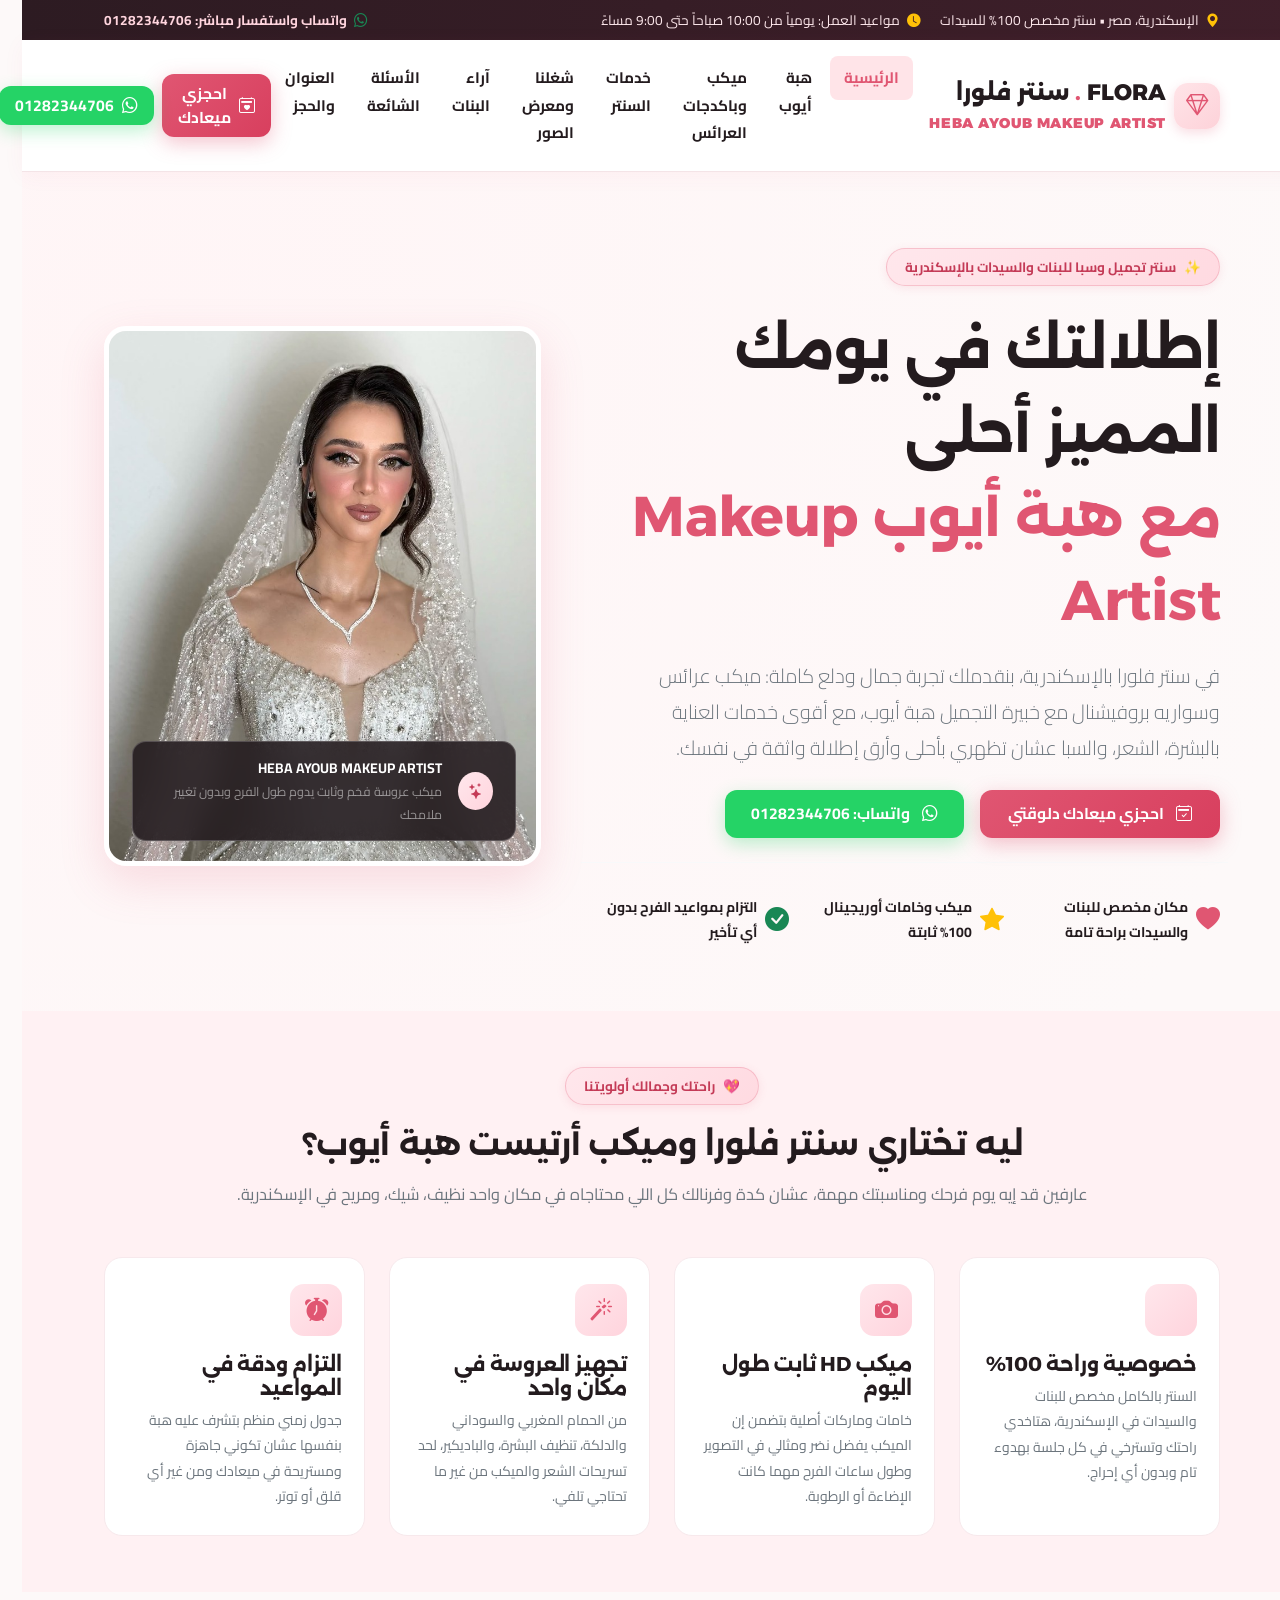
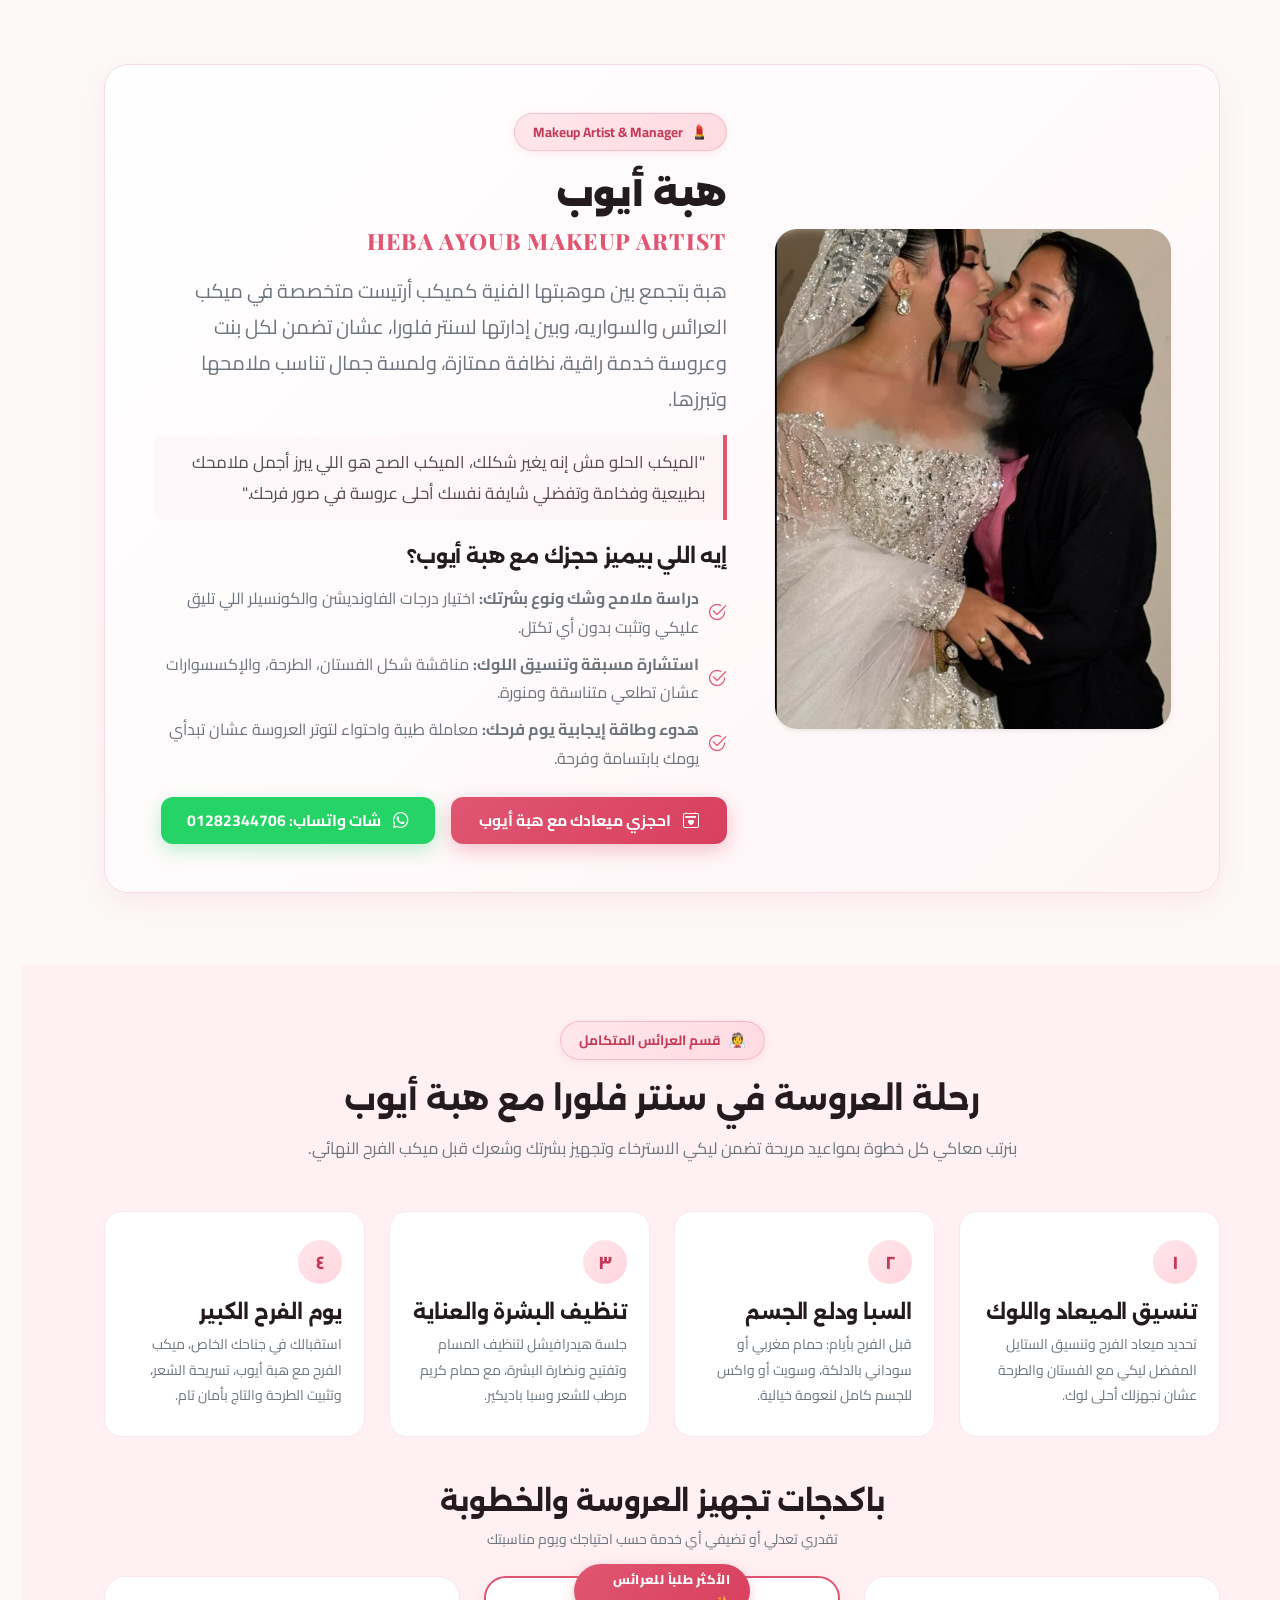
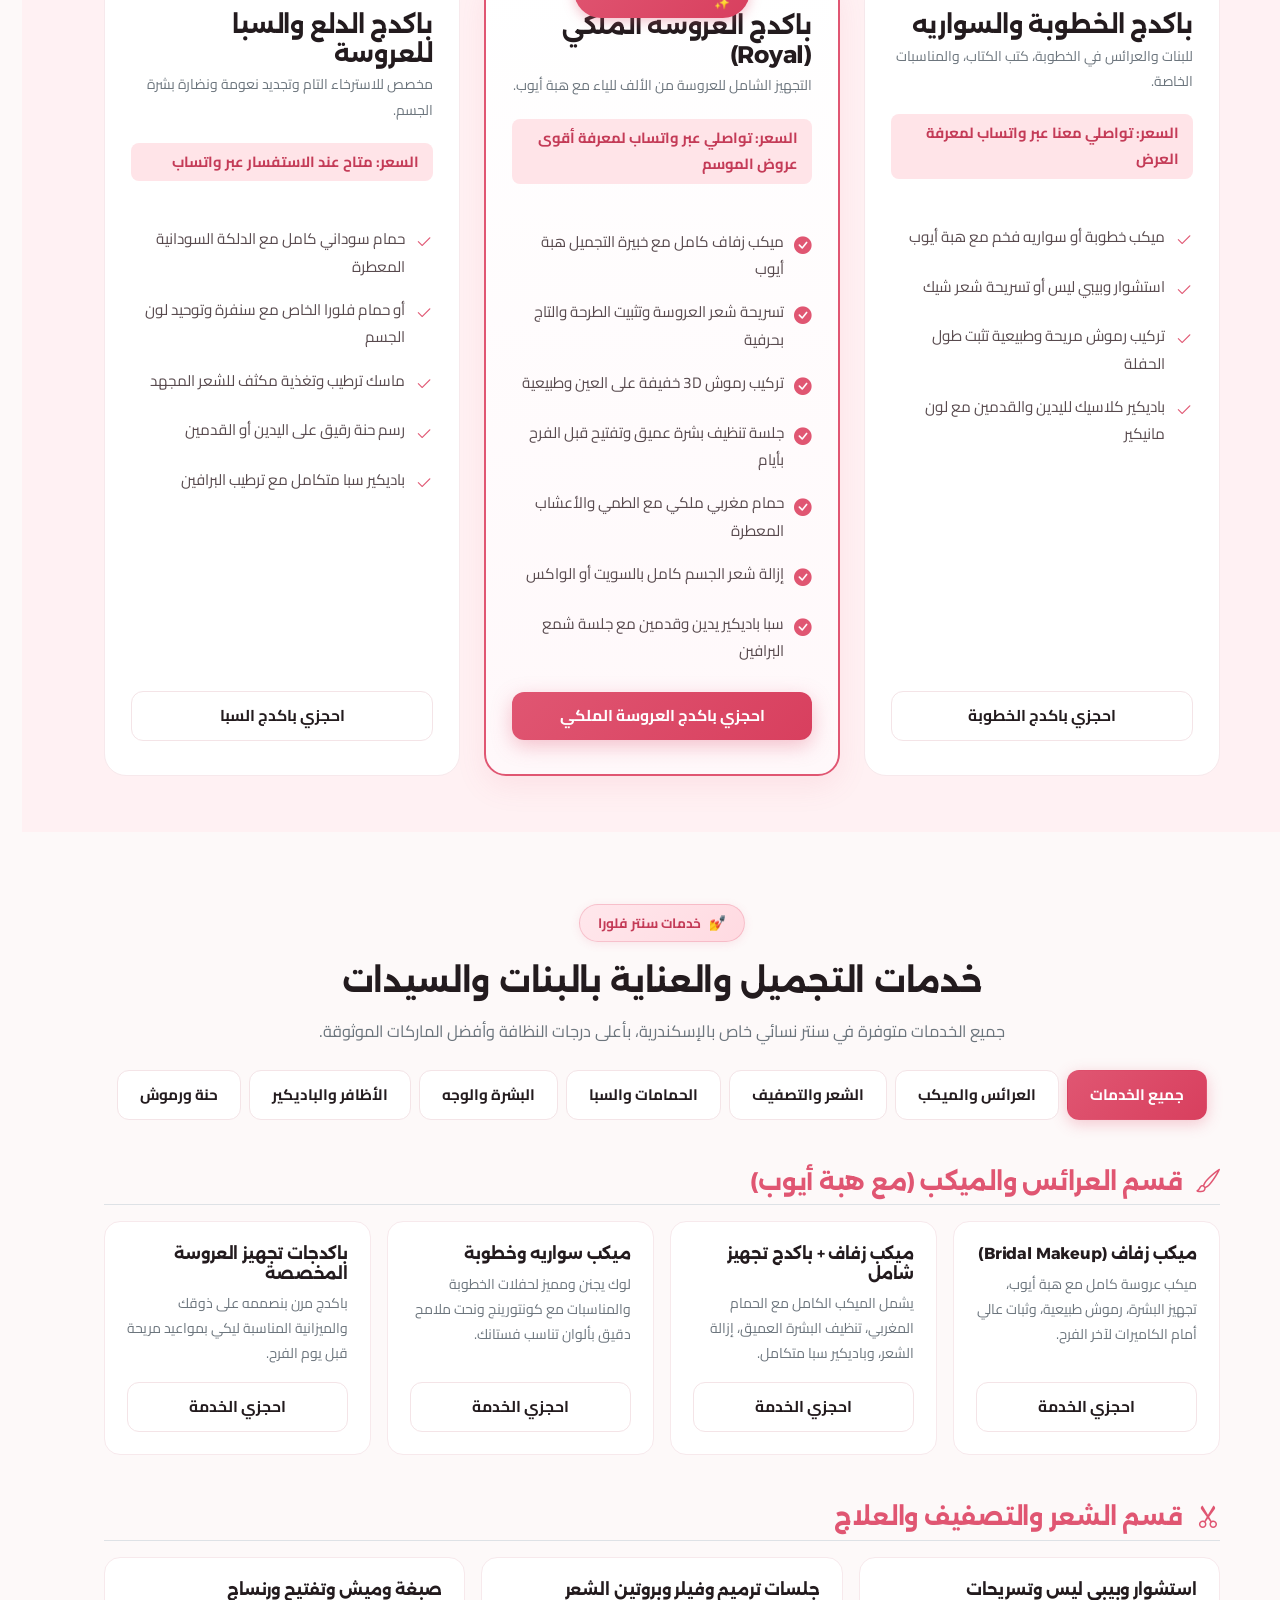
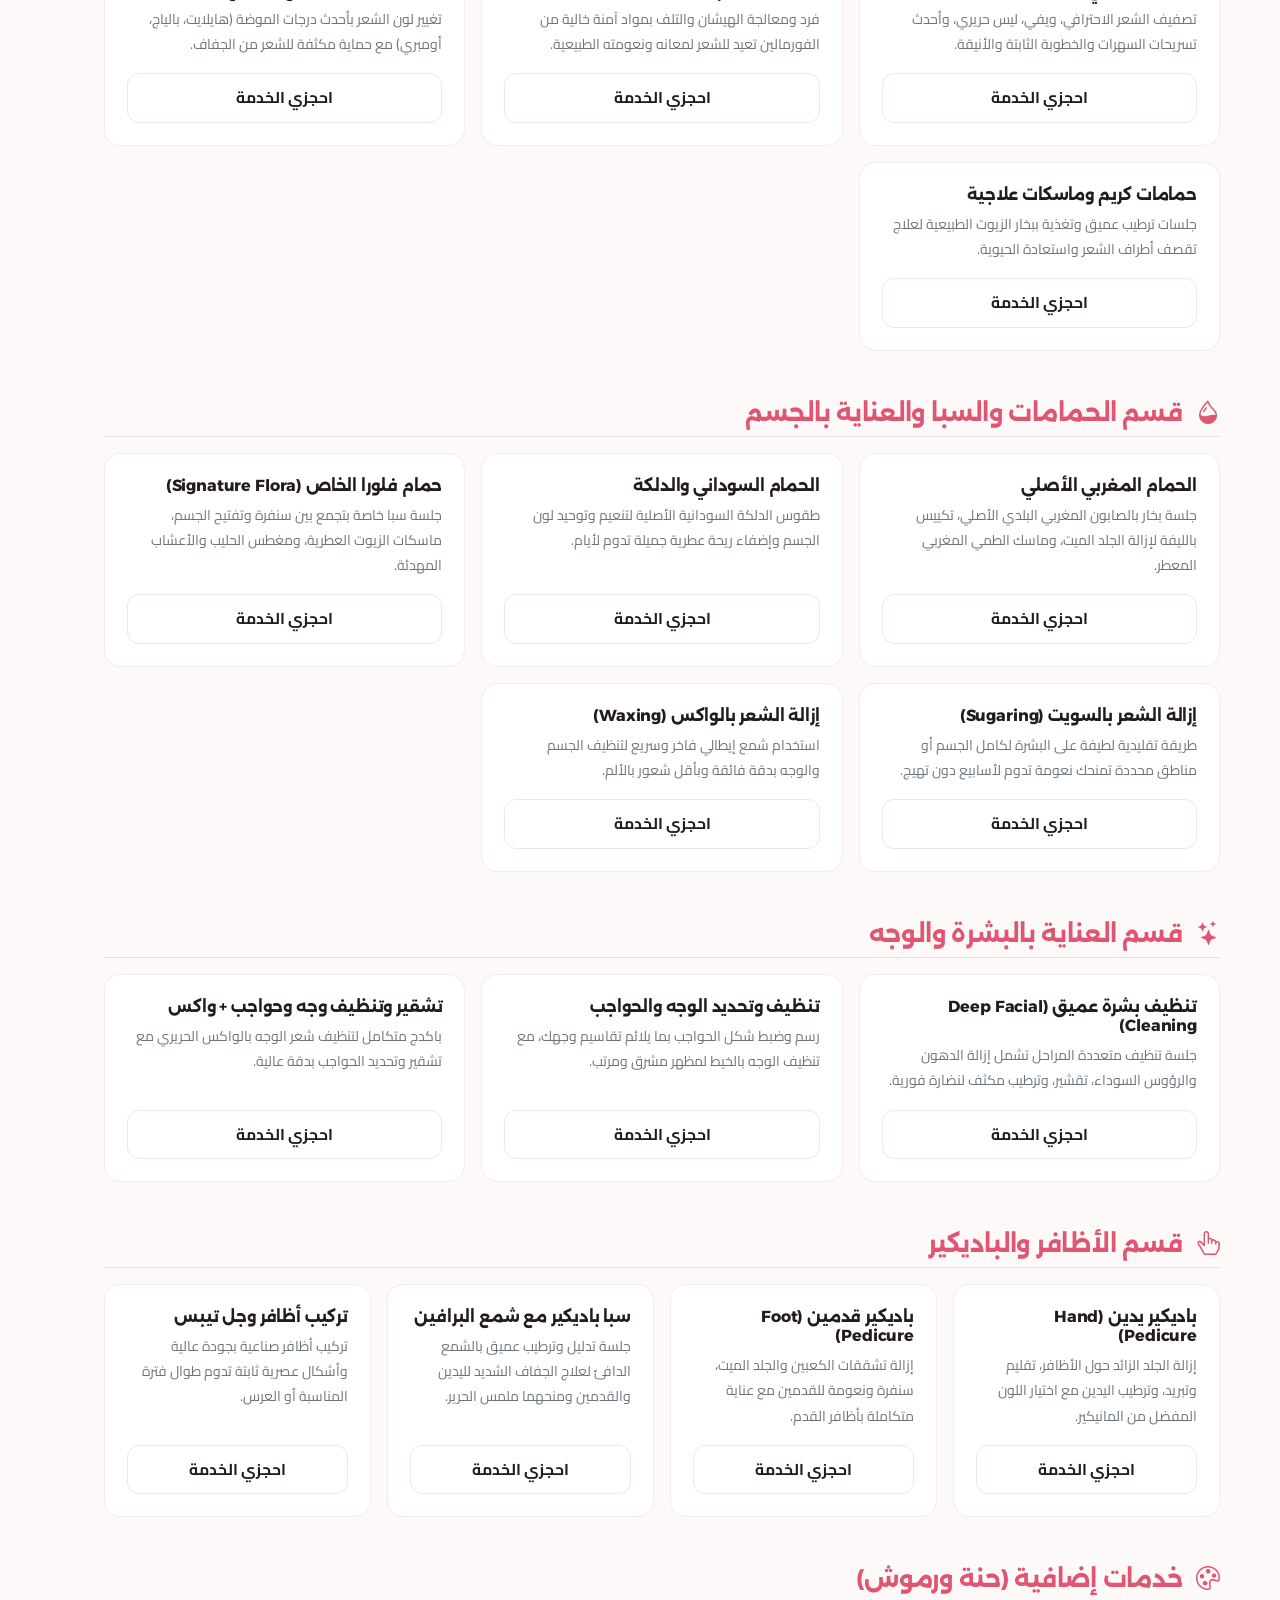
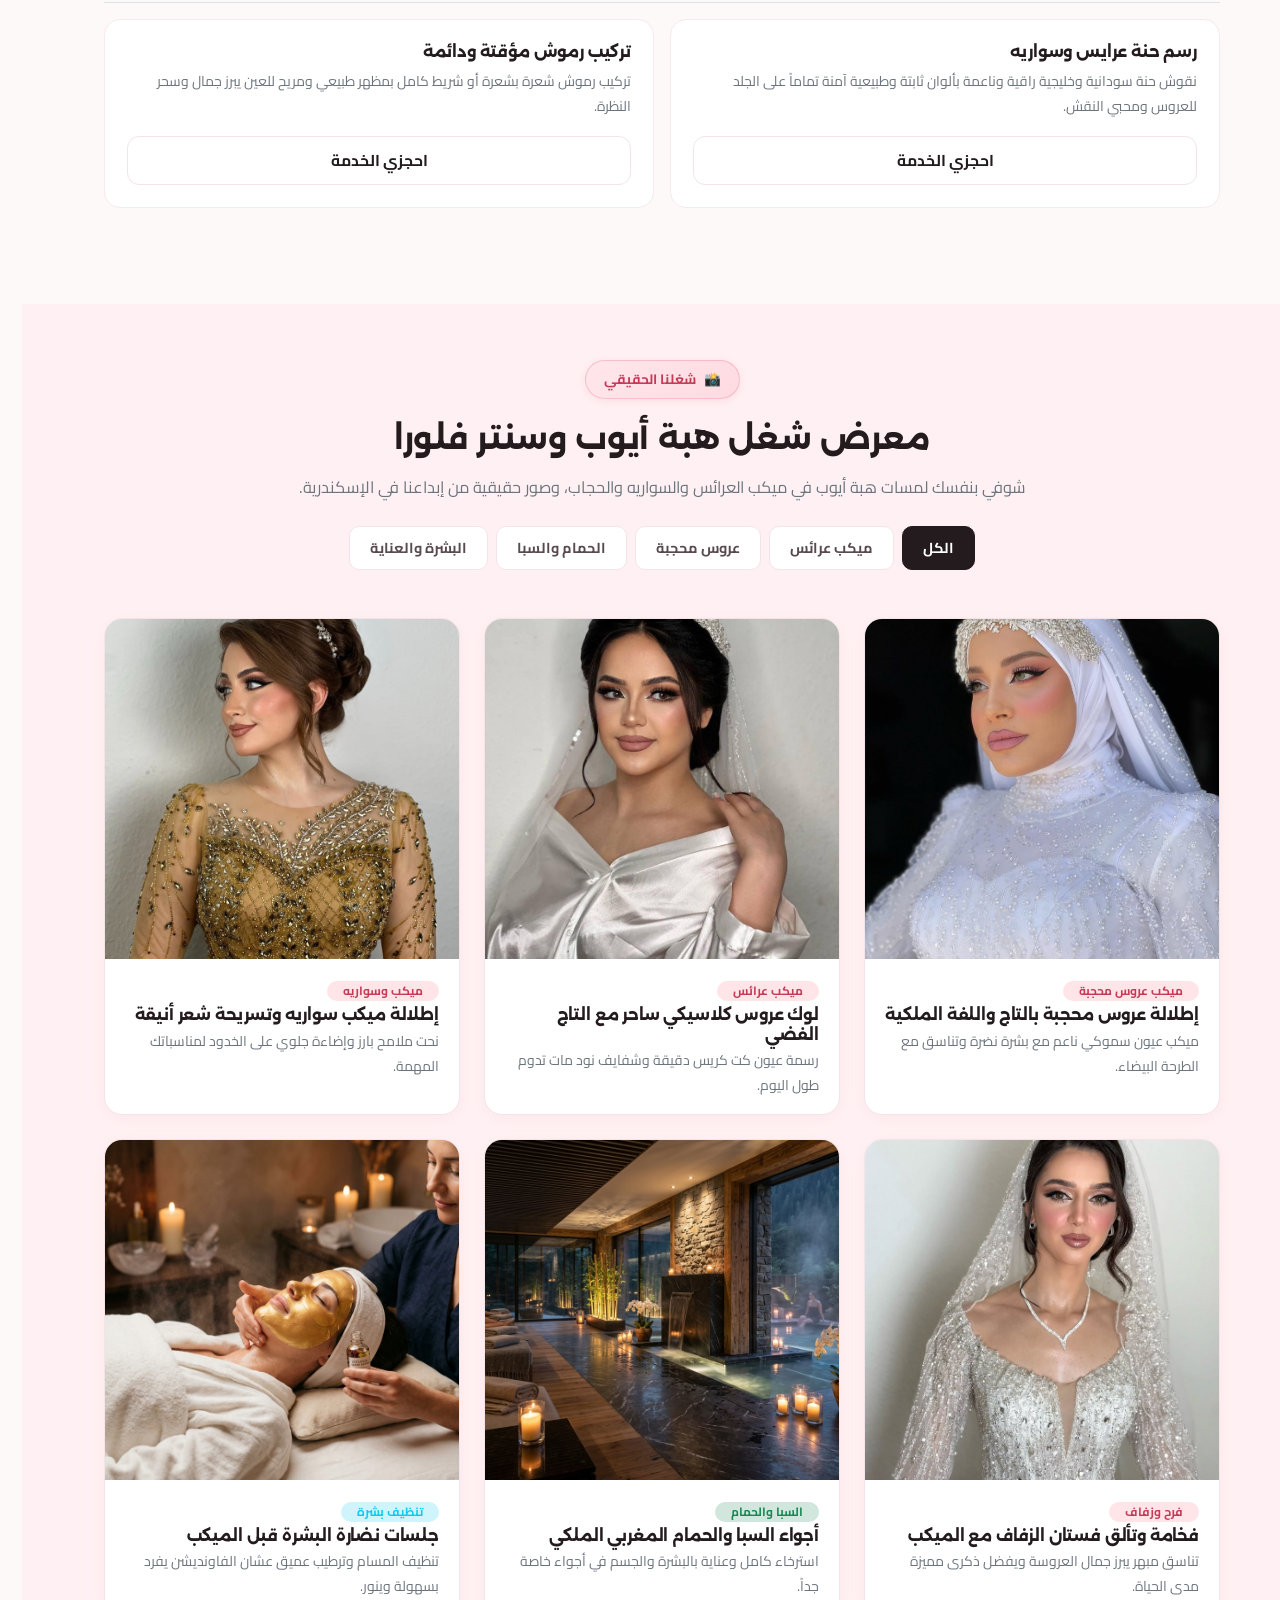
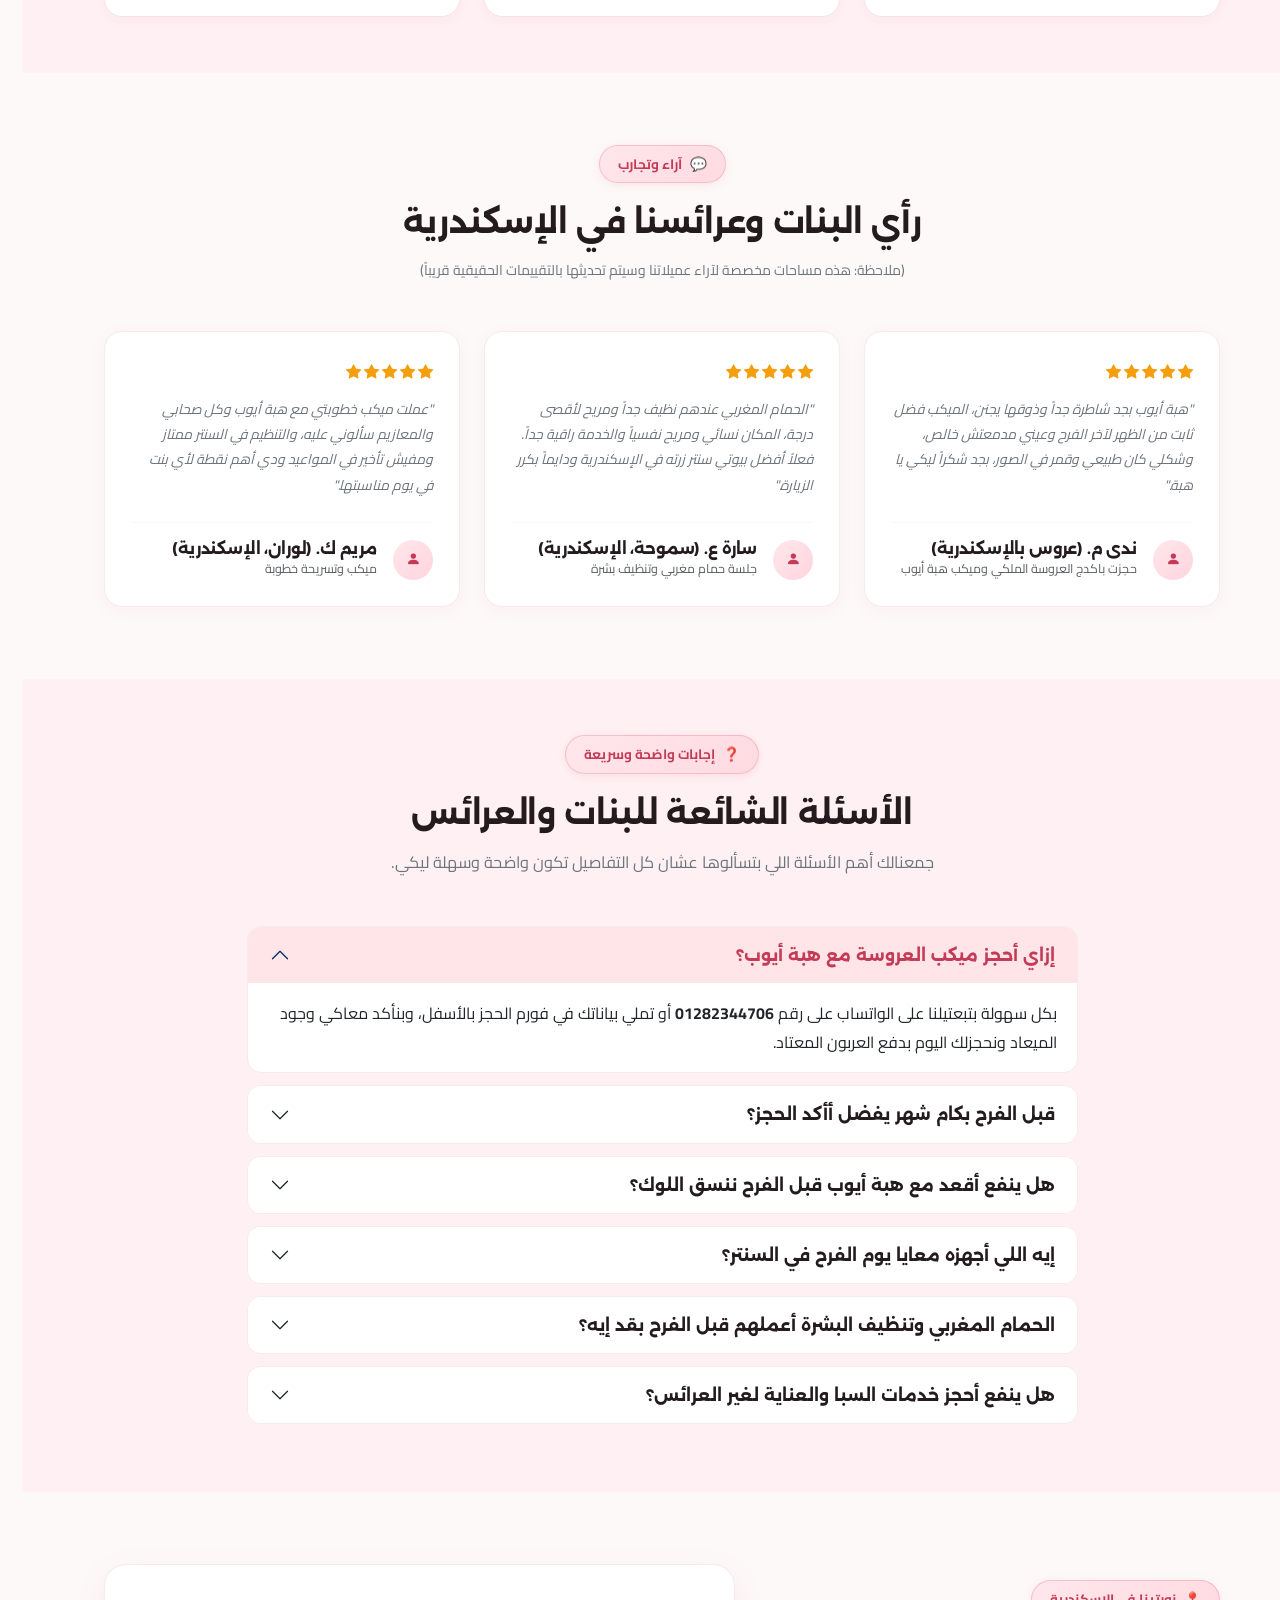
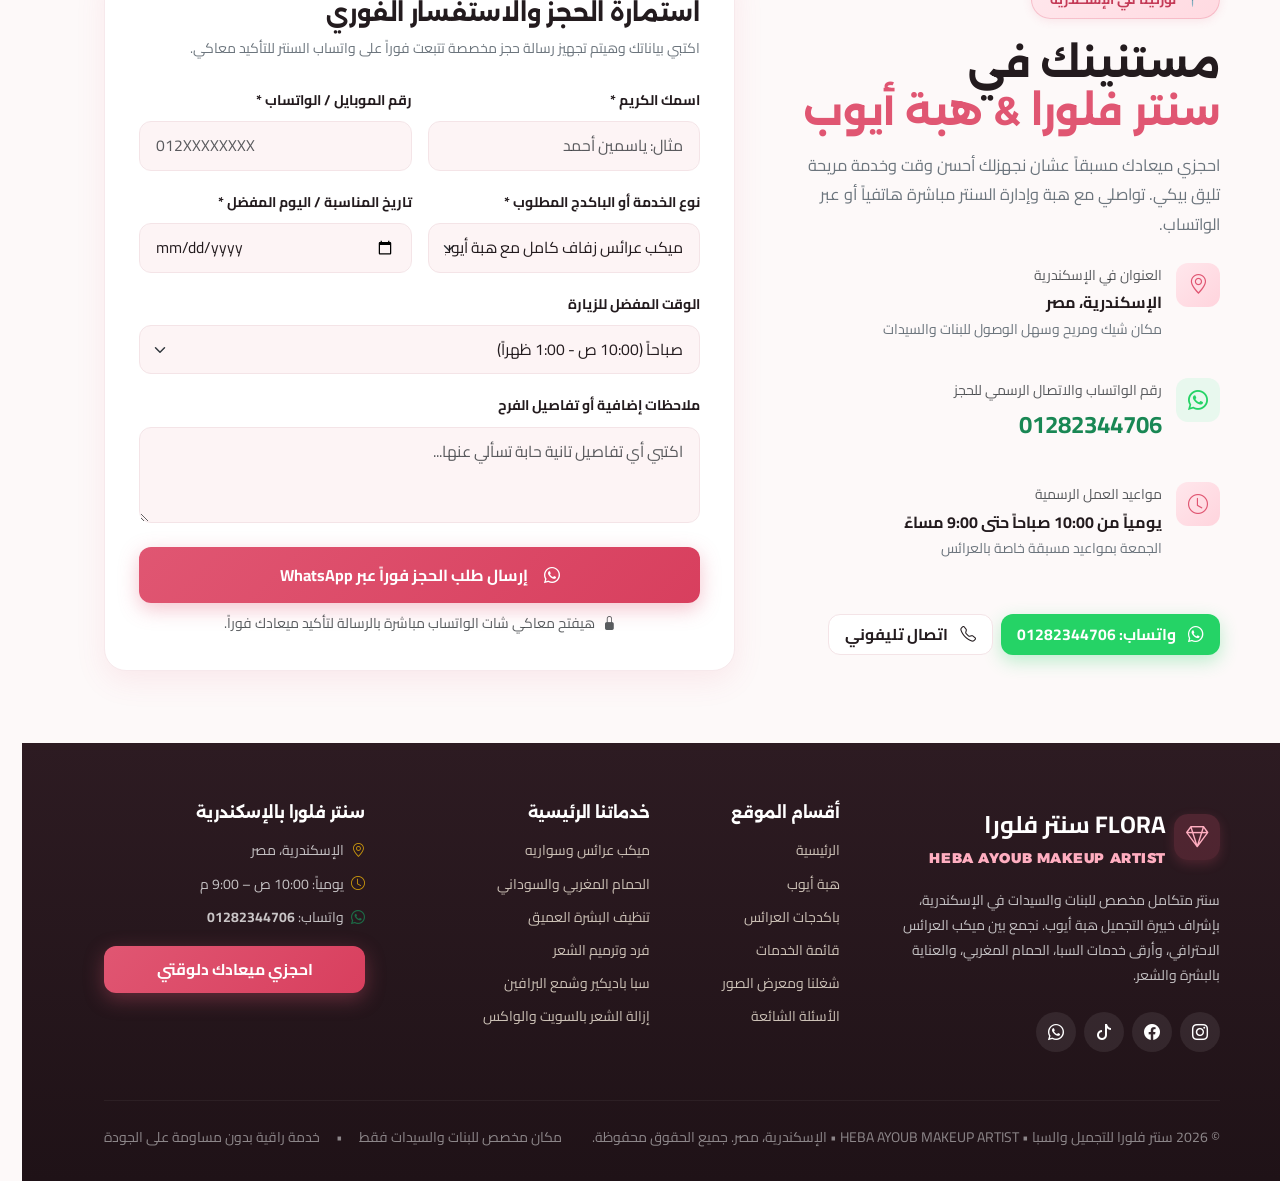
<file: index.html>
<!doctype html>
<html lang="ar" dir="rtl">

<head>
  <meta charset="utf-8">
  <meta name="viewport" content="width=device-width, initial-scale=1">
  <title>سنتر فلورا للتجميل والسبا بالإسكندرية | HEBA AYOUB MAKEUP ARTIST</title>
  <meta name="description" content="سنتر فلورا بالإسكندرية: أحلى لوكات ميكب العرائس والسواريه مع خبيرة التجميل هبة أيوب، باكدجات تجهيز العروسة الشاملة، حمام مغربي وسوداني، عناية بالبشرة والشعر وباديكير في أجواء نسائية مريحة وراقية.">
  <meta name="keywords" content="ميكب عرائس الاسكندرية, هبة ايوب ميكب ارتيست, Heba Ayoub Makeup Artist, بيوتي سنتر اسكندرية, سنتر تجميل سيدات الاسكندرية, حمام مغربي اسكندرية, حمام سوداني اسكندرية, باكدجات عرايس اسكندرية">
  <meta name="author" content="Flora Beauty Center & Heba Ayoub Makeup Artist">

  <!-- Open Graph Metadata للظهور المميز على فيسبوك وإنستغرام وواتساب -->
  <meta property="og:title" content="سنتر فلورا للتجميل والسبا بالإسكندرية | HEBA AYOUB MAKEUP ARTIST">
  <meta property="og:description" content="وجهتك المتكاملة للجمال في الإسكندرية: ميكب عرائس مميز مع هبة أيوب، باكدجات تجهيز العروسة، حمام مغربي وسوداني، وأرقى خدمات العناية بالبنات والسيدات.">
  <meta property="og:type" content="website">
  <meta property="og:locale" content="ar_AR">

  <!-- Google Fonts: Alexandria & Cairo & Playfair Display -->
  <link rel="preconnect" href="https://fonts.googleapis.com">
  <link rel="preconnect" href="https://fonts.gstatic.com" crossorigin>
  <link href="https://fonts.googleapis.com/css2?family=Alexandria:wght@300;400;500;600;700;800;900&family=Cairo:wght@400;600;700;800;900&family=Playfair+Display:ital,wght@0,600;0,800;1,600&display=swap" rel="stylesheet">

  <!-- Bootstrap Icons -->
  <link rel="stylesheet" href="https://cdn.jsdelivr.net/npm/bootstrap-icons@1.11.3/font/bootstrap-icons.min.css">

  <!-- Bootstrap 5 RTL CSS (محلي) -->
  <link rel="stylesheet" href="css/bootstrap.rtl.min.css">

  <!-- Custom Feminine & Girls Aesthetic CSS -->
  <link rel="stylesheet" href="css/style.css">

  <!-- Local Business Schema -->
  <script type="application/ld+json">
  {
    "@context": "https://schema.org",
    "@type": "BeautySalon",
    "name": "سنتر فلورا للتجميل والسبا - Heba Ayoub Makeup Artist",
    "description": "سنتر تجميل وسبا للسيدات بالإسكندرية، ميكب عرائس وسواريه مع هبة أيوب، باكدجات تجهيز العروسة، حمام مغربي وسوداني.",
    "telephone": "+201282344706",
    "address": {
      "@type": "PostalAddress",
      "addressLocality": "Alexandria",
      "addressCountry": "EG"
    }
  }
  </script>
</head>

<body>

  <!-- شريط التنبيه العلوي -->
  <div class="top-notice-bar d-none d-md-block">
    <div class="container d-flex justify-content-between align-items-center">
      <div>
        <span class="me-3"><i class="bi bi-geo-alt-fill text-warning me-1"></i> الإسكندرية، مصر • سنتر مخصص 100% للسيدات</span>
        <span><i class="bi bi-clock-fill text-warning me-1"></i> مواعيد العمل: يومياً من 10:00 صباحاً حتى 9:00 مساءً</span>
      </div>
      <div>
        <a href="https://wa.me/201282344706" target="_blank" class="fw-bold">
          <i class="bi bi-whatsapp text-success me-1"></i> واتساب واستفسار مباشر: 01282344706
        </a>
      </div>
    </div>
  </div>

  <!-- القائمة الرئيسية بتصميم اللوجو الجديد والخط العريض لهبة أيوب -->
  <nav class="navbar navbar-expand-lg sticky-top navbar-flora py-3" id="mainFloraNav">
    <div class="container">
      <a class="navbar-brand d-flex align-items-center gap-2" href="#hero">
        <!-- اللوجو الجديد: أيقونة الألماس والمظهر البناتي الأنيق -->
        <div class="brand-badge-icon">
          <i class="bi bi-gem"></i>
        </div>
        <div>
          <span class="navbar-brand-title">FLORA <span style="color: var(--primary-pink);">.</span> سنتر فلورا</span>
          <span class="brand-heba-bold">HEBA AYOUB MAKEUP ARTIST</span>
        </div>
      </a>

      <button class="navbar-toggler border-0 shadow-none" type="button" data-bs-toggle="collapse" data-bs-target="#floraNavContent" aria-controls="floraNavContent" aria-expanded="false" aria-label="فتح القائمة">
        <i class="bi bi-list fs-1" style="color: var(--primary-pink);"></i>
      </button>

      <div class="collapse navbar-collapse" id="floraNavContent">
        <ul class="navbar-nav mx-auto mb-2 mb-lg-0 gap-lg-1">
          <li class="nav-item">
            <a class="nav-link nav-link-flora active" href="#hero">الرئيسية</a>
          </li>
          <li class="nav-item">
            <a class="nav-link nav-link-flora" href="#heba">هبة أيوب</a>
          </li>
          <li class="nav-item">
            <a class="nav-link nav-link-flora" href="#bridal">ميكب وباكدجات العرائس</a>
          </li>
          <li class="nav-item">
            <a class="nav-link nav-link-flora" href="#services">خدمات السنتر</a>
          </li>
          <li class="nav-item">
            <a class="nav-link nav-link-flora" href="#gallery">شغلنا ومعرض الصور</a>
          </li>
          <li class="nav-item">
            <a class="nav-link nav-link-flora" href="#testimonials">آراء البنات</a>
          </li>
          <li class="nav-item">
            <a class="nav-link nav-link-flora" href="#faq">الأسئلة الشائعة</a>
          </li>
          <li class="nav-item">
            <a class="nav-link nav-link-flora" href="#contact">العنوان والحجز</a>
          </li>
        </ul>

        <div class="d-flex align-items-center gap-2 mt-3 mt-lg-0">
          <a href="#booking" class="btn btn-flora-primary py-2 px-3">
            <i class="bi bi-calendar2-heart"></i>
            <span>احجزي ميعادك</span>
          </a>
          <a href="https://wa.me/201282344706" target="_blank" class="btn btn-flora-whatsapp py-2 px-3" aria-label="WhatsApp">
            <i class="bi bi-whatsapp"></i>
            <span class="d-none d-xl-inline">01282344706</span>
          </a>
        </div>
      </div>
    </div>
  </nav>

  <!-- القسم الرئيسي (Hero Section) بألوان بناتي وصورة حقيقية من شغل هبة -->
  <section class="hero-flora" id="hero">
    <div class="container">
      <div class="row align-items-center g-5 py-3">
        <div class="col-lg-7">
          <div class="badge-pill-girly">
            <span>✨</span>
            <span>سنتر تجميل وسبا للبنات والسيدات بالإسكندرية</span>
          </div>

          <h1 class="display-4 fw-bold mb-3 lh-base">
            إطلالتك في يومك المميز أحلى <br>
            <span style="color: var(--primary-pink);">مع هبة أيوب Makeup Artist</span>
          </h1>

          <p class="lead text-secondary mb-4 pe-lg-4 fs-5">
            في سنتر فلورا بالإسكندرية، بنقدملك تجربة جمال ودلع كاملة: ميكب عرائس وسواريه بروفيشنال مع خبيرة التجميل هبة أيوب، مع أقوى خدمات العناية بالبشرة، الشعر، والسبا عشان تظهري بأحلى وأرق إطلالة واثقة في نفسك.
          </p>

          <div class="d-flex flex-wrap gap-3 mb-4">
            <a href="#booking" class="btn btn-flora-primary btn-lg">
              <i class="bi bi-calendar2-check me-1"></i>
              <span>احجزي ميعادك دلوقتي</span>
            </a>
            <a href="https://wa.me/201282344706?text=%D9%85%D8%B1%D8%AD%D8%A8%D8%A7%D9%8B%20%D8%B3%D9%86%D8%AA%D8%B1%20%D9%81%D9%84%D9%88%D8%B1%D8%A7%20%D9%88%D9%87%D8%A8%D8%A9%20%D8%A3%D9%8A%D9%88%D8%A8%D8%8C%20%D8%AD%D8%A7%D8%A8%D8%A9%20%D8%A3%D8%B3%D8%AA%D9%81%D8%B3%D8%B1%20%D8%B9%D9%86%20%D8%AD%D8%AC%D9%88%D8%B2%D8%A7%D8%AA%20%D9%85%D9%8A%D9%83%D8%A8%20%D8%A7%D9%84%D8%B9%D8%B1%D8%A7%D8%A6%D8%B3%20%D9%88%D8%A7%D9%84%D8%A8%D8%A7%D9%83%D8%AF%D8%AC%D8%A7%D8%AA" target="_blank" class="btn btn-flora-whatsapp btn-lg">
              <i class="bi bi-whatsapp me-1"></i>
              <span>واتساب: 01282344706</span>
            </a>
          </div>

          <!-- مميزات فورية سريعة -->
          <div class="row g-3 pt-3 border-top border-light mt-4">
            <div class="col-sm-4">
              <div class="d-flex align-items-center gap-2">
                <i class="bi bi-heart-fill fs-4" style="color: var(--primary-pink);"></i>
                <div class="small fw-bold text-main">مكان مخصص للبنات والسيدات براحة تامة</div>
              </div>
            </div>
            <div class="col-sm-4">
              <div class="d-flex align-items-center gap-2">
                <i class="bi bi-star-fill text-warning fs-4"></i>
                <div class="small fw-bold text-main">ميكب وخامات أوريجينال 100% ثابتة</div>
              </div>
            </div>
            <div class="col-sm-4">
              <div class="d-flex align-items-center gap-2">
                <i class="bi bi-check-circle-fill text-success fs-4"></i>
                <div class="small fw-bold text-main">التزام بمواعيد الفرح بدون أي تأخير</div>
              </div>
            </div>
          </div>
        </div>

        <div class="col-lg-5">
          <div class="hero-visual-card">
            <!-- الصورة الحقيقية للعروس بفستان الزفاف الفاخر من تصوير شغل هبة أيوب -->
            <img src="assets/images/heba-bride-gown.jpg" alt="عروس متألقة بميكب هبة أيوب بالإسكندرية" class="img-fluid">
            
            <div class="hero-overlay-tag">
              <div class="d-flex align-items-center gap-3">
                <div class="step-number-badge mb-0" style="width: 38px; height: 38px; font-size: 1rem;">
                  <i class="bi bi-stars"></i>
                </div>
                <div>
                  <div class="fw-bold text-white small">HEBA AYOUB MAKEUP ARTIST</div>
                  <div class="text-white-50" style="font-size: 0.78rem;">ميكب عروسة فخم وثابت يدوم طول الفرح وبدون تغيير ملامحك</div>
                </div>
              </div>
            </div>
          </div>
        </div>
      </div>
    </div>
  </section>

  <!-- ليه تختاري سنتر فلورا وميكب أرتيست هبة أيوب؟ -->
  <section class="py-5 bg-warm-section">
    <div class="container py-2">
      <div class="text-center max-w-700 mx-auto mb-5">
        <div class="badge-pill-girly">
          <span>💖</span>
          <span>راحتك وجمالك أولويتنا</span>
        </div>
        <h2 class="fw-bold mb-3">ليه تختاري سنتر فلورا وميكب أرتيست هبة أيوب؟</h2>
        <p class="text-secondary">
          عارفين قد إيه يوم فرحك ومناسبتك مهمة، عشان كدة وفرنالك كل اللي محتاجاه في مكان واحد نظيف، شيك، ومريح في الإسكندرية.
        </p>
      </div>

      <div class="row g-4">
        <div class="col-md-6 col-lg-3">
          <div class="trust-feature-box">
            <div class="trust-icon-wrap">
              <i class="bi bi-shield-heart-fill"></i>
            </div>
            <h4 class="fw-bold fs-5 mb-2">خصوصية وراحة 100%</h4>
            <p class="text-secondary small mb-0">
              السنتر بالكامل مخصص للبنات والسيدات في الإسكندرية، هتاخدي راحتك وتسترخي في كل جلسة بهدوء تام وبدون أي إحراج.
            </p>
          </div>
        </div>

        <div class="col-md-6 col-lg-3">
          <div class="trust-feature-box">
            <div class="trust-icon-wrap">
              <i class="bi bi-camera-fill"></i>
            </div>
            <h4 class="fw-bold fs-5 mb-2">ميكب HD ثابت طول اليوم</h4>
            <p class="text-secondary small mb-0">
              خامات وماركات أصلية بتضمن إن الميكب يفضل نضر ومثالي في التصوير وطول ساعات الفرح مهما كانت الإضاءة أو الرطوبة.
            </p>
          </div>
        </div>

        <div class="col-md-6 col-lg-3">
          <div class="trust-feature-box">
            <div class="trust-icon-wrap">
              <i class="bi bi-magic"></i>
            </div>
            <h4 class="fw-bold fs-5 mb-2">تجهيز العروسة في مكان واحد</h4>
            <p class="text-secondary small mb-0">
              من الحمام المغربي والسوداني والدلكة، تنظيف البشرة، والباديكير، لحد تسريحات الشعر والميكب من غير ما تحتاجي تلفي.
            </p>
          </div>
        </div>

        <div class="col-md-6 col-lg-3">
          <div class="trust-feature-box">
            <div class="trust-icon-wrap">
              <i class="bi bi-alarm-fill"></i>
            </div>
            <h4 class="fw-bold fs-5 mb-2">التزام ودقة في المواعيد</h4>
            <p class="text-secondary small mb-0">
              جدول زمني منظم بتشرف عليه هبة بنفسها عشان تكوني جاهزة ومستريحة في ميعادك ومن غير أي قلق أو توتر.
            </p>
          </div>
        </div>
      </div>
    </div>
  </section>

  <!-- قسم خبيرة التجميل هبة أيوب بالخط العريض (Heba Ayoub Makeup Artist) -->
  <section class="py-5 my-4" id="heba">
    <div class="container">
      <div class="heba-spotlight-box p-4 p-lg-5">
        <div class="row align-items-center g-5">
          <div class="col-lg-5">
            <div class="hero-visual-card shadow-sm border-0">
              <!-- الصورة الحقيقية للعروس مع هبة أيوب (لحظة حب ومشاعر حقيقية) -->
              <img src="assets/images/heba-with-bride.jpg" alt="Heba Ayoub Makeup Artist مع إحدى عرائسها بالإسكندرية" class="img-fluid" style="height: 500px; object-fit: cover;">
            </div>
          </div>
          
          <div class="col-lg-7">
            <div class="badge-pill-girly">
              <span>💄</span>
              <span>Makeup Artist & Manager</span>
            </div>
            
            <h2 class="heba-title-large mb-1">
              هبة أيوب
            </h2>
            <span class="heba-latin-subtitle">HEBA AYOUB MAKEUP ARTIST</span>
            
            <p class="text-secondary fs-5 mb-3">
              هبة بتجمع بين موهبتها الفنية كميكب أرتيست متخصصة في ميكب العرائس والسواريه، وبين إدارتها لسنتر فلورا، عشان تضمن لكل بنت وعروسة خدمة راقية، نظافة ممتازة، ولمسة جمال تناسب ملامحها وتبرزها.
            </p>

            <div class="quote-highlight">
              "الميكب الحلو مش إنه يغير شكلك، الميكب الصح هو اللي يبرز أجمل ملامحك بطبيعية وفخامة وتفضلي شايفة نفسك أحلى عروسة في صور فرحك."
            </div>

            <h5 class="fw-bold mt-4 mb-3 text-main">إيه اللي بيميز حجزك مع هبة أيوب؟</h5>
            
            <ul class="list-unstyled d-flex flex-column gap-2 mb-4 text-secondary">
              <li class="d-flex align-items-center gap-2">
                <i class="bi bi-check2-circle fs-5" style="color: var(--primary-pink);"></i>
                <span><strong>دراسة ملامح وشك ونوع بشرتك:</strong> اختيار درجات الفاونديشن والكونسيلر اللي تليق عليكي وتثبت بدون أي تكتل.</span>
              </li>
              <li class="d-flex align-items-center gap-2">
                <i class="bi bi-check2-circle fs-5" style="color: var(--primary-pink);"></i>
                <span><strong>استشارة مسبقة وتنسيق اللوك:</strong> مناقشة شكل الفستان، الطرحة، والإكسسوارات عشان تطلعي متناسقة ومنورة.</span>
              </li>
              <li class="d-flex align-items-center gap-2">
                <i class="bi bi-check2-circle fs-5" style="color: var(--primary-pink);"></i>
                <span><strong>هدوء وطاقة إيجابية يوم فرحك:</strong> معاملة طيبة واحتواء لتوتر العروسة عشان تبدأي يومك بابتسامة وفرحة.</span>
              </li>
            </ul>

            <div class="d-flex flex-wrap gap-3">
              <a href="#booking" class="btn btn-flora-primary select-service-trigger" data-service-name="ميكب عرائس مع هبة أيوب">
                <i class="bi bi-calendar2-heart me-1"></i>
                <span>احجزي ميعادك مع هبة أيوب</span>
              </a>
              <a href="https://wa.me/201282344706?text=%D9%85%D8%B1%D8%AD%D8%A8%D8%A7%D9%8B%20%D9%87%D8%A8%D8%A9%20%D8%A3%D9%8A%D9%88%D8%A8%D8%8C%20%D8%AD%D8%A7%D8%A8%D8%A9%20%D8%A3%D8%B3%D8%AA%D9%81%D8%B3%D8%B1%20%D8%B9%D9%86%20%D8%AD%D8%AC%D8%B2%20%D9%85%D9%8A%D9%83%D8%A8%20%D8%A7%D9%84%D8%B9%D8%B1%D8%A7%D8%A6%D8%B3" target="_blank" class="btn btn-flora-whatsapp">
                <i class="bi bi-whatsapp me-1"></i>
                <span>شات واتساب: 01282344706</span>
              </a>
            </div>
          </div>
        </div>
      </div>
    </div>
  </section>

  <!-- باكدجات وتجهيز العروسة (Bridal Packages) -->
  <section class="py-5 bg-warm-section" id="bridal">
    <div class="container py-2">
      <div class="text-center max-w-700 mx-auto mb-5">
        <div class="badge-pill-girly">
          <span>👰</span>
          <span>قسم العرائس المتكامل</span>
        </div>
        <h2 class="fw-bold mb-3">رحلة العروسة في سنتر فلورا مع هبة أيوب</h2>
        <p class="text-secondary">
          بنرتب معاكي كل خطوة بمواعيد مريحة تضمن ليكي الاسترخاء وتجهيز بشرتك وشعرك قبل ميكب الفرح النهائي.
        </p>
      </div>

      <!-- خطوات تجهيز العروسة -->
      <div class="row g-4 mb-5">
        <div class="col-md-6 col-lg-3">
          <div class="bridal-step-card">
            <div class="step-number-badge">١</div>
            <h4 class="fw-bold fs-5 mb-2">تنسيق الميعاد واللوك</h4>
            <p class="text-secondary small mb-0">
              تحديد ميعاد الفرح وتنسيق الستايل المفضل ليكي مع الفستان والطرحة عشان نجهزلك أحلى لوك.
            </p>
          </div>
        </div>

        <div class="col-md-6 col-lg-3">
          <div class="bridal-step-card">
            <div class="step-number-badge">٢</div>
            <h4 class="fw-bold fs-5 mb-2">السبا ودلع الجسم</h4>
            <p class="text-secondary small mb-0">
              قبل الفرح بأيام: حمام مغربي أو سوداني بالدلكة، وسويت أو واكس للجسم كامل لنعومة خيالية.
            </p>
          </div>
        </div>

        <div class="col-md-6 col-lg-3">
          <div class="bridal-step-card">
            <div class="step-number-badge">٣</div>
            <h4 class="fw-bold fs-5 mb-2">تنظيف البشرة والعناية</h4>
            <p class="text-secondary small mb-0">
              جلسة هيدرافيشل لتنظيف المسام وتفتيح ونضارة البشرة، مع حمام كريم مرطب للشعر وسبا باديكير.
            </p>
          </div>
        </div>

        <div class="col-md-6 col-lg-3">
          <div class="bridal-step-card">
            <div class="step-number-badge">٤</div>
            <h4 class="fw-bold fs-5 mb-2">يوم الفرح الكبير</h4>
            <p class="text-secondary small mb-0">
              استقبالك في جناحك الخاص، ميكب الفرح مع هبة أيوب، تسريحة الشعر، وتثبيت الطرحة والتاج بأمان تام.
            </p>
          </div>
        </div>
      </div>

      <!-- باكدجات العرائس (Bridal Packages Cards) -->
      <div class="text-center mb-4">
        <h3 class="fw-bold">باكدجات تجهيز العروسة والخطوبة</h3>
        <p class="text-secondary small">تقدري تعدلي أو تضيفي أي خدمة حسب احتياجك ويوم مناسبتك</p>
      </div>

      <div class="row g-4 align-items-stretch">
        <!-- باكدج 1 -->
        <div class="col-lg-4">
          <div class="package-card-flora">
            <h4 class="fw-bold fs-4 mb-1">باكدج الخطوبة والسواريه</h4>
            <div class="small text-secondary mb-2">للبنات والعرائس في الخطوبة، كتب الكتاب، والمناسبات الخاصة.</div>
            
            <div class="package-price-placeholder">
              السعر: تواصلي معنا عبر واتساب لمعرفة العرض
            </div>

            <ul class="package-list">
              <li><i class="bi bi-check2"></i> ميكب خطوبة أو سواريه فخم مع هبة أيوب</li>
              <li><i class="bi bi-check2"></i> استشوار وبيبي ليس أو تسريحة شعر شيك</li>
              <li><i class="bi bi-check2"></i> تركيب رموش مريحة وطبيعية تثبت طول الحفلة</li>
              <li><i class="bi bi-check2"></i> باديكير كلاسيك لليدين والقدمين مع لون مانيكير</li>
            </ul>

            <a href="#booking" class="btn btn-flora-outline w-100 mt-auto select-service-trigger" data-service-name="باكدج الخطوبة والسواريه">
              احجزي باكدج الخطوبة
            </a>
          </div>
        </div>

        <!-- باكدج 2: الباكدج الملكي -->
        <div class="col-lg-4">
          <div class="package-card-flora featured">
            <div class="package-ribbon">الأكثر طلباً للعرائس ✨</div>
            <h4 class="fw-bold fs-4 mb-1">باكدج العروسة الملكي (Royal)</h4>
            <div class="small text-secondary mb-2">التجهيز الشامل للعروسة من الألف للياء مع هبة أيوب.</div>
            
            <div class="package-price-placeholder" style="background-color: var(--primary-pink-light); color: var(--primary-pink-dark);">
              السعر: تواصلي عبر واتساب لمعرفة أقوى عروض الموسم
            </div>

            <ul class="package-list">
              <li><i class="bi bi-check-circle-fill"></i> ميكب زفاف كامل مع خبيرة التجميل هبة أيوب</li>
              <li><i class="bi bi-check-circle-fill"></i> تسريحة شعر العروسة وتثبيت الطرحة والتاج بحرفية</li>
              <li><i class="bi bi-check-circle-fill"></i> تركيب رموش 3D خفيفة على العين وطبيعية</li>
              <li><i class="bi bi-check-circle-fill"></i> جلسة تنظيف بشرة عميق وتفتيح قبل الفرح بأيام</li>
              <li><i class="bi bi-check-circle-fill"></i> حمام مغربي ملكي مع الطمي والأعشاب المعطرة</li>
              <li><i class="bi bi-check-circle-fill"></i> إزالة شعر الجسم كامل بالسويت أو الواكس</li>
              <li><i class="bi bi-check-circle-fill"></i> سبا باديكير يدين وقدمين مع جلسة شمع البرافين</li>
            </ul>

            <a href="#booking" class="btn btn-flora-primary w-100 mt-auto select-service-trigger" data-service-name="باكدج العروسة الملكي">
              احجزي باكدج العروسة الملكي
            </a>
          </div>
        </div>

        <!-- باكدج 3 -->
        <div class="col-lg-4">
          <div class="package-card-flora">
            <h4 class="fw-bold fs-4 mb-1">باكدج الدلع والسبا للعروسة</h4>
            <div class="small text-secondary mb-2">مخصص للاسترخاء التام وتجديد نعومة ونضارة بشرة الجسم.</div>
            
            <div class="package-price-placeholder">
              السعر: متاح عند الاستفسار عبر واتساب
            </div>

            <ul class="package-list">
              <li><i class="bi bi-check2"></i> حمام سوداني كامل مع الدلكة السودانية المعطرة</li>
              <li><i class="bi bi-check2"></i> أو حمام فلورا الخاص مع سنفرة وتوحيد لون الجسم</li>
              <li><i class="bi bi-check2"></i> ماسك ترطيب وتغذية مكثف للشعر المجهد</li>
              <li><i class="bi bi-check2"></i> رسم حنة رقيق على اليدين أو القدمين</li>
              <li><i class="bi bi-check2"></i> باديكير سبا متكامل مع ترطيب البرافين</li>
            </ul>

            <a href="#booking" class="btn btn-flora-outline w-100 mt-auto select-service-trigger" data-service-name="باكدج الدلع والسبا">
              احجزي باكدج السبا
            </a>
          </div>
        </div>
      </div>
    </div>
  </section>

  <!-- دليل خدمات السنتر المتكامل -->
  <section class="py-5 my-4" id="services">
    <div class="container">
      <div class="text-center max-w-700 mx-auto mb-5">
        <div class="badge-pill-girly">
          <span>💅</span>
          <span>خدمات سنتر فلورا</span>
        </div>
        <h2 class="fw-bold mb-3">خدمات التجميل والعناية بالبنات والسيدات</h2>
        <p class="text-secondary">
          جميع الخدمات متوفرة في سنتر نسائي خاص بالإسكندرية، بأعلى درجات النظافة وأفضل الماركات الموثوقة.
        </p>

        <!-- أزرار تصفية الخدمات -->
        <div class="d-flex flex-wrap justify-content-center gap-2 mt-4">
          <button class="services-tab-btn active" data-category="all">جميع الخدمات</button>
          <button class="services-tab-btn" data-category="bridal">العرائس والميكب</button>
          <button class="services-tab-btn" data-category="hair">الشعر والتصفيف</button>
          <button class="services-tab-btn" data-category="body">الحمامات والسبا</button>
          <button class="services-tab-btn" data-category="skin">البشرة والوجه</button>
          <button class="services-tab-btn" data-category="nails">الأظافر والباديكير</button>
          <button class="services-tab-btn" data-category="other">حنة ورموش</button>
        </div>
      </div>

      <!-- مجموعة 1: العرائس والميكب -->
      <div class="service-category-group mb-5" data-category="bridal">
        <h3 class="fw-bold fs-4 mb-3 border-bottom pb-2" style="color: var(--primary-pink);">
          <i class="bi bi-brush me-2"></i> قسم العرائس والميكب (مع هبة أيوب)
        </h3>
        <div class="row g-3">
          <div class="col-md-6 col-lg-3">
            <div class="service-item-row">
              <h5 class="fw-bold fs-6 mb-2">ميكب زفاف (Bridal Makeup)</h5>
              <p class="text-secondary small mb-3 flex-grow-1">ميكب عروسة كامل مع هبة أيوب، تجهيز البشرة، رموش طبيعية، وثبات عالي أمام الكاميرات لآخر الفرح.</p>
              <a href="#booking" class="btn btn-sm btn-flora-outline select-service-trigger mt-auto" data-service-name="ميكب زفاف مع هبة أيوب">احجزي الخدمة</a>
            </div>
          </div>
          <div class="col-md-6 col-lg-3">
            <div class="service-item-row">
              <h5 class="fw-bold fs-6 mb-2">ميكب زفاف + باكدج تجهيز شامل</h5>
              <p class="text-secondary small mb-3 flex-grow-1">يشمل الميكب الكامل مع الحمام المغربي، تنظيف البشرة العميق، إزالة الشعر، وباديكير سبا متكامل.</p>
              <a href="#booking" class="btn btn-sm btn-flora-outline select-service-trigger mt-auto" data-service-name="ميكب زفاف + باكدج تجهيز شامل">احجزي الخدمة</a>
            </div>
          </div>
          <div class="col-md-6 col-lg-3">
            <div class="service-item-row">
              <h5 class="fw-bold fs-6 mb-2">ميكب سواريه وخطوبة</h5>
              <p class="text-secondary small mb-3 flex-grow-1">لوك يجنن ومميز لحفلات الخطوبة والمناسبات مع كونتورينج ونحت ملامح دقيق بألوان تناسب فستانك.</p>
              <a href="#booking" class="btn btn-sm btn-flora-outline select-service-trigger mt-auto" data-service-name="ميكب سواريه وخطوبة">احجزي الخدمة</a>
            </div>
          </div>
          <div class="col-md-6 col-lg-3">
            <div class="service-item-row">
              <h5 class="fw-bold fs-6 mb-2">باكدجات تجهيز العروسة المخصصة</h5>
              <p class="text-secondary small mb-3 flex-grow-1">باكدج مرن بنصممه على ذوقك والميزانية المناسبة ليكي بمواعيد مريحة قبل يوم الفرح.</p>
              <a href="#booking" class="btn btn-sm btn-flora-outline select-service-trigger mt-auto" data-service-name="باكدج عروسة مخصص">احجزي الخدمة</a>
            </div>
          </div>
        </div>
      </div>

      <!-- مجموعة 2: الشعر والتصفيف -->
      <div class="service-category-group mb-5" data-category="hair">
        <h3 class="fw-bold fs-4 mb-3 border-bottom pb-2" style="color: var(--primary-pink);">
          <i class="bi bi-scissors me-2"></i> قسم الشعر والتصفيف والعلاج
        </h3>
        <div class="row g-3">
          <div class="col-md-6 col-lg-4">
            <div class="service-item-row">
              <h5 class="fw-bold fs-6 mb-2">استشوار وبيبي ليس وتسريحات</h5>
              <p class="text-secondary small mb-3 flex-grow-1">تصفيف الشعر الاحترافي، ويفي، ليس حريري، وأحدث تسريحات السهرات والخطوبة الثابتة والأنيقة.</p>
              <a href="#booking" class="btn btn-sm btn-flora-outline select-service-trigger mt-auto" data-service-name="استشوار وتسريحات شعر">احجزي الخدمة</a>
            </div>
          </div>
          <div class="col-md-6 col-lg-4">
            <div class="service-item-row">
              <h5 class="fw-bold fs-6 mb-2">جلسات ترميم وفيلر وبروتين الشعر</h5>
              <p class="text-secondary small mb-3 flex-grow-1">فرد ومعالجة الهيشان والتلف بمواد آمنة خالية من الفورمالين تعيد للشعر لمعانه ونعومته الطبيعية.</p>
              <a href="#booking" class="btn btn-sm btn-flora-outline select-service-trigger mt-auto" data-service-name="ترميم وفرد الشعر">احجزي الخدمة</a>
            </div>
          </div>
          <div class="col-md-6 col-lg-4">
            <div class="service-item-row">
              <h5 class="fw-bold fs-6 mb-2">صبغة وميش وتفتيح ورنساج</h5>
              <p class="text-secondary small mb-3 flex-grow-1">تغيير لون الشعر بأحدث درجات الموضة (هايلايت، بالياج، أومبري) مع حماية مكثفة للشعر من الجفاف.</p>
              <a href="#booking" class="btn btn-sm btn-flora-outline select-service-trigger mt-auto" data-service-name="صبغة وتفتيح شعر">احجزي الخدمة</a>
            </div>
          </div>
          <div class="col-md-6 col-lg-4">
            <div class="service-item-row">
              <h5 class="fw-bold fs-6 mb-2">حمامات كريم وماسكات علاجية</h5>
              <p class="text-secondary small mb-3 flex-grow-1">جلسات ترطيب عميق وتغذية ببخار الزيوت الطبيعية لعلاج تقصف أطراف الشعر واستعادة الحيوية.</p>
              <a href="#booking" class="btn btn-sm btn-flora-outline select-service-trigger mt-auto" data-service-name="حمام كريم وماسكات شعر">احجزي الخدمة</a>
            </div>
          </div>
        </div>
      </div>

      <!-- مجموعة 3: الحمامات والسبا والجسم -->
      <div class="service-category-group mb-5" data-category="body">
        <h3 class="fw-bold fs-4 mb-3 border-bottom pb-2" style="color: var(--primary-pink);">
          <i class="bi bi-droplet-half me-2"></i> قسم الحمامات والسبا والعناية بالجسم
        </h3>
        <div class="row g-3">
          <div class="col-md-6 col-lg-4">
            <div class="service-item-row">
              <h5 class="fw-bold fs-6 mb-2">الحمام المغربي الأصلي</h5>
              <p class="text-secondary small mb-3 flex-grow-1">جلسة بخار بالصابون المغربي البلدي الأصلي، تكييس بالليفة لإزالة الجلد الميت، وماسك الطمي المغربي المعطر.</p>
              <a href="#booking" class="btn btn-sm btn-flora-outline select-service-trigger mt-auto" data-service-name="حمام مغربي">احجزي الخدمة</a>
            </div>
          </div>
          <div class="col-md-6 col-lg-4">
            <div class="service-item-row">
              <h5 class="fw-bold fs-6 mb-2">الحمام السوداني والدلكة</h5>
              <p class="text-secondary small mb-3 flex-grow-1">طقوس الدلكة السودانية الأصلية لتنعيم وتوحيد لون الجسم وإضفاء ريحة عطرية جميلة تدوم لأيام.</p>
              <a href="#booking" class="btn btn-sm btn-flora-outline select-service-trigger mt-auto" data-service-name="حمام سوداني ودلكة">احجزي الخدمة</a>
            </div>
          </div>
          <div class="col-md-6 col-lg-4">
            <div class="service-item-row">
              <h5 class="fw-bold fs-6 mb-2">حمام فلورا الخاص (Signature Flora)</h5>
              <p class="text-secondary small mb-3 flex-grow-1">جلسة سبا خاصة بتجمع بين سنفرة وتفتيح الجسم، ماسكات الزيوت العطرية، ومغطس الحليب والأعشاب المهدئة.</p>
              <a href="#booking" class="btn btn-sm btn-flora-outline select-service-trigger mt-auto" data-service-name="حمام فلورا الخاص">احجزي الخدمة</a>
            </div>
          </div>
          <div class="col-md-6 col-lg-4">
            <div class="service-item-row">
              <h5 class="fw-bold fs-6 mb-2">إزالة الشعر بالسويت (Sugaring)</h5>
              <p class="text-secondary small mb-3 flex-grow-1">طريقة تقليدية لطيفة على البشرة لكامل الجسم أو مناطق محددة تمنحك نعومة تدوم لأسابيع دون تهيج.</p>
              <a href="#booking" class="btn btn-sm btn-flora-outline select-service-trigger mt-auto" data-service-name="إزالة شعر بالسويت">احجزي الخدمة</a>
            </div>
          </div>
          <div class="col-md-6 col-lg-4">
            <div class="service-item-row">
              <h5 class="fw-bold fs-6 mb-2">إزالة الشعر بالواكس (Waxing)</h5>
              <p class="text-secondary small mb-3 flex-grow-1">استخدام شمع إيطالي فاخر وسريع لتنظيف الجسم والوجه بدقة فائقة وبأقل شعور بالألم.</p>
              <a href="#booking" class="btn btn-sm btn-flora-outline select-service-trigger mt-auto" data-service-name="إزالة شعر بالواكس">احجزي الخدمة</a>
            </div>
          </div>
        </div>
      </div>

      <!-- مجموعة 4: البشرة والوجه -->
      <div class="service-category-group mb-5" data-category="skin">
        <h3 class="fw-bold fs-4 mb-3 border-bottom pb-2" style="color: var(--primary-pink);">
          <i class="bi bi-stars me-2"></i> قسم العناية بالبشرة والوجه
        </h3>
        <div class="row g-3">
          <div class="col-md-6 col-lg-4">
            <div class="service-item-row">
              <h5 class="fw-bold fs-6 mb-2">تنظيف بشرة عميق (Deep Facial Cleaning)</h5>
              <p class="text-secondary small mb-3 flex-grow-1">جلسة تنظيف متعددة المراحل تشمل إزالة الدهون والرؤوس السوداء، تقشير، وترطيب مكثف لنضارة فورية.</p>
              <a href="#booking" class="btn btn-sm btn-flora-outline select-service-trigger mt-auto" data-service-name="تنظيف بشرة عميق">احجزي الخدمة</a>
            </div>
          </div>
          <div class="col-md-6 col-lg-4">
            <div class="service-item-row">
              <h5 class="fw-bold fs-6 mb-2">تنظيف وتحديد الوجه والحواجب</h5>
              <p class="text-secondary small mb-3 flex-grow-1">رسم وضبط شكل الحواجب بما يلائم تقاسيم وجهك، مع تنظيف الوجه بالخيط لمظهر مشرق ومرتب.</p>
              <a href="#booking" class="btn btn-sm btn-flora-outline select-service-trigger mt-auto" data-service-name="تنظيف وجه وحواجب">احجزي الخدمة</a>
            </div>
          </div>
          <div class="col-md-6 col-lg-4">
            <div class="service-item-row">
              <h5 class="fw-bold fs-6 mb-2">تشقير وتنظيف وجه وحواجب + واكس</h5>
              <p class="text-secondary small mb-3 flex-grow-1">باكدج متكامل لتنظيف شعر الوجه بالواكس الحريري مع تشقير وتحديد الحواجب بدقة عالية.</p>
              <a href="#booking" class="btn btn-sm btn-flora-outline select-service-trigger mt-auto" data-service-name="تشقير وواكس وجه وحواجب">احجزي الخدمة</a>
            </div>
          </div>
        </div>
      </div>

      <!-- مجموعة 5: الأظافر والباديكير -->
      <div class="service-category-group mb-5" data-category="nails">
        <h3 class="fw-bold fs-4 mb-3 border-bottom pb-2" style="color: var(--primary-pink);">
          <i class="bi bi-hand-index-thumb me-2"></i> قسم الأظافر والباديكير
        </h3>
        <div class="row g-3">
          <div class="col-md-6 col-lg-3">
            <div class="service-item-row">
              <h5 class="fw-bold fs-6 mb-2">باديكير يدين (Hand Pedicure)</h5>
              <p class="text-secondary small mb-3 flex-grow-1">إزالة الجلد الزائد حول الأظافر، تقليم وتبريد، وترطيب اليدين مع اختيار اللون المفضل من المانيكير.</p>
              <a href="#booking" class="btn btn-sm btn-flora-outline select-service-trigger mt-auto" data-service-name="باديكير يدين">احجزي الخدمة</a>
            </div>
          </div>
          <div class="col-md-6 col-lg-3">
            <div class="service-item-row">
              <h5 class="fw-bold fs-6 mb-2">باديكير قدمين (Foot Pedicure)</h5>
              <p class="text-secondary small mb-3 flex-grow-1">إزالة تشققات الكعبين والجلد الميت، سنفرة ونعومة للقدمين مع عناية متكاملة بأظافر القدم.</p>
              <a href="#booking" class="btn btn-sm btn-flora-outline select-service-trigger mt-auto" data-service-name="باديكير قدمين">احجزي الخدمة</a>
            </div>
          </div>
          <div class="col-md-6 col-lg-3">
            <div class="service-item-row">
              <h5 class="fw-bold fs-6 mb-2">سبا باديكير مع شمع البرافين</h5>
              <p class="text-secondary small mb-3 flex-grow-1">جلسة تدليل وترطيب عميق بالشمع الدافئ لعلاج الجفاف الشديد لليدين والقدمين ومنحهما ملمس الحرير.</p>
              <a href="#booking" class="btn btn-sm btn-flora-outline select-service-trigger mt-auto" data-service-name="سبا باديكير وبرافين">احجزي الخدمة</a>
            </div>
          </div>
          <div class="col-md-6 col-lg-3">
            <div class="service-item-row">
              <h5 class="fw-bold fs-6 mb-2">تركيب أظافر وجل تيبس</h5>
              <p class="text-secondary small mb-3 flex-grow-1">تركيب أظافر صناعية بجودة عالية وأشكال عصرية ثابتة تدوم طوال فترة المناسبة أو العرس.</p>
              <a href="#booking" class="btn btn-sm btn-flora-outline select-service-trigger mt-auto" data-service-name="تركيب أظافر">احجزي الخدمة</a>
            </div>
          </div>
        </div>
      </div>

      <!-- مجموعة 6: خدمات أخرى -->
      <div class="service-category-group mb-4" data-category="other">
        <h3 class="fw-bold fs-4 mb-3 border-bottom pb-2" style="color: var(--primary-pink);">
          <i class="bi bi-palette me-2"></i> خدمات إضافية (حنة ورموش)
        </h3>
        <div class="row g-3">
          <div class="col-md-6">
            <div class="service-item-row">
              <h5 class="fw-bold fs-6 mb-2">رسم حنة عرايس وسواريه</h5>
              <p class="text-secondary small mb-3 flex-grow-1">نقوش حنة سودانية وخليجية راقية وناعمة بألوان ثابتة وطبيعية آمنة تماماً على الجلد للعروس ومحبي النقش.</p>
              <a href="#booking" class="btn btn-sm btn-flora-outline select-service-trigger mt-auto" data-service-name="رسم حنة">احجزي الخدمة</a>
            </div>
          </div>
          <div class="col-md-6">
            <div class="service-item-row">
              <h5 class="fw-bold fs-6 mb-2">تركيب رموش مؤقتة ودائمة</h5>
              <p class="text-secondary small mb-3 flex-grow-1">تركيب رموش شعرة بشعرة أو شريط كامل بمظهر طبيعي ومريح للعين يبرز جمال وسحر النظرة.</p>
              <a href="#booking" class="btn btn-sm btn-flora-outline select-service-trigger mt-auto" data-service-name="تركيب رموش">احجزي الخدمة</a>
            </div>
          </div>
        </div>
      </div>
    </div>
  </section>

  <!-- معرض الأعمال الواقعي بالصور الحقيقية التي وفرتيها (Real Gallery) -->
  <section class="py-5 bg-warm-section" id="gallery">
    <div class="container py-2">
      <div class="text-center max-w-700 mx-auto mb-5">
        <div class="badge-pill-girly">
          <span>📸</span>
          <span>شغلنا الحقيقي</span>
        </div>
        <h2 class="fw-bold mb-3">معرض شغل هبة أيوب وسنتر فلورا</h2>
        <p class="text-secondary">
          شوفي بنفسك لمسات هبة أيوب في ميكب العرائس والسواريه والحجاب، وصور حقيقية من إبداعنا في الإسكندرية.
        </p>

        <!-- أزرار تصفية المعرض -->
        <div class="d-flex flex-wrap justify-content-center gap-2 mt-4">
          <button class="gallery-tab-btn active" data-filter="all">الكل</button>
          <button class="gallery-tab-btn" data-filter="bridal">ميكب عرائس</button>
          <button class="gallery-tab-btn" data-filter="veiled">عروس محجبة</button>
          <button class="gallery-tab-btn" data-filter="spa">الحمام والسبا</button>
          <button class="gallery-tab-btn" data-filter="skin">البشرة والعناية</button>
        </div>
      </div>

      <div class="row g-4" id="floraGalleryRow">
        <!-- صورة 1: عروس محجبة بطرحة وتاج (صورة حقيقية) -->
        <div class="col-md-6 col-lg-4 gallery-item-col" data-gallery-cat="veiled">
          <div class="gallery-item-wrapper">
            <div class="gallery-img-box">
              <img src="assets/images/heba-bride-veiled.jpg" alt="ميكب عروس محجبة مع هبة أيوب">
            </div>
            <div class="gallery-caption">
              <span class="badge rounded-pill px-3 py-1 small mb-1" style="background-color: var(--primary-pink-light); color: var(--primary-pink-dark);">ميكب عروس محجبة</span>
              <h5 class="fw-bold fs-6 mb-1 text-main">إطلالة عروس محجبة بالتاج واللفة الملكية</h5>
              <p class="text-secondary small mb-0">ميكب عيون سموكي ناعم مع بشرة نضرة وتناسق مع الطرحة البيضاء.</p>
            </div>
          </div>
        </div>

        <!-- صورة 2: عروس بالتاج الفضي والروب الساتان (صورة حقيقية) -->
        <div class="col-md-6 col-lg-4 gallery-item-col" data-gallery-cat="bridal">
          <div class="gallery-item-wrapper">
            <div class="gallery-img-box">
              <img src="assets/images/heba-bride-crown.jpg" alt="عروس بالتاج واللوك المخملي مع هبة أيوب">
            </div>
            <div class="gallery-caption">
              <span class="badge rounded-pill px-3 py-1 small mb-1" style="background-color: var(--primary-pink-light); color: var(--primary-pink-dark);">ميكب عرائس</span>
              <h5 class="fw-bold fs-6 mb-1 text-main">لوك عروس كلاسيكي ساحر مع التاج الفضي</h5>
              <p class="text-secondary small mb-0">رسمة عيون كت كريس دقيقة وشفايف نود مات تدوم طول اليوم.</p>
            </div>
          </div>
        </div>

        <!-- صورة 3: بروفايل ميكب وتسريحة شعر راقية (صورة حقيقية) -->
        <div class="col-md-6 col-lg-4 gallery-item-col" data-gallery-cat="bridal">
          <div class="gallery-item-wrapper">
            <div class="gallery-img-box">
              <img src="assets/images/heba-bride-1.jpg" alt="ميكب سواريه وعروس مع تسريحة شيك">
            </div>
            <div class="gallery-caption">
              <span class="badge rounded-pill px-3 py-1 small mb-1" style="background-color: var(--primary-pink-light); color: var(--primary-pink-dark);">ميكب وسواريه</span>
              <h5 class="fw-bold fs-6 mb-1 text-main">إطلالة ميكب سواريه وتسريحة شعر أنيقة</h5>
              <p class="text-secondary small mb-0">نحت ملامح بارز وإضاءة جلوي على الخدود لمناسباتك المهمة.</p>
            </div>
          </div>
        </div>

        <!-- صورة 4: عروس فستان الزفاف الفاخر (صورة حقيقية) -->
        <div class="col-md-6 col-lg-4 gallery-item-col" data-gallery-cat="bridal">
          <div class="gallery-item-wrapper">
            <div class="gallery-img-box">
              <img src="assets/images/heba-bride-gown.jpg" alt="عروس الزفاف الملكية هبة أيوب">
            </div>
            <div class="gallery-caption">
              <span class="badge rounded-pill px-3 py-1 small mb-1" style="background-color: var(--primary-pink-light); color: var(--primary-pink-dark);">فرح وزفاف</span>
              <h5 class="fw-bold fs-6 mb-1 text-main">فخامة وتألق فستان الزفاف مع الميكب</h5>
              <p class="text-secondary small mb-0">تناسق مبهر يبرز جمال العروسة ويفضل ذكرى مميزة مدى الحياة.</p>
            </div>
          </div>
        </div>

        <!-- صورة 5: أجواء السبا والحمام المغربي -->
        <div class="col-md-6 col-lg-4 gallery-item-col" data-gallery-cat="spa">
          <div class="gallery-item-wrapper">
            <div class="gallery-img-box">
              <img src="assets/images/flora-spa-hero.jpg" alt="أجواء الحمام المغربي والسبا بسنتر فلورا">
            </div>
            <div class="gallery-caption">
              <span class="badge bg-success-subtle text-success rounded-pill px-3 py-1 small mb-1">السبا والحمام</span>
              <h5 class="fw-bold fs-6 mb-1 text-main">أجواء السبا والحمام المغربي الملكي</h5>
              <p class="text-secondary small mb-0">استرخاء كامل وعناية بالبشرة والجسم في أجواء خاصة جداً.</p>
            </div>
          </div>
        </div>

        <!-- صورة 6: تنظيف البشرة العميق والنضارة -->
        <div class="col-md-6 col-lg-4 gallery-item-col" data-gallery-cat="skin">
          <div class="gallery-item-wrapper">
            <div class="gallery-img-box">
              <img src="assets/images/flora-spa-facial.jpg" alt="جلسات نضارة وتنظيف البشرة">
            </div>
            <div class="gallery-caption">
              <span class="badge bg-info-subtle text-info rounded-pill px-3 py-1 small mb-1">تنظيف بشرة</span>
              <h5 class="fw-bold fs-6 mb-1 text-main">جلسات نضارة البشرة قبل الميكب</h5>
              <p class="text-secondary small mb-0">تنظيف المسام وترطيب عميق عشان الفاونديشن يفرد بسهولة وينور.</p>
            </div>
          </div>
        </div>
      </div>
    </div>
  </section>

  <!-- آراء وتجارب العميلات -->
  <section class="py-5 my-4" id="testimonials">
    <div class="container">
      <div class="text-center max-w-700 mx-auto mb-5">
        <div class="badge-pill-girly">
          <span>💬</span>
          <span>آراء وتجارب</span>
        </div>
        <h2 class="fw-bold mb-3">رأي البنات وعرائسنا في الإسكندرية</h2>
        <p class="text-secondary small">
          (ملاحظة: هذه مساحات مخصصة لآراء عميلاتنا وسيتم تحديثها بالتقييمات الحقيقية قريباً)
        </p>
      </div>

      <div class="row g-4">
        <!-- تقييم 1 -->
        <div class="col-md-6 col-lg-4">
          <div class="testimonial-card-flora">
            <div class="stars-rating">
              <i class="bi bi-star-fill"></i>
              <i class="bi bi-star-fill"></i>
              <i class="bi bi-star-fill"></i>
              <i class="bi bi-star-fill"></i>
              <i class="bi bi-star-fill"></i>
            </div>
            <p class="text-secondary small fst-italic mb-4 flex-grow-1">
              "هبة أيوب بجد شاطرة جداً وذوقها يجنن، الميكب فضل ثابت من الظهر لآخر الفرح وعيني مدمعتش خالص، وشكلي كان طبيعي وقمر في الصور، بجد شكراً ليكي يا هبة."
            </p>
            <div class="d-flex align-items-center gap-3 pt-3 border-top border-light">
              <div class="step-number-badge mb-0" style="width: 40px; height: 40px; font-size: 0.9rem;">
                <i class="bi bi-person-fill"></i>
              </div>
              <div>
                <h6 class="fw-bold mb-0 text-main">ندى م. (عروس بالإسكندرية)</h6>
                <div class="text-muted" style="font-size: 0.78rem;">حجزت باكدج العروسة الملكي وميكب هبة أيوب</div>
              </div>
            </div>
          </div>
        </div>

        <!-- تقييم 2 -->
        <div class="col-md-6 col-lg-4">
          <div class="testimonial-card-flora">
            <div class="stars-rating">
              <i class="bi bi-star-fill"></i>
              <i class="bi bi-star-fill"></i>
              <i class="bi bi-star-fill"></i>
              <i class="bi bi-star-fill"></i>
              <i class="bi bi-star-fill"></i>
            </div>
            <p class="text-secondary small fst-italic mb-4 flex-grow-1">
              "الحمام المغربي عندهم نظيف جداً ومريح لأقصى درجة، المكان نسائي ومريح نفسياً والخدمة راقية جداً. فعلاً أفضل بيوتي سنتر زرته في الإسكندرية ودايماً بكرر الزيارة."
            </p>
            <div class="d-flex align-items-center gap-3 pt-3 border-top border-light">
              <div class="step-number-badge mb-0" style="width: 40px; height: 40px; font-size: 0.9rem;">
                <i class="bi bi-person-fill"></i>
              </div>
              <div>
                <h6 class="fw-bold mb-0 text-main">سارة ع. (سموحة، الإسكندرية)</h6>
                <div class="text-muted" style="font-size: 0.78rem;">جلسة حمام مغربي وتنظيف بشرة</div>
              </div>
            </div>
          </div>
        </div>

        <!-- تقييم 3 -->
        <div class="col-md-6 col-lg-4">
          <div class="testimonial-card-flora">
            <div class="stars-rating">
              <i class="bi bi-star-fill"></i>
              <i class="bi bi-star-fill"></i>
              <i class="bi bi-star-fill"></i>
              <i class="bi bi-star-fill"></i>
              <i class="bi bi-star-fill"></i>
            </div>
            <p class="text-secondary small fst-italic mb-4 flex-grow-1">
              "عملت ميكب خطوبتي مع هبة أيوب وكل صحابي والمعازيم سألوني عليه، والتنظيم في السنتر ممتاز ومفيش تأخير في المواعيد ودي أهم نقطة لأي بنت في يوم مناسبتها."
            </p>
            <div class="d-flex align-items-center gap-3 pt-3 border-top border-light">
              <div class="step-number-badge mb-0" style="width: 40px; height: 40px; font-size: 0.9rem;">
                <i class="bi bi-person-fill"></i>
              </div>
              <div>
                <h6 class="fw-bold mb-0 text-main">مريم ك. (لوران، الإسكندرية)</h6>
                <div class="text-muted" style="font-size: 0.78rem;">ميكب وتسريحة خطوبة</div>
              </div>
            </div>
          </div>
        </div>
      </div>
    </div>
  </section>

  <!-- الأسئلة الشائعة -->
  <section class="py-5 bg-warm-section" id="faq">
    <div class="container py-2">
      <div class="text-center max-w-700 mx-auto mb-5">
        <div class="badge-pill-girly">
          <span>❓</span>
          <span>إجابات واضحة وسريعة</span>
        </div>
        <h2 class="fw-bold mb-3">الأسئلة الشائعة للبنات والعرائس</h2>
        <p class="text-secondary">
          جمعنالك أهم الأسئلة اللي بتسألوها عشان كل التفاصيل تكون واضحة وسهلة ليكي.
        </p>
      </div>

      <div class="row justify-content-center">
        <div class="col-lg-9">
          <div class="accordion accordion-flora" id="floraFaqAccordion">
            <!-- سؤال 1 -->
            <div class="accordion-item">
              <h2 class="accordion-header">
                <button class="accordion-button" type="button" data-bs-toggle="collapse" data-bs-target="#faq1" aria-expanded="true">
                  إزاي أحجز ميكب العروسة مع هبة أيوب؟
                </button>
              </h2>
              <div id="faq1" class="accordion-collapse collapse show" data-bs-parent="#floraFaqAccordion">
                <div class="accordion-body">
                  بكل سهولة بتبعتيلنا على الواتساب على رقم <strong>01282344706</strong> أو تملي بياناتك في فورم الحجز بالأسفل، وبنأكد معاكي وجود الميعاد ونحجزلك اليوم بدفع العربون المعتاد.
                </div>
              </div>
            </div>

            <!-- سؤال 2 -->
            <div class="accordion-item">
              <h2 class="accordion-header">
                <button class="accordion-button collapsed" type="button" data-bs-toggle="collapse" data-bs-target="#faq2">
                  قبل الفرح بكام شهر يفضل أأكد الحجز؟
                </button>
              </h2>
              <div id="faq2" class="accordion-collapse collapse" data-bs-parent="#floraFaqAccordion">
                <div class="accordion-body">
                  عشان تضمني اليوم وميكونش محجوز لعروسة تانية، يفضل تأكدي حجزك قبل الفرح بشهرين لـ 4 شهور أول ما تحددي ميعاد القاعة.
                </div>
              </div>
            </div>

            <!-- سؤال 3 -->
            <div class="accordion-item">
              <h2 class="accordion-header">
                <button class="accordion-button collapsed" type="button" data-bs-toggle="collapse" data-bs-target="#faq3">
                  هل ينفع أقعد مع هبة أيوب قبل الفرح ننسق اللوك؟
                </button>
              </h2>
              <div id="faq3" class="accordion-collapse collapse" data-bs-parent="#floraFaqAccordion">
                <div class="accordion-body">
                  أكيد طبعاً! بنحب نشوف فستانك وشكل الطرحة واللوك اللي في خيالك عشان نحدد أدق التفاصيل ورسمة العيون اللي تليق عليكي وتبرز جمالك.
                </div>
              </div>
            </div>

            <!-- سؤال 4 -->
            <div class="accordion-item">
              <h2 class="accordion-header">
                <button class="accordion-button collapsed" type="button" data-bs-toggle="collapse" data-bs-target="#faq4">
                  إيه اللي أجهزه معايا يوم الفرح في السنتر؟
                </button>
              </h2>
              <div id="faq4" class="accordion-collapse collapse" data-bs-parent="#floraFaqAccordion">
                <div class="accordion-body">
                  بتجيبي فستانك، الطرحة، التاج، والإكسسوارات واللينسز لو حابة تلبسيها. ويستحسن تيجي بروب أو بلوزة بزراير عشان تقلعيها بسهولة بعد الميكب والتسريحة من غير ما يتأثروا.
                </div>
              </div>
            </div>

            <!-- سؤال 5 -->
            <div class="accordion-item">
              <h2 class="accordion-header">
                <button class="accordion-button collapsed" type="button" data-bs-toggle="collapse" data-bs-target="#faq5">
                  الحمام المغربي وتنظيف البشرة أعملهم قبل الفرح بقد إيه؟
                </button>
              </h2>
              <div id="faq5" class="accordion-collapse collapse" data-bs-parent="#floraFaqAccordion">
                <div class="accordion-body">
                  الحمام المغربي والسويت بنفضل يتعملوا قبل الفرح بـ 3 إلى 4 أيام، وتنظيف البشرة العميق قبل الفرح بـ 5 إلى 7 أيام عشان بشرتك تهدى وتكون ناعمة ومشرقة يوم الميكب.
                </div>
              </div>
            </div>

            <!-- سؤال 6 -->
            <div class="accordion-item">
              <h2 class="accordion-header">
                <button class="accordion-button collapsed" type="button" data-bs-toggle="collapse" data-bs-target="#faq6">
                  هل ينفع أحجز خدمات السبا والعناية لغير العرائس؟
                </button>
              </h2>
              <div id="faq6" class="accordion-collapse collapse" data-bs-parent="#floraFaqAccordion">
                <div class="accordion-body">
                  طبعاً! سنتر فلورا مفتوح يومياً لكل البنات والسيدات لجلسات العناية الشهرية (حمام مغربي + تنظيف بشرة + شعر وباديكير) في أي وقت وبحجز مسبق.
                </div>
              </div>
            </div>
          </div>
        </div>
      </div>
    </div>
  </section>

  <!-- الحجز والتواصل برقم الواتساب الجديد 01282344706 -->
  <section class="py-5 my-4" id="contact">
    <div class="container" id="booking">
      <div class="row g-5 align-items-center">
        <!-- كارت تفاصيل التواصل والعنوان -->
        <div class="col-lg-5">
          <div class="badge-pill-girly">
            <span>📍</span>
            <span>نورتينا في الإسكندرية</span>
          </div>
          
          <h2 class="display-6 fw-bold mb-3">
            مستنينك في <br>
            <span style="color: var(--primary-pink);">سنتر فلورا & هبة أيوب</span>
          </h2>
          
          <p class="text-secondary mb-4">
            احجزي ميعادك مسبقاً عشان نجهزلك أحسن وقت وخدمة مريحة تليق بيكي. تواصلي مع هبة وإدارة السنتر مباشرة هاتفياً أو عبر الواتساب.
          </p>

          <div class="d-flex flex-column gap-3 mb-4">
            <div class="info-item-flex">
              <div class="info-icon-box">
                <i class="bi bi-geo-alt"></i>
              </div>
              <div>
                <div class="small text-muted">العنوان في الإسكندرية</div>
                <div class="fw-bold text-main">الإسكندرية، مصر</div>
                <div class="small text-secondary">مكان شيك ومريح وسهل الوصول للبنات والسيدات</div>
              </div>
            </div>

            <div class="info-item-flex">
              <div class="info-icon-box" style="background: #E8F8EE; color: #25D366;">
                <i class="bi bi-whatsapp"></i>
              </div>
              <div>
                <div class="small text-muted">رقم الواتساب والاتصال الرسمي للحجز</div>
                <a href="https://wa.me/201282344706" target="_blank" class="fw-bold fs-4 text-success dir-ltr d-inline-block">
                  01282344706
                </a>
              </div>
            </div>

            <div class="info-item-flex">
              <div class="info-icon-box">
                <i class="bi bi-clock"></i>
              </div>
              <div>
                <div class="small text-muted">مواعيد العمل الرسمية</div>
                <div class="fw-bold text-main">يومياً من 10:00 صباحاً حتى 9:00 مساءً</div>
                <div class="small text-secondary">الجمعة بمواعيد مسبقة خاصة بالعرائس</div>
              </div>
            </div>
          </div>

          <div class="d-flex gap-2 pt-2">
            <a href="https://wa.me/201282344706" target="_blank" class="btn btn-flora-whatsapp py-2 px-3">
              <i class="bi bi-whatsapp me-1"></i>
              <span>واتساب: 01282344706</span>
            </a>
            <a href="tel:01282344706" class="btn btn-flora-outline py-2 px-3">
              <i class="bi bi-telephone me-1"></i>
              <span>اتصال تليفوني</span>
            </a>
          </div>
        </div>

        <!-- استمارة الحجز المباشر المحولة لواتساب 01282344706 -->
        <div class="col-lg-7">
          <div class="booking-form-card">
            <h3 class="fw-bold fs-4 mb-2">استمارة الحجز والاستفسار الفوري</h3>
            <p class="text-secondary small mb-4">
              اكتبي بياناتك وهيتم تجهيز رسالة حجز مخصصة تتبعت فوراً على واتساب السنتر للتأكيد معاكي.
            </p>

            <form id="floraBookingForm">
              <div class="row g-3">
                <div class="col-md-6">
                  <label for="clientName" class="form-label text-main small fw-bold">اسمك الكريم *</label>
                  <input type="text" class="form-control form-control-flora" id="clientName" placeholder="مثال: ياسمين أحمد" required>
                </div>
                
                <div class="col-md-6">
                  <label for="clientPhone" class="form-label text-main small fw-bold">رقم الموبايل / الواتساب *</label>
                  <input type="tel" class="form-control form-control-flora" id="clientPhone" placeholder="012XXXXXXXX" required>
                </div>

                <div class="col-md-6">
                  <label for="bookingServiceSelect" class="form-label text-main small fw-bold">نوع الخدمة أو الباكدج المطلوب *</label>
                  <select class="form-select form-select-flora" id="bookingServiceSelect" required>
                    <option value="ميكب عرائس زفاف كامل مع هبة أيوب" selected>ميكب عرائس زفاف كامل مع هبة أيوب</option>
                    <option value="باكدج العروسة الملكي الشامل">باكدج العروسة الملكي الشامل (ميكب + سبا)</option>
                    <option value="ميكب سواريه أو خطوبة مع هبة أيوب">ميكب سواريه أو خطوبة مع هبة أيوب</option>
                    <option value="حمام مغربي أو سوداني">حمام مغربي أو سوداني</option>
                    <option value="تنظيف بشرة عميق">تنظيف بشرة عميق</option>
                    <option value="خدمات الشعر (فرد/صبغة/استشوار)">خدمات الشعر (فرد / صبغة / تسريحة)</option>
                    <option value="باديكير وسبا وبرافين">باديكير وسبا وبرافين</option>
                    <option value="إزالة شعر (سويت / واكس)">إزالة شعر (سويت / واكس)</option>
                    <option value="استشارة وباكدج مخصص للعروس">استشارة وباكدج مخصص للعروس</option>
                    <option value="خدمة أخرى">خدمة أخرى</option>
                  </select>
                </div>

                <div class="col-md-6">
                  <label for="preferredDate" class="form-label text-main small fw-bold">تاريخ المناسبة / اليوم المفضل *</label>
                  <input type="date" class="form-control form-control-flora" id="preferredDate" required>
                </div>

                <div class="col-12">
                  <label for="preferredTime" class="form-label text-main small fw-bold">الوقت المفضل للزيارة</label>
                  <select class="form-select form-select-flora" id="preferredTime">
                    <option value="صباحاً (10 ص - 1 ظهراً)">صباحاً (10:00 ص - 1:00 ظهراً)</option>
                    <option value="ظهراً (1 ظهراً - 5 عصراً)">ظهراً (1:00 ظهراً - 5:00 عصراً)</option>
                    <option value="مساءً (5 عصراً - 9 مساءً)">مساءً (5:00 عصراً - 9:00 مساءً)</option>
                  </select>
                </div>

                <div class="col-12">
                  <label for="additionalNotes" class="form-label text-main small fw-bold">ملاحظات إضافية أو تفاصيل الفرح</label>
                  <textarea class="form-control form-control-flora" id="additionalNotes" rows="3" placeholder="اكتبي أي تفاصيل تانية حابة تسألي عنها..."></textarea>
                </div>

                <div class="col-12 mt-4">
                  <button type="submit" class="btn btn-flora-primary w-100 py-3 fs-6">
                    <i class="bi bi-whatsapp me-2"></i>
                    <span>إرسال طلب الحجز فوراً عبر WhatsApp</span>
                  </button>
                  <div class="text-center text-muted small mt-2">
                    <i class="bi bi-lock-fill me-1"></i> هيفتح معاكي شات الواتساب مباشرة بالرسالة لتأكيد ميعادك فوراً.
                  </div>
                </div>
              </div>
            </form>
          </div>
        </div>
      </div>
    </div>
  </section>

  <!-- شريط التثبيت على الموبايل -->
  <div class="mobile-sticky-cta" aria-label="شريط الحجز السريع للهواتف">
    <a href="tel:01282344706" class="btn btn-flora-outline">
      <i class="bi bi-telephone-fill"></i>
      <span>اتصال</span>
    </a>
    <a href="https://wa.me/201282344706?text=%D9%85%D8%B1%D8%AD%D8%A8%D8%A7%D9%8B%20%D8%B3%D9%86%D8%AA%D8%B1%20%D9%81%D9%84%D9%88%D8%B1%D8%A7%20%D9%88%D9%87%D8%A8%D8%A9%20%D8%A3%D9%8A%D9%88%D8%A8%D8%8C%20%D8%AD%D8%A7%D8%A8%D8%A9%20%D8%A3%D8%B3%D8%AA%D9%81%D8%B3%D8%B1%20%D8%B9%D9%86%20%D8%AD%D8%AC%D8%B2%20%D9%85%D9%88%D8%B9%D8%AF" target="_blank" class="btn btn-flora-whatsapp">
      <i class="bi bi-whatsapp"></i>
      <span>احجزي عبر WhatsApp</span>
    </a>
  </div>

  <!-- تذييل الصفحة (Footer) -->
  <footer class="footer-flora">
    <div class="container">
      <div class="row g-4 justify-content-between mb-5">
        <div class="col-lg-4">
          <div class="d-flex align-items-center gap-2 mb-3">
            <div class="brand-badge-icon" style="background: rgba(224, 86, 114, 0.2); color: #FFAEC0;">
              <i class="bi bi-gem"></i>
            </div>
            <div>
              <span class="fs-4 fw-bold text-white d-block">FLORA سنتر فلورا</span>
              <span class="brand-heba-bold" style="color: #FFAEC0;">HEBA AYOUB MAKEUP ARTIST</span>
            </div>
          </div>
          <p class="small pe-lg-4 mb-4 text-light opacity-75">
            سنتر متكامل مخصص للبنات والسيدات في الإسكندرية، بإشراف خبيرة التجميل هبة أيوب. نجمع بين ميكب العرائس الاحترافي، وأرقى خدمات السبا، الحمام المغربي، والعناية بالبشرة والشعر.
          </p>
          <div class="d-flex gap-2">
            <a href="https://instagram.com/" target="_blank" class="footer-social-icon" aria-label="Instagram"><i class="bi bi-instagram"></i></a>
            <a href="https://facebook.com/" target="_blank" class="footer-social-icon" aria-label="Facebook"><i class="bi bi-facebook"></i></a>
            <a href="https://tiktok.com/" target="_blank" class="footer-social-icon" aria-label="TikTok"><i class="bi bi-tiktok"></i></a>
            <a href="https://wa.me/201282344706" target="_blank" class="footer-social-icon" aria-label="WhatsApp"><i class="bi bi-whatsapp"></i></a>
          </div>
        </div>

        <div class="col-6 col-lg-2">
          <h6 class="text-white fw-bold mb-3">أقسام الموقع</h6>
          <ul class="list-unstyled small d-flex flex-column gap-2 mb-0">
            <li><a href="#hero">الرئيسية</a></li>
            <li><a href="#heba">هبة أيوب</a></li>
            <li><a href="#bridal">باكدجات العرائس</a></li>
            <li><a href="#services">قائمة الخدمات</a></li>
            <li><a href="#gallery">شغلنا ومعرض الصور</a></li>
            <li><a href="#faq">الأسئلة الشائعة</a></li>
          </ul>
        </div>

        <div class="col-6 col-lg-3">
          <h6 class="text-white fw-bold mb-3">خدماتنا الرئيسية</h6>
          <ul class="list-unstyled small d-flex flex-column gap-2 mb-0">
            <li><a href="#services">ميكب عرائس وسواريه</a></li>
            <li><a href="#services">الحمام المغربي والسوداني</a></li>
            <li><a href="#services">تنظيف البشرة العميق</a></li>
            <li><a href="#services">فرد وترميم الشعر</a></li>
            <li><a href="#services">سبا باديكير وشمع البرافين</a></li>
            <li><a href="#services">إزالة الشعر بالسويت والواكس</a></li>
          </ul>
        </div>

        <div class="col-lg-3">
          <h6 class="text-white fw-bold mb-3">سنتر فلورا بالإسكندرية</h6>
          <p class="small mb-2 text-light opacity-75">
            <i class="bi bi-geo-alt me-1 text-warning"></i> الإسكندرية، مصر
          </p>
          <p class="small mb-2 text-light opacity-75">
            <i class="bi bi-clock me-1 text-warning"></i> يومياً: 10:00 ص – 9:00 م
          </p>
          <p class="small mb-3 text-light opacity-75">
            <i class="bi bi-whatsapp me-1 text-success"></i> واتساب: <span class="dir-ltr text-white fw-bold">01282344706</span>
          </p>
          <a href="#booking" class="btn btn-sm btn-flora-primary w-100">احجزي ميعادك دلوقتي</a>
        </div>
      </div>

      <div class="d-flex flex-column flex-md-row justify-content-between align-items-center pt-4 border-top border-light border-opacity-10 small text-light opacity-50">
        <div>&copy; 2026 سنتر فلورا للتجميل والسبا • HEBA AYOUB MAKEUP ARTIST • الإسكندرية، مصر. جميع الحقوق محفوظة.</div>
        <div class="d-flex gap-3 mt-3 mt-md-0">
          <span>مكان مخصص للبنات والسيدات فقط</span>
          <span>•</span>
          <span>خدمة راقية بدون مساومة على الجودة</span>
        </div>
      </div>
    </div>
  </footer>

  <!-- Bootstrap Bundle JS (محلي) -->
  <script src="js/bootstrap.bundle.min.js"></script>

  <!-- Custom Main JS -->
  <script src="js/main.js"></script>
</body>

</html>
</file>
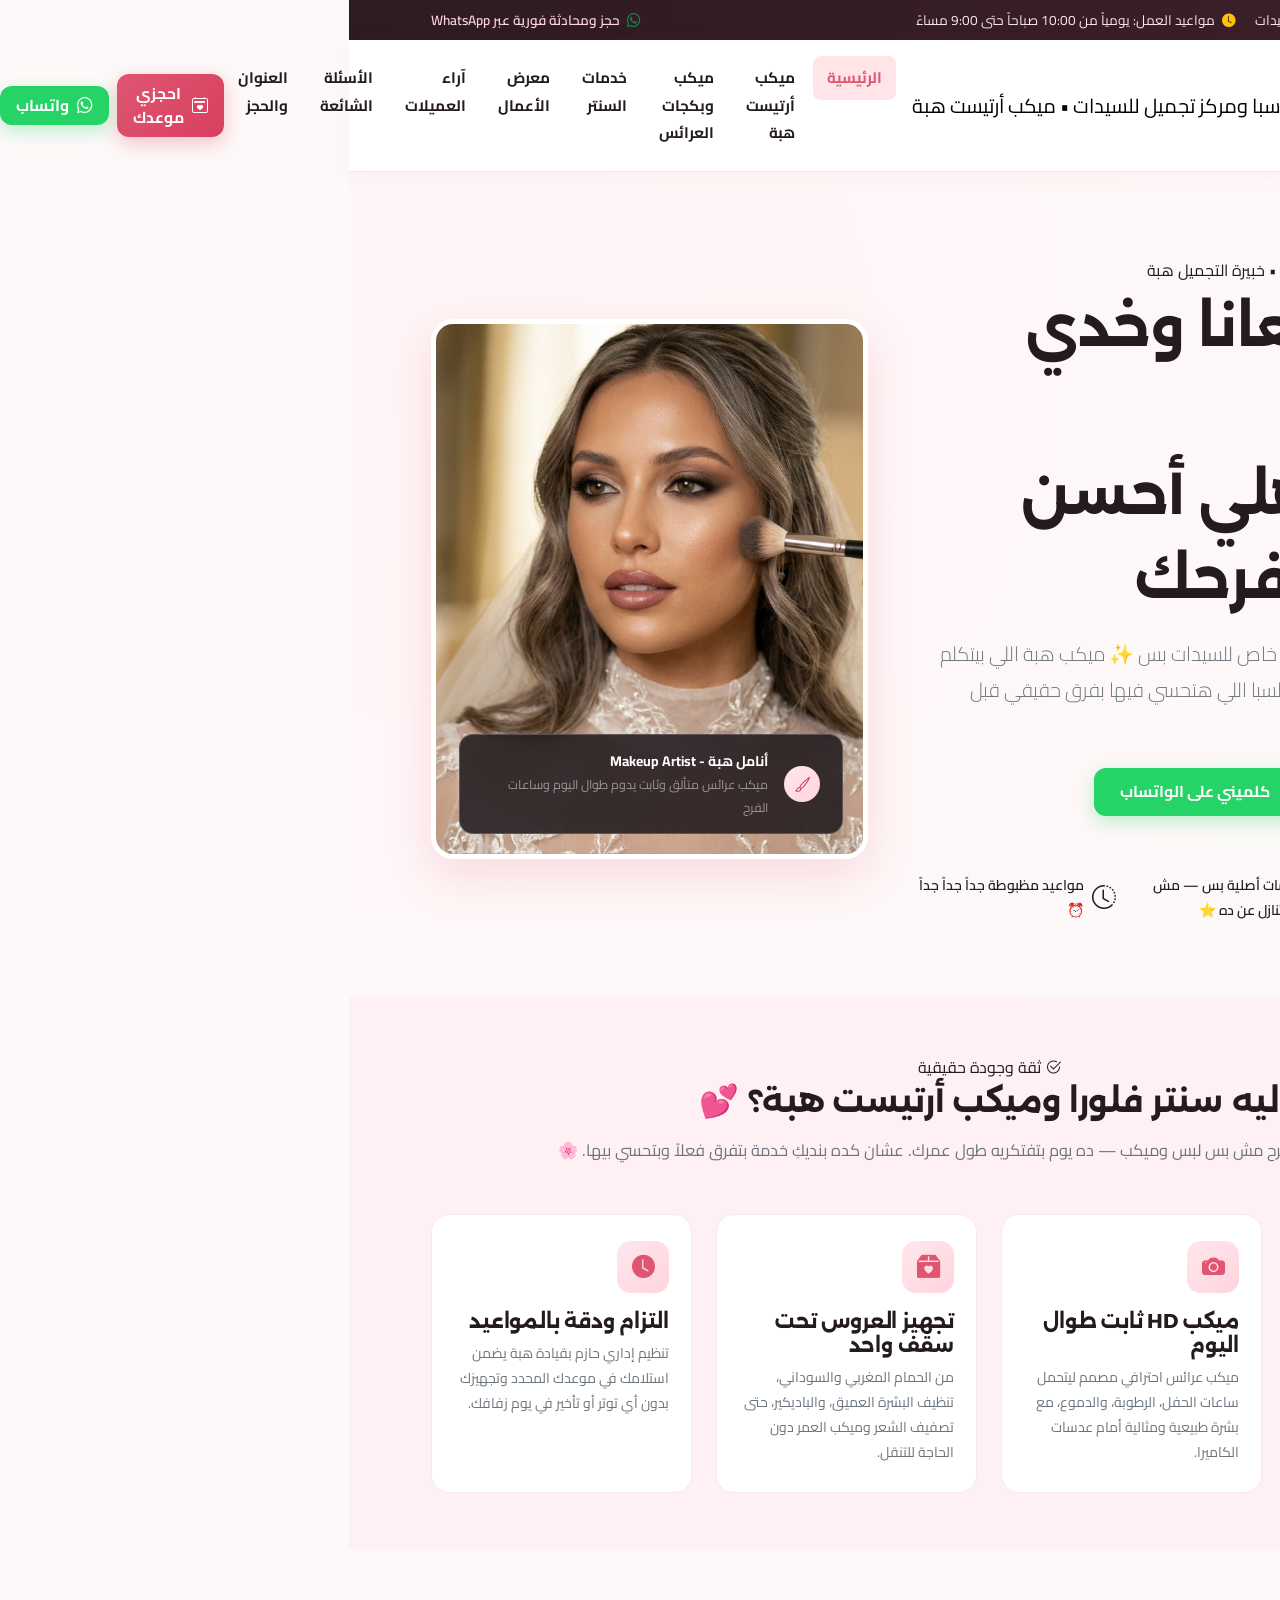
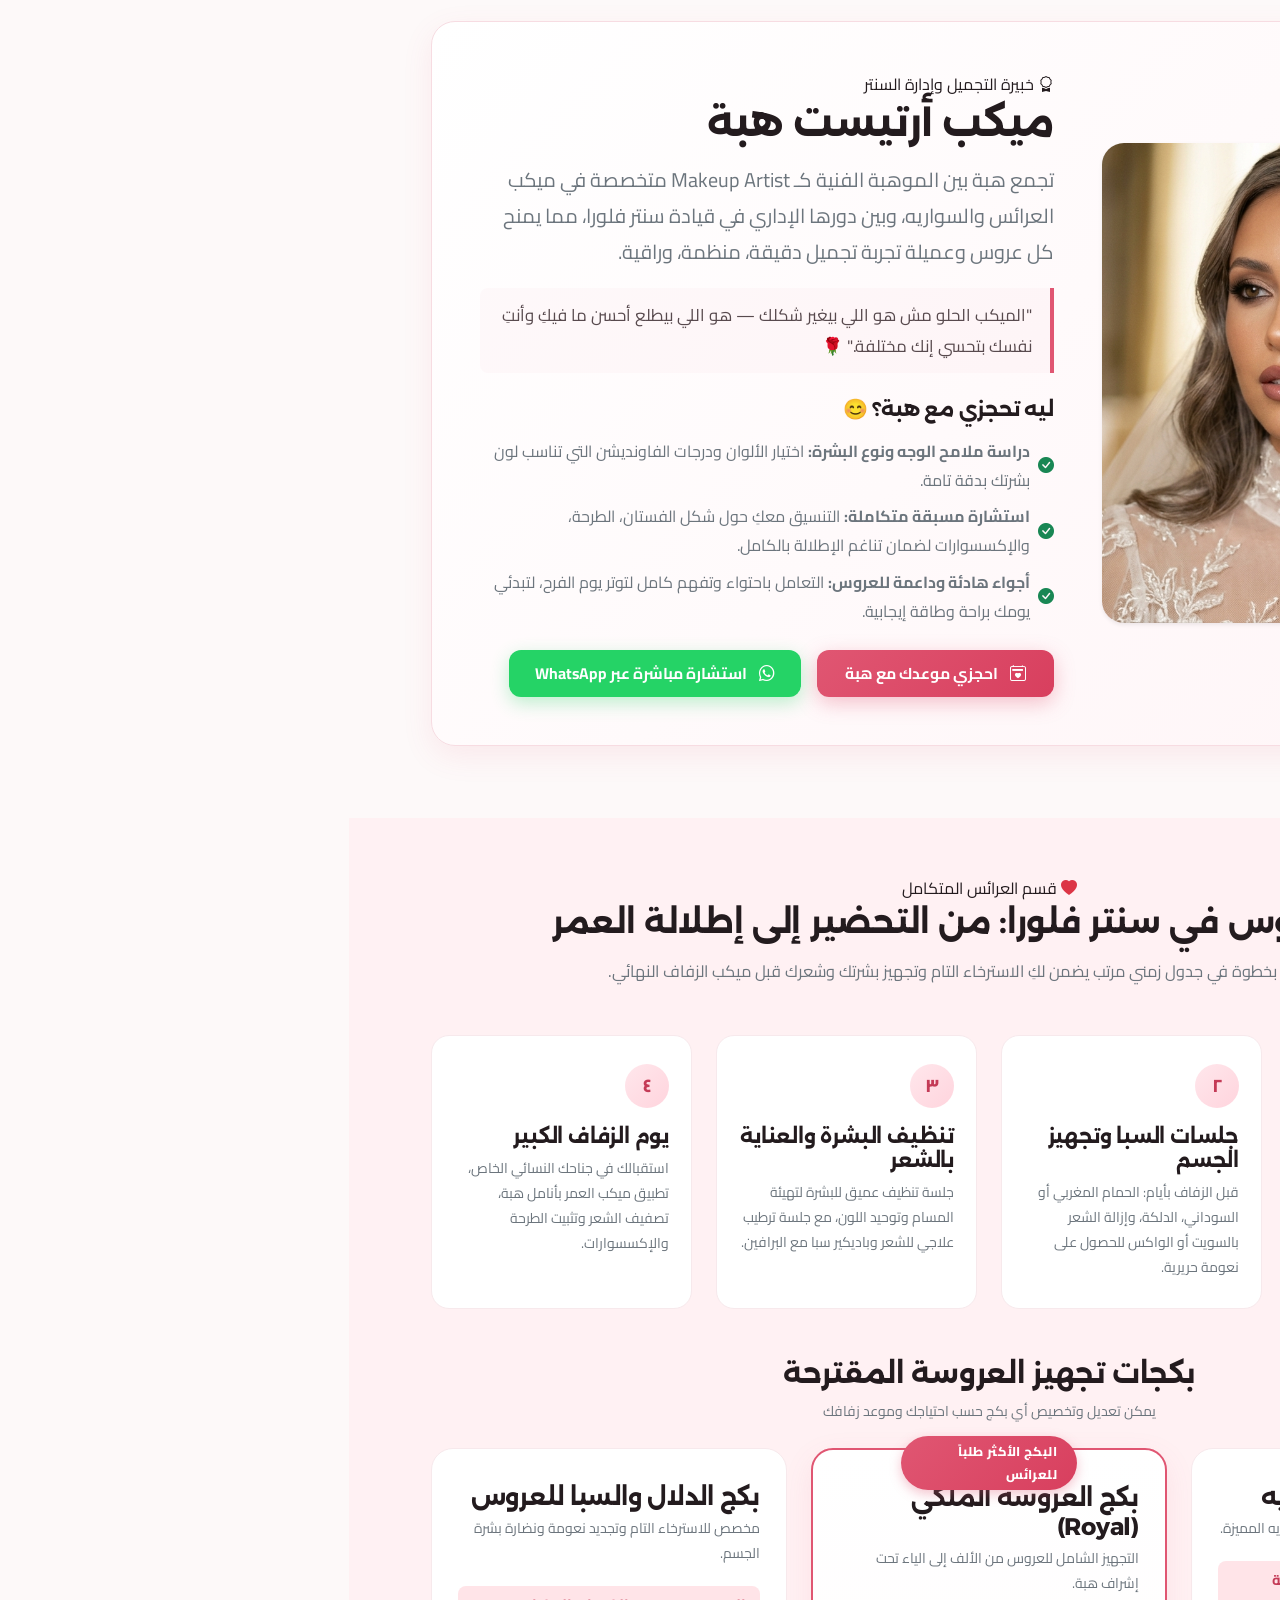
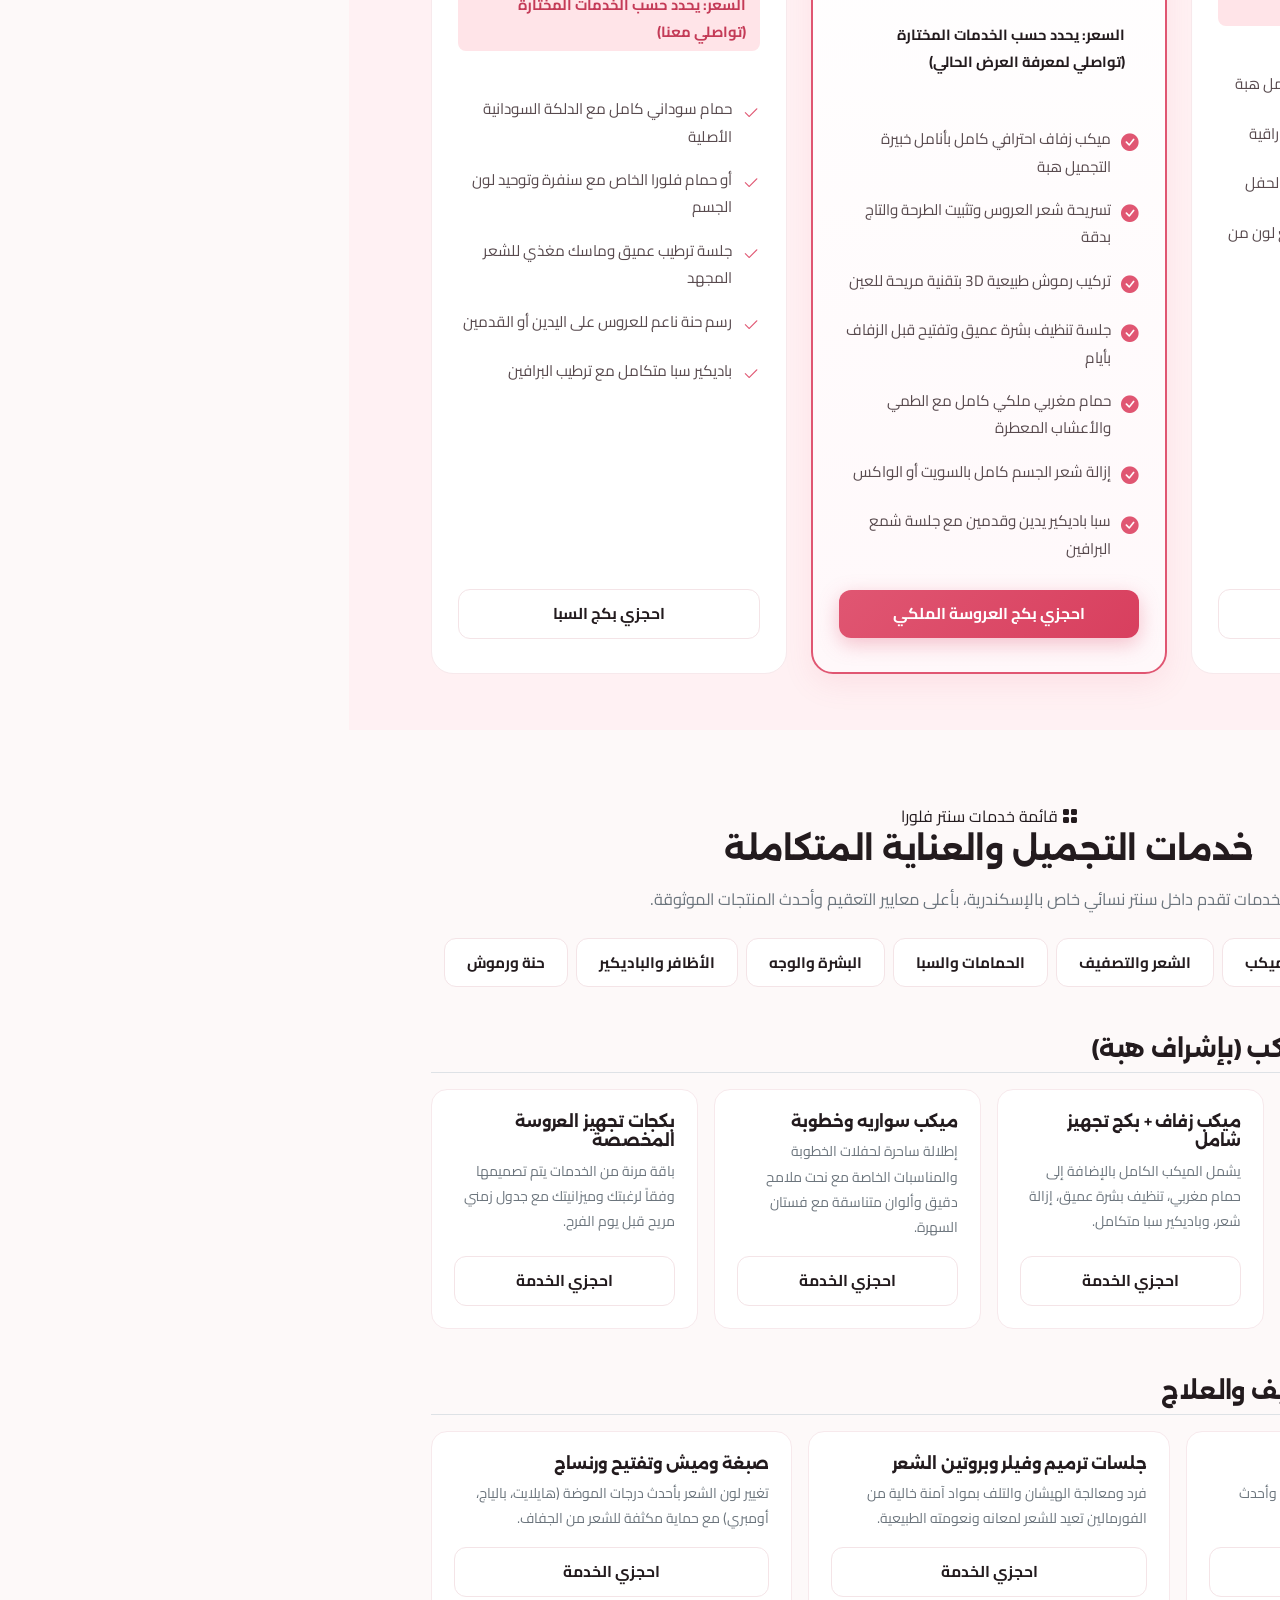
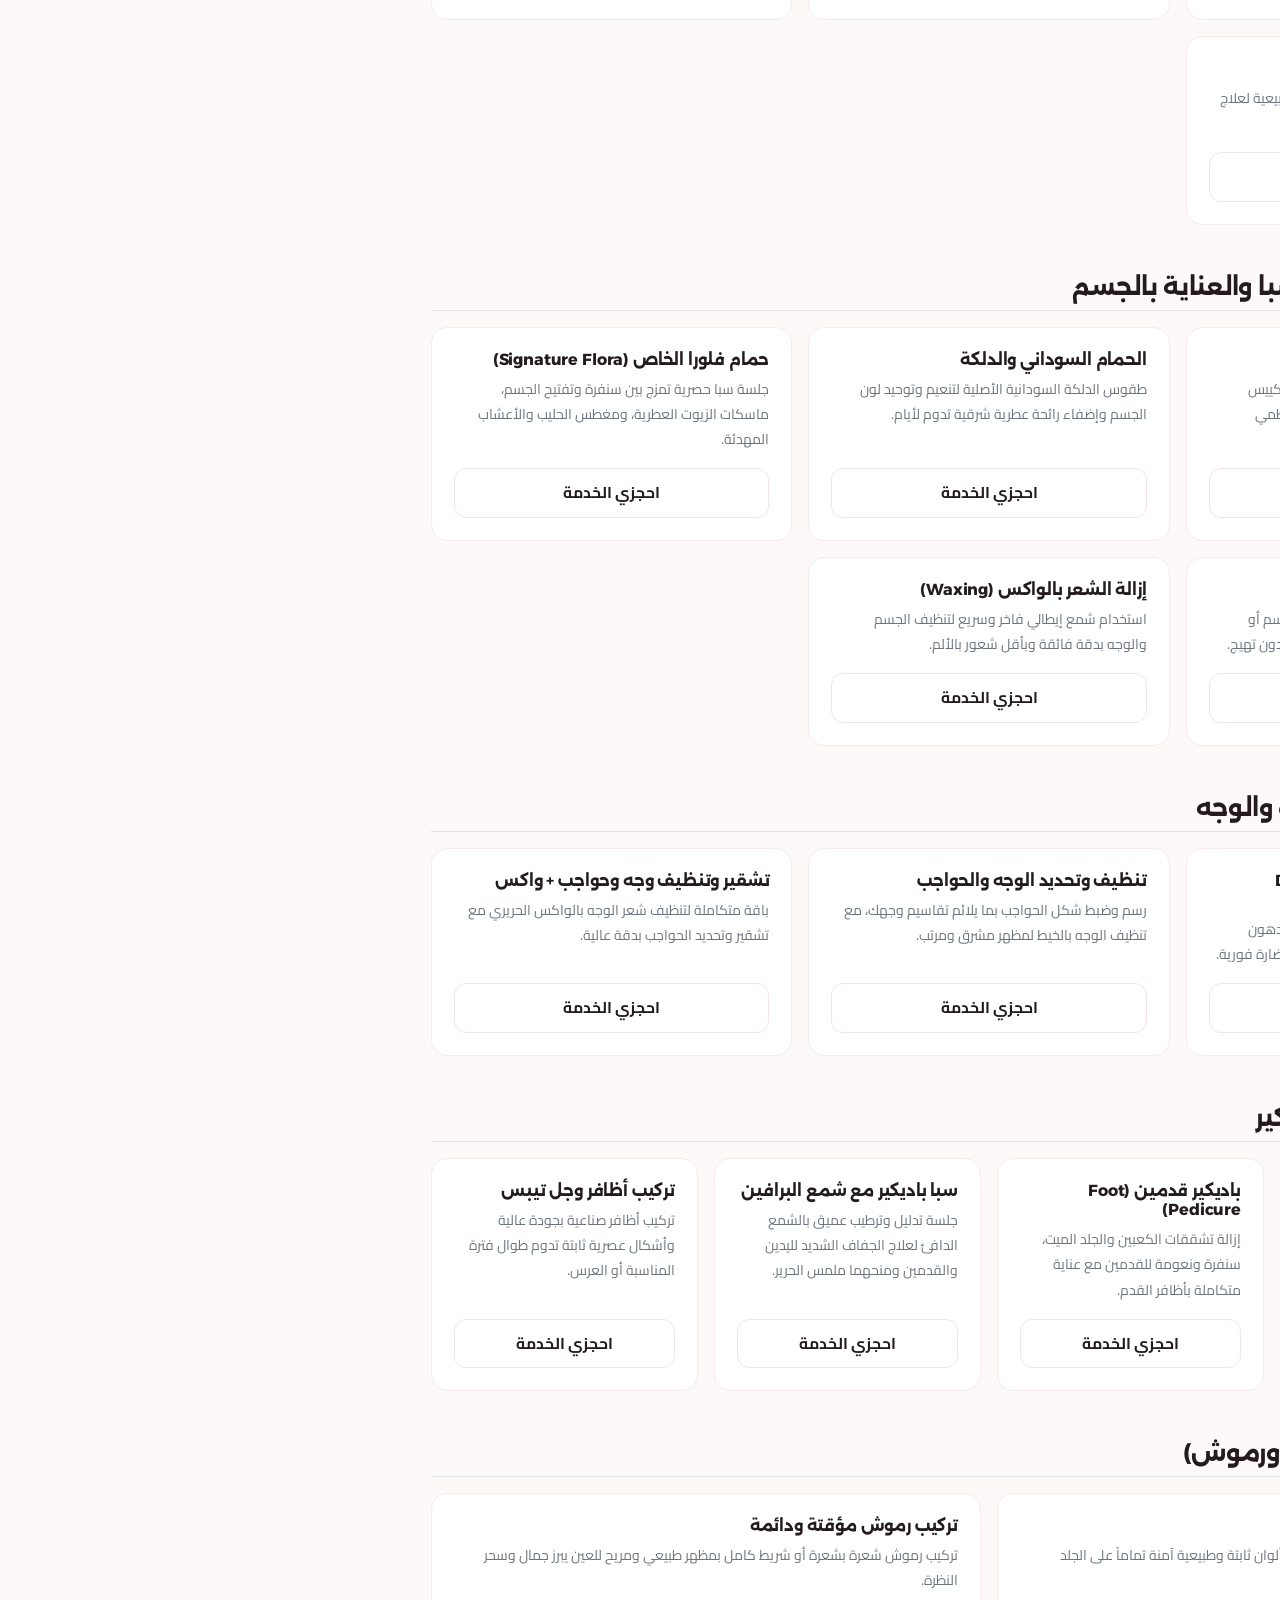
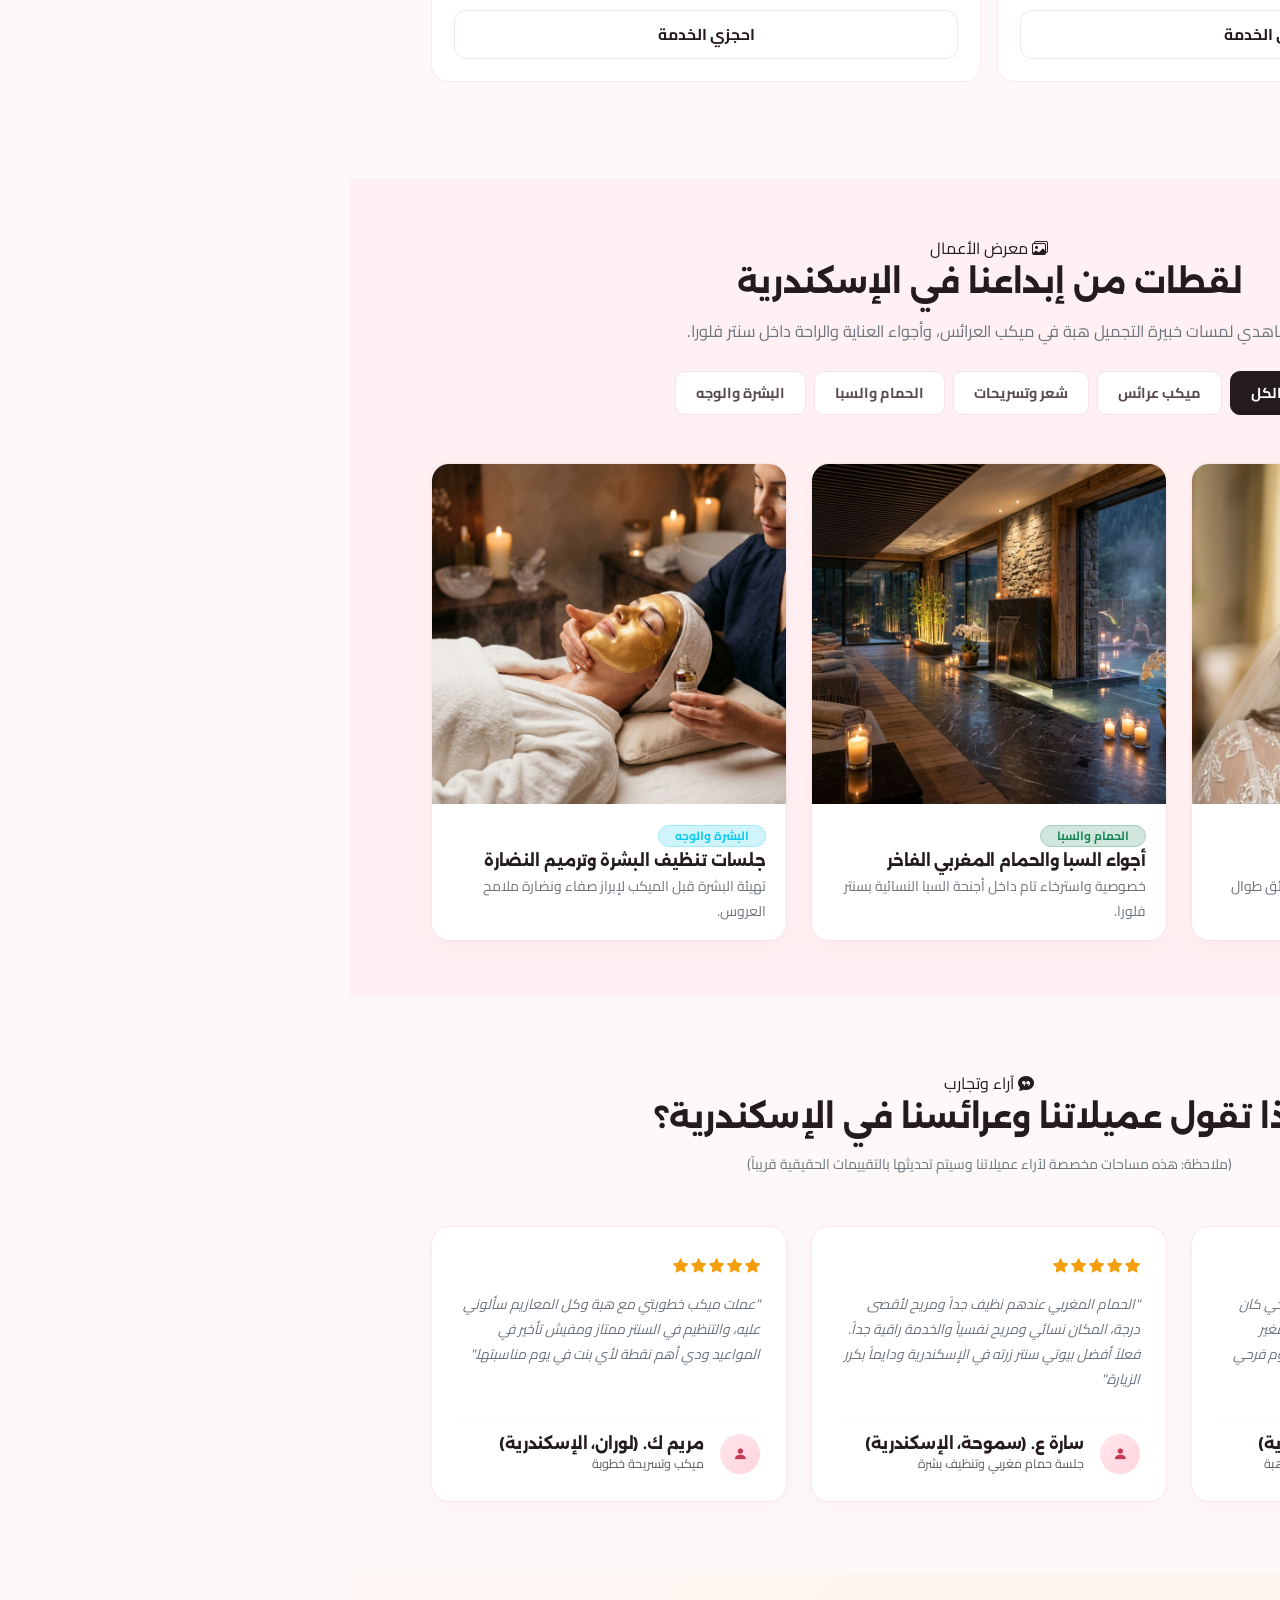
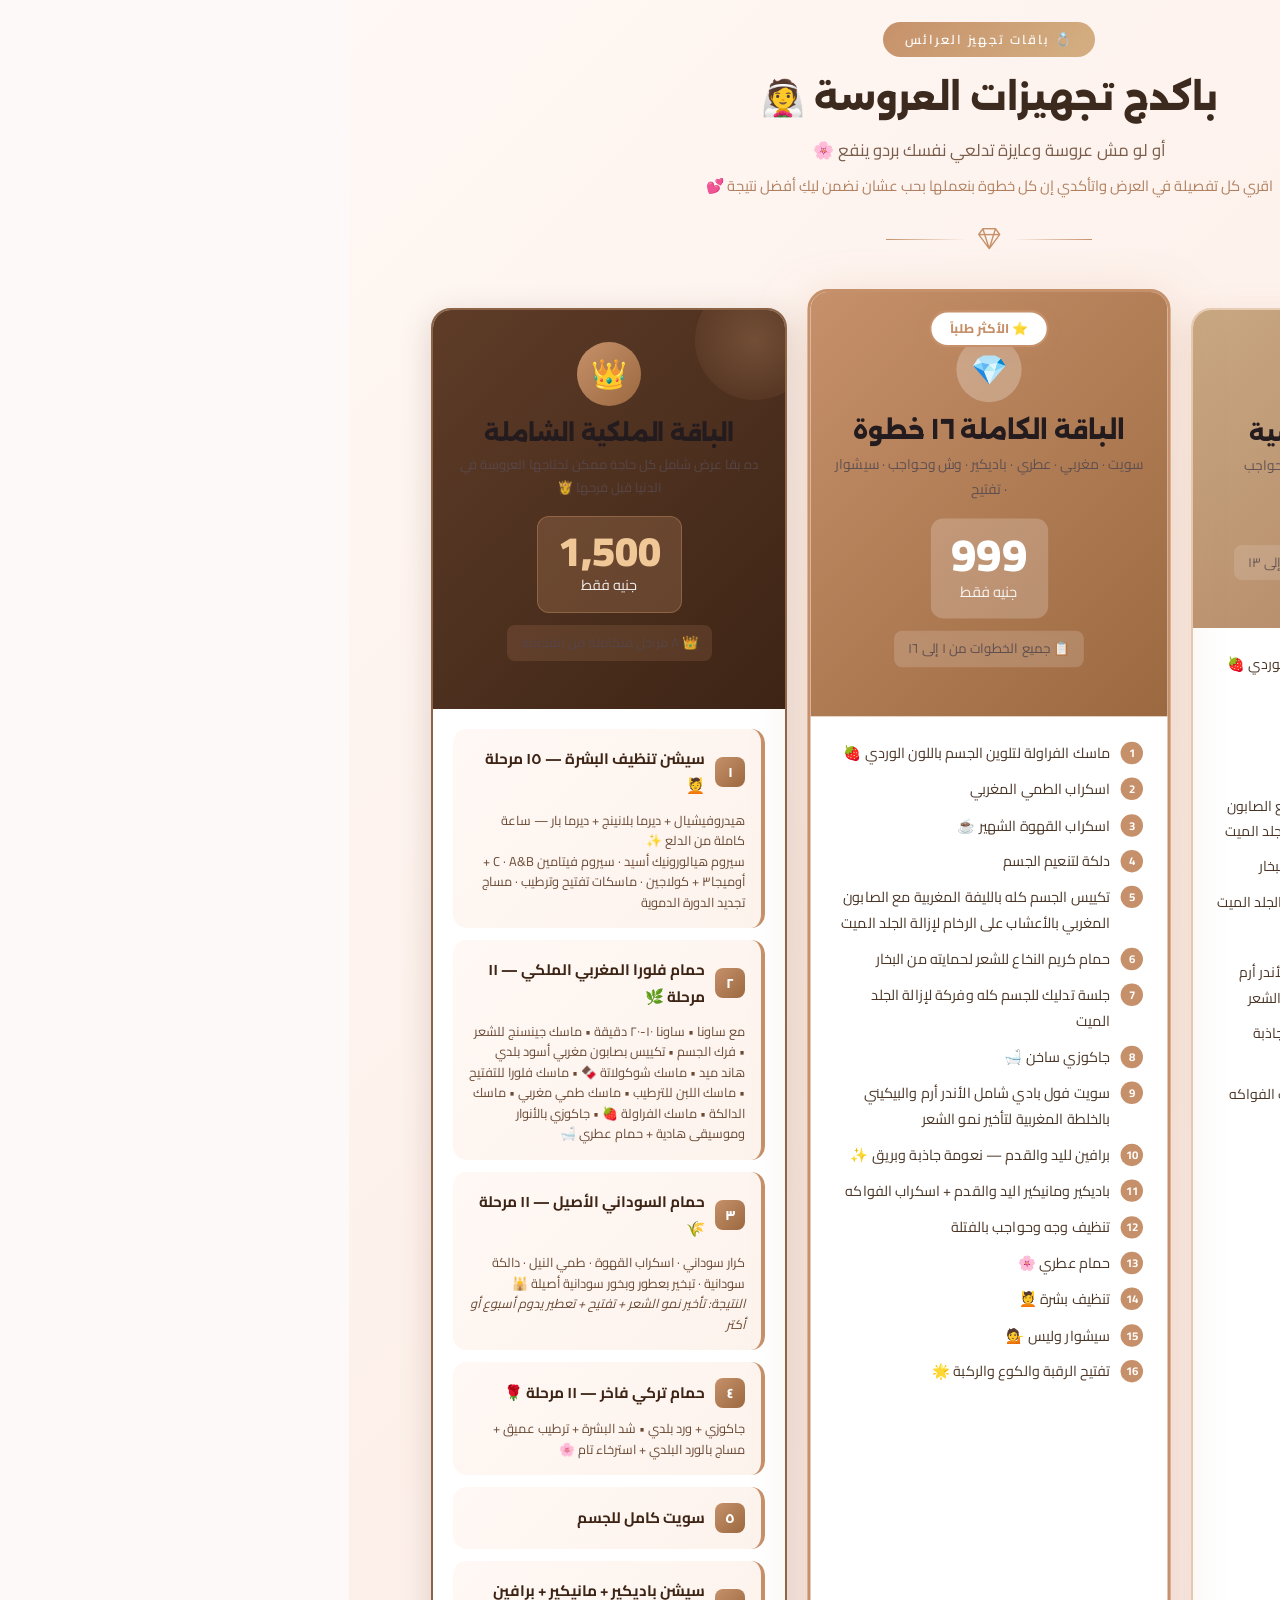
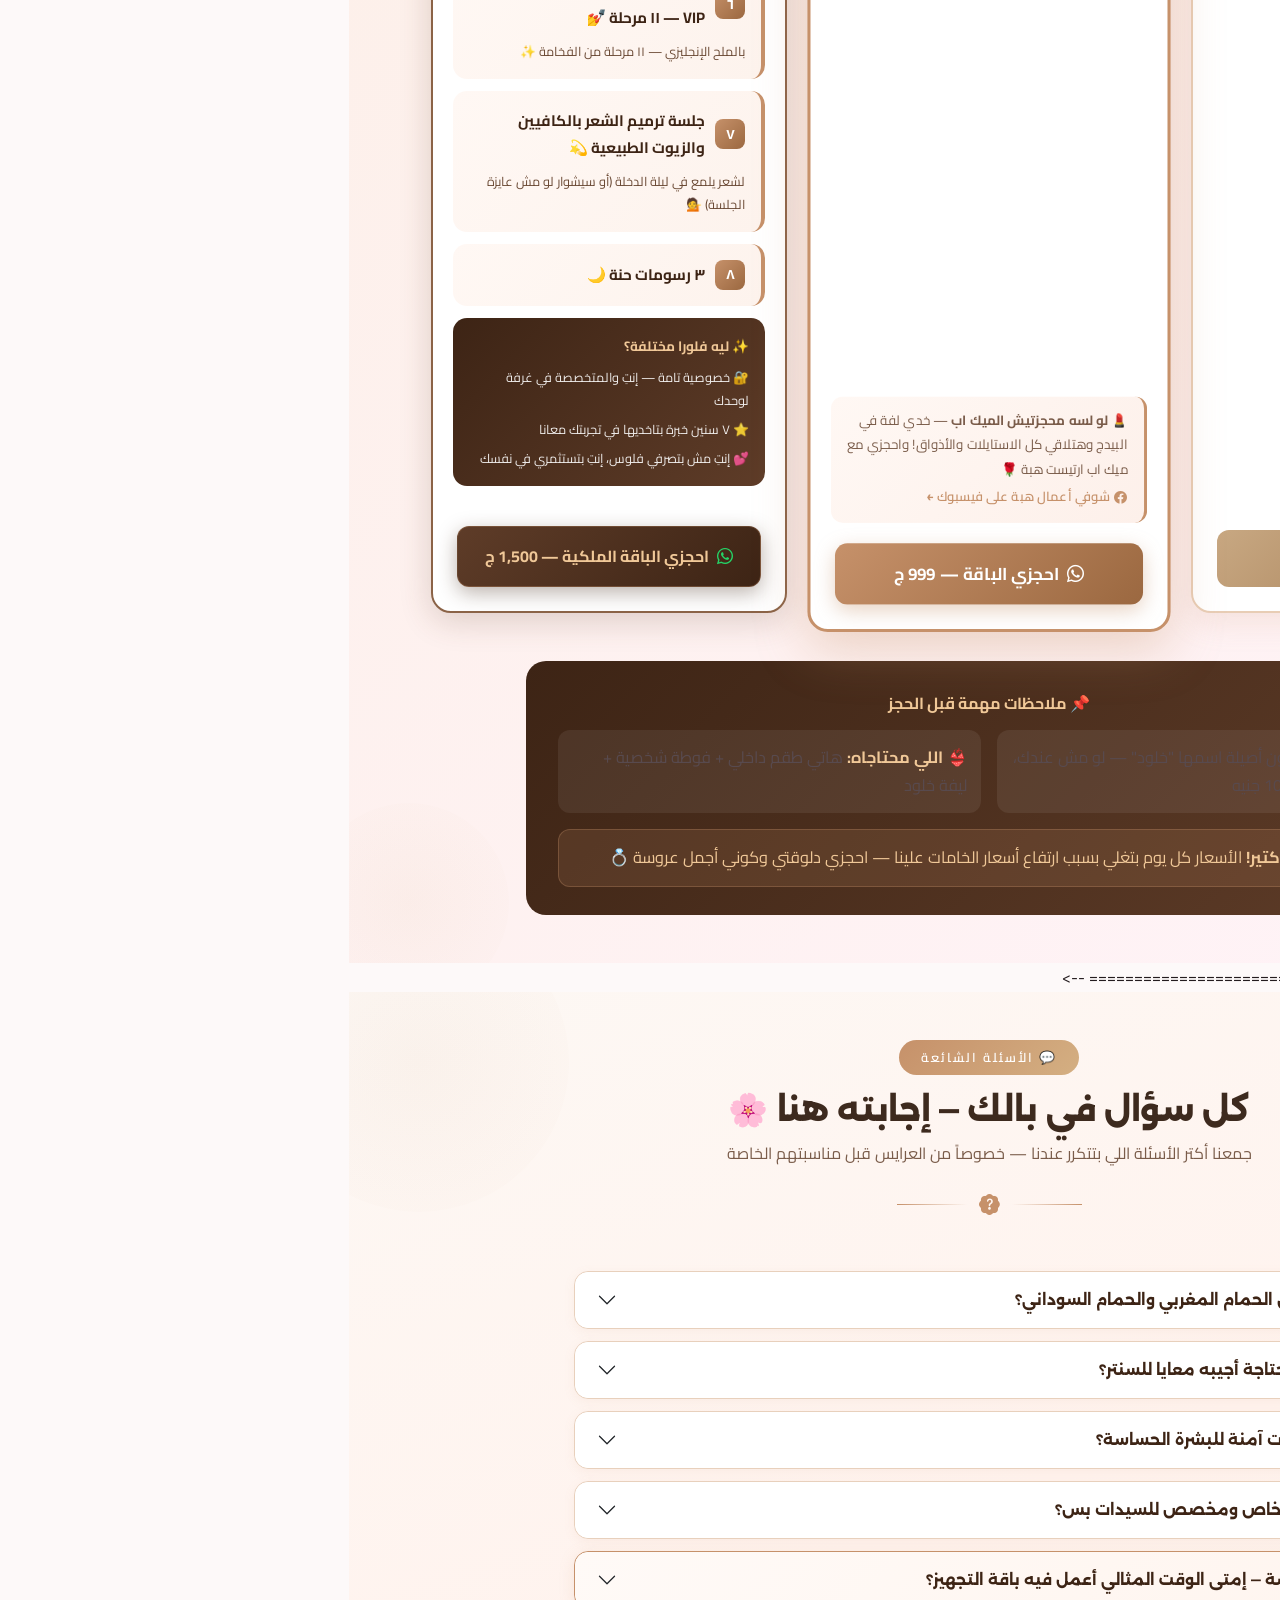
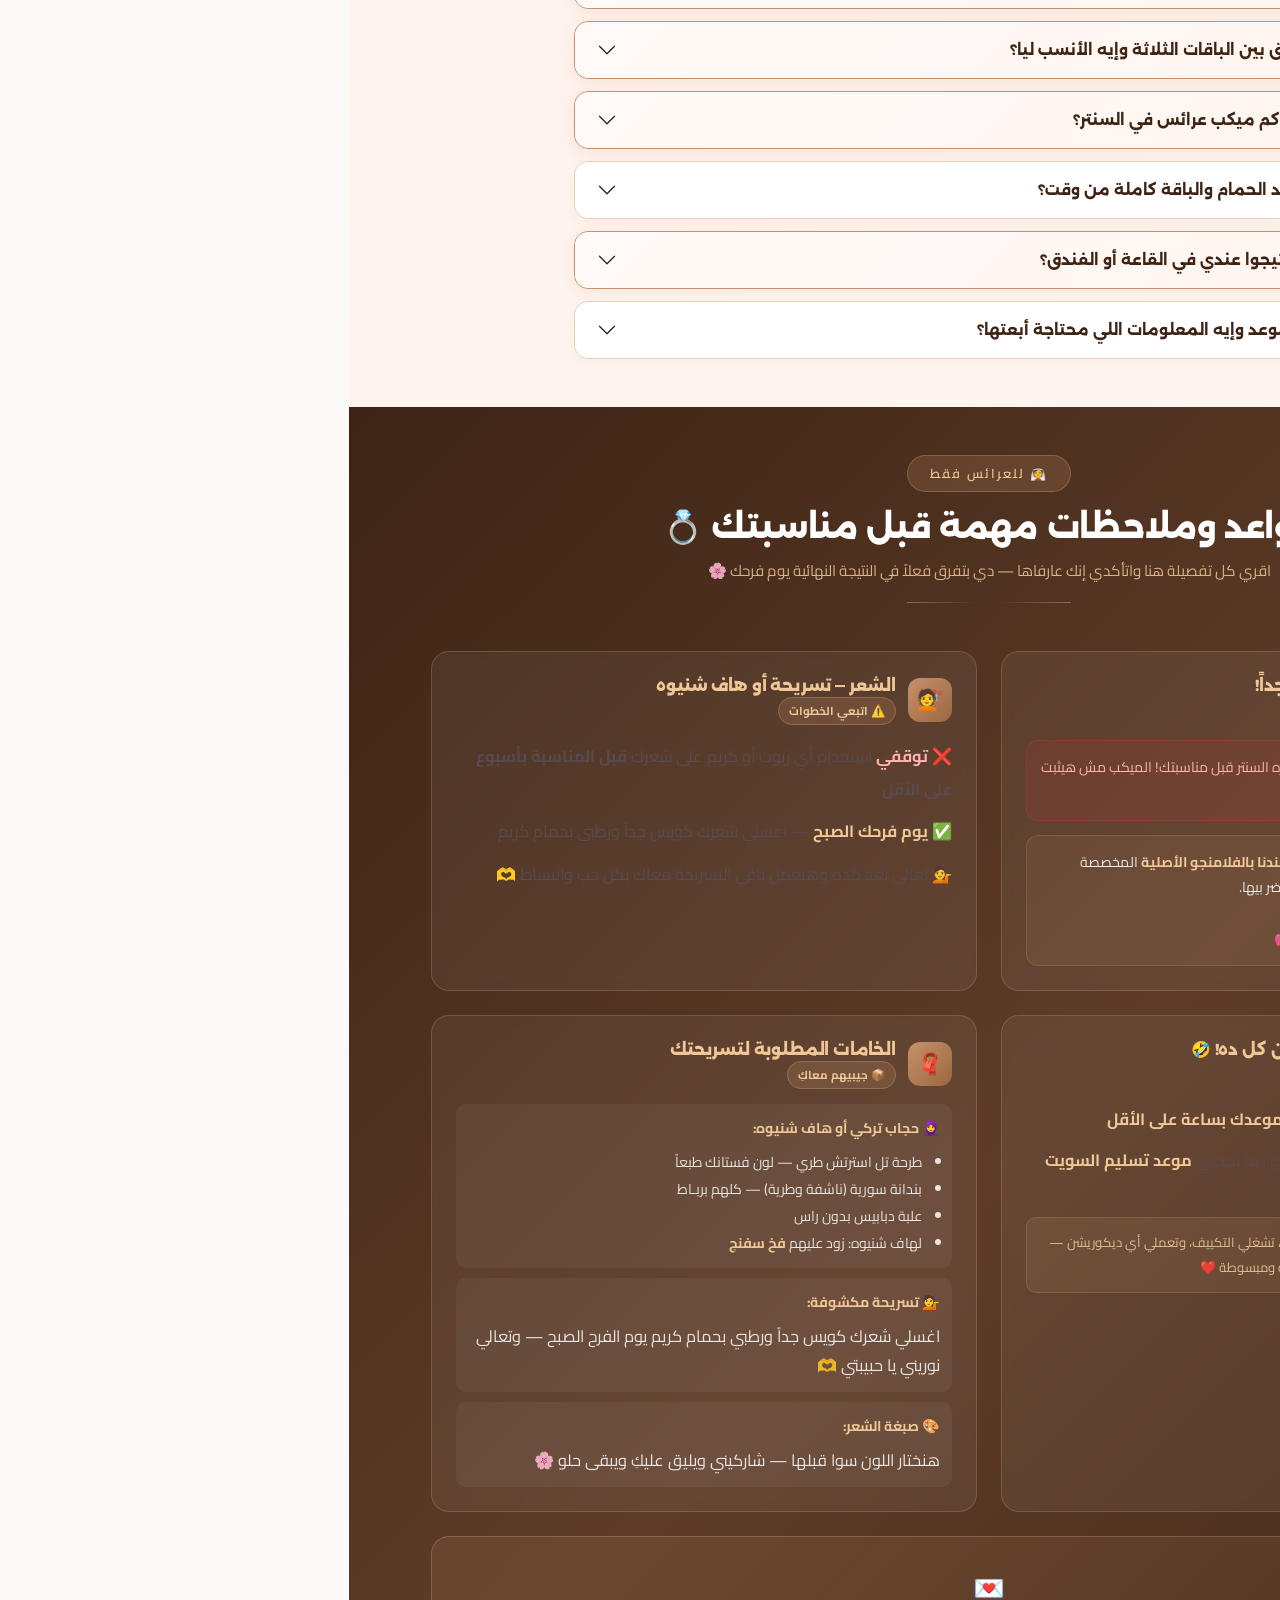
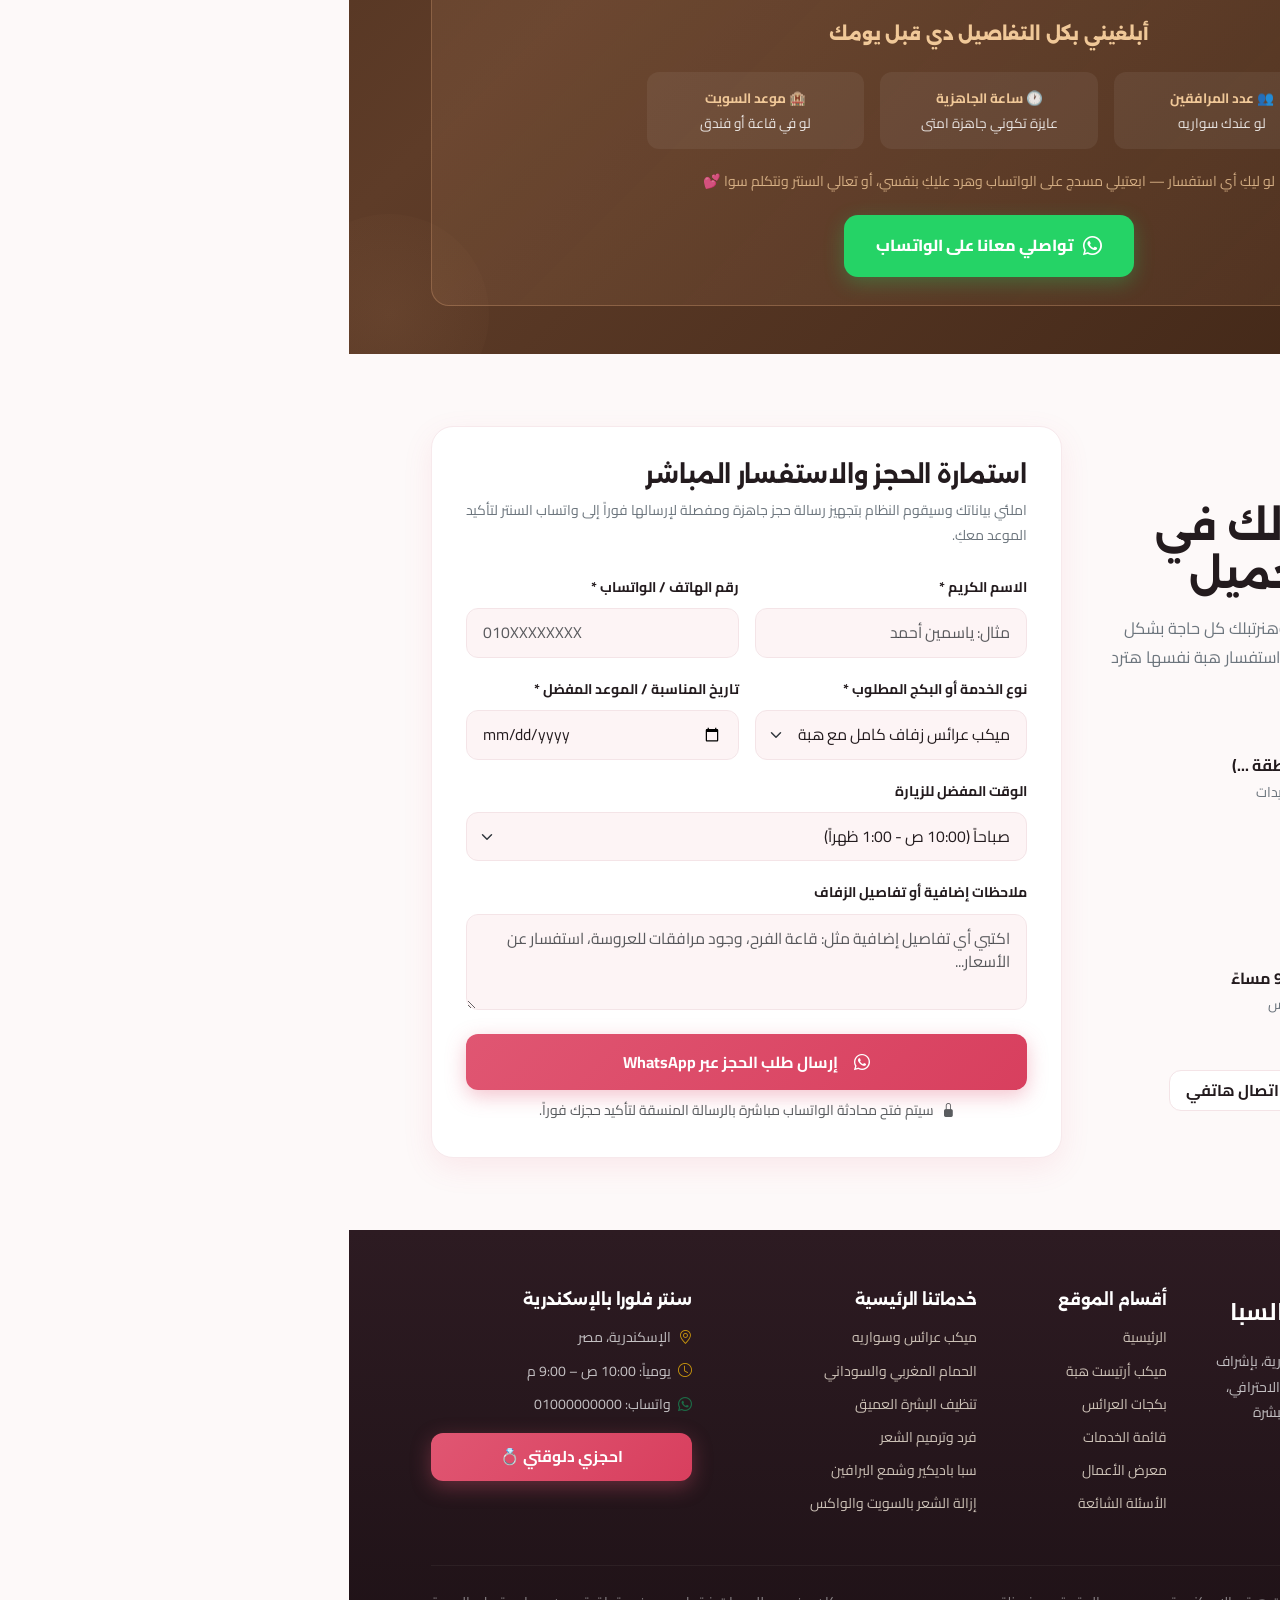
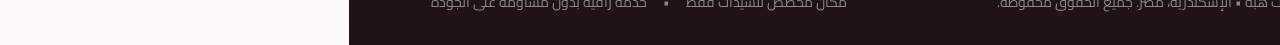
<file: ahmed.html.html>
﻿<!doctype html>
<html lang="ar" dir="rtl">

<head>
  <meta charset="utf-8">
  <meta name="viewport" content="width=device-width, initial-scale=1">
  <title>سنتر فلورا للتجميل والسبا بالإسكندرية | ميكب أرتيست هبة</title>
  <meta name="description" content="سنتر فلورا للسيدات بالإسكندرية: أرقى إطلالات ميكب العرائس بأنامل خبيرة التجميل هبة، بكجات تجهيز العروسة الشاملة، حمام مغربي وسوداني، عناية بالبشرة والشعر، وباديكير في أجواء نسائية راقية وخاصة.">
  <meta name="keywords" content="ميكب عرائس الاسكندرية, ميكب ارتيست اسكندرية, بيوتي سنتر اسكندرية, سنتر تجميل سيدات الاسكندرية, حمام مغربي اسكندرية, حمام سوداني اسكندرية, تنظيف بشرة اسكندرية, هبة ميكب ارتيست">
  <meta name="author" content="Flora Beauty Center & Heba Makeup Artist">

  <!-- Open Graph Metadata للظهور المميز على فيسبوك وإنستغرام وواتساب -->
  <meta property="og:title" content="سنتر فلورا للتجميل والسبا بالإسكندرية | ميكب أرتيست هبة">
  <meta property="og:description" content="وجهتك المتكاملة للجمال في الإسكندرية: ميكب عرائس احترافي بأنامل هبة، بكجات تجهيز العروس، حمام مغربي وسوداني، وأرقى خدمات العناية بالمرأة.">
  <meta property="og:type" content="website">
  <meta property="og:locale" content="ar_AR">

  <!-- Google Fonts: Alexandria & Cairo للأصالة والفخامة العربية -->
  <link rel="preconnect" href="https://fonts.googleapis.com">
  <link rel="preconnect" href="https://fonts.gstatic.com" crossorigin>
  <link href="https://fonts.googleapis.com/css2?family=Alexandria:wght@300;400;500;600;700;800&family=Cairo:wght@400;500;600;700;800&display=swap" rel="stylesheet">

  <!-- Bootstrap Icons -->
  <link rel="stylesheet" href="https://cdn.jsdelivr.net/npm/bootstrap-icons@1.11.3/font/bootstrap-icons.min.css">

  <!-- Bootstrap 5 RTL CSS (ملف محلي في المشروع) -->
  <link rel="stylesheet" href="css/bootstrap.rtl.min.css">

  <!-- Custom Design System (Warm Ivory, Soft Beige & Champagne Gold) -->
  <link rel="stylesheet" href="css/style.css">

  <!-- Local Business Schema for Alexandria Local SEO -->
  <script type="application/ld+json">
  {
    "@context": "https://schema.org",
    "@type": "BeautySalon",
    "name": "سنتر فلورا للتجميل والسبا - خبيرة التجميل هبة",
    "description": "سنتر تجميل وسبا للسيدات بالإسكندرية متخصص في ميكب العرائس، بكجات تجهيز العروسة، الحمام المغربي والسوداني، العناية بالشعر والبشرة.",
    "address": {
      "@type": "PostalAddress",
      "addressLocality": "Alexandria",
      "addressCountry": "EG"
    },
    "geo": {
      "@type": "GeoCoordinates",
      "latitude": "31.2001",
      "longitude": "29.9187"
    },
    "openingHours": "Tu-Su 10:00-21:00",
    "priceRange": "$$"
  }
  </script>
</head>

<body>

  <!-- شريط التنبيه والمعلومات العلوي -->
  <div class="top-notice-bar d-none d-md-block">
    <div class="container d-flex justify-content-between align-items-center">
      <div>
        <span class="me-3"><i class="bi bi-geo-alt-fill text-warning me-1"></i> الإسكندرية، مصر • سنتر مخصص بالكامل للسيدات</span>
        <span><i class="bi bi-clock-fill text-warning me-1"></i> مواعيد العمل: يومياً من 10:00 صباحاً حتى 9:00 مساءً</span>
      </div>
      <div>
        <a href="https://wa.me/201000000000" target="_blank" class="fw-semibold">
          <i class="bi bi-whatsapp text-success me-1"></i> حجز ومحادثة فورية عبر WhatsApp
        </a>
      </div>
    </div>
  </div>

  <!-- القائمة الرئيسية (Sticky Navigation) -->
  <nav class="navbar navbar-expand-lg sticky-top navbar-flora py-3" id="mainFloraNav">
    <div class="container">
      <a class="navbar-brand d-flex align-items-center gap-2" href="#hero">
        <div class="trust-icon-wrap mb-0" style="width: 44px; height: 44px; font-size: 1.3rem;">
          <i class="bi bi-gem"></i>
        </div>
        <div>
          <span class="navbar-brand-title">FLORA <span style="color: var(--primary-champagne);">.</span> سنتر فلورا</span>
          <span class="navbar-brand-subtitle">سبا ومركز تجميل للسيدات • ميكب أرتيست هبة</span>
        </div>
      </a>

      <button class="navbar-toggler border-0 shadow-none" type="button" data-bs-toggle="collapse" data-bs-target="#floraNavContent" aria-controls="floraNavContent" aria-expanded="false" aria-label="فتح القائمة">
        <i class="bi bi-list fs-1" style="color: var(--text-main);"></i>
      </button>

      <div class="collapse navbar-collapse" id="floraNavContent">
        <ul class="navbar-nav mx-auto mb-2 mb-lg-0 gap-lg-1">
          <li class="nav-item">
            <a class="nav-link nav-link-flora active" href="#hero">الرئيسية</a>
          </li>
          <li class="nav-item">
            <a class="nav-link nav-link-flora" href="#heba">ميكب أرتيست هبة</a>
          </li>
          <li class="nav-item">
            <a class="nav-link nav-link-flora" href="#bridal">ميكب وبكجات العرائس</a>
          </li>
          <li class="nav-item">
            <a class="nav-link nav-link-flora" href="#services">خدمات السنتر</a>
          </li>
          <li class="nav-item">
            <a class="nav-link nav-link-flora" href="#gallery">معرض الأعمال</a>
          </li>
          <li class="nav-item">
            <a class="nav-link nav-link-flora" href="#testimonials">آراء العميلات</a>
          </li>
          <li class="nav-item">
            <a class="nav-link nav-link-flora" href="#faq">الأسئلة الشائعة</a>
          </li>
          <li class="nav-item">
            <a class="nav-link nav-link-flora" href="#contact">العنوان والحجز</a>
          </li>
        </ul>

        <div class="d-flex align-items-center gap-2 mt-3 mt-lg-0">
          <a href="#booking" class="btn btn-flora-primary py-2 px-3">
            <i class="bi bi-calendar2-heart"></i>
            <span>احجزي موعدك</span>
          </a>
          <a href="https://wa.me/201000000000" target="_blank" class="btn btn-flora-whatsapp py-2 px-3" aria-label="WhatsApp">
            <i class="bi bi-whatsapp"></i>
            <span class="d-none d-xl-inline">واتساب</span>
          </a>
        </div>
      </div>
    </div>
  </nav>

  <!-- القسم الرئيسي (Hero Section) -->
  <section class="hero-flora" id="hero">
    <div class="container">
      <div class="row align-items-center g-5 py-4">
        <div class="col-lg-7">
          <div class="badge-pill-editorial">
            <i class="bi bi-stars"></i>
            <span>سنتر تجميل وسبا للسيدات بالإسكندرية • خبيرة التجميل هبة</span>
          </div>

          <h1 class="display-4 fw-bold mb-3 lh-base">
            اتجملي معانا وخدي الفرق 🌸<br><span style="color: var(--primary-champagne);">إنتِ تستاهلي أحسن حاجة يوم فرحك</span>
          </h1>

          <p class="lead text-secondary mb-4 pe-lg-4 fs-5">
            سنتر فلورا في الإسكندرية — مكان خاص للسيدات بس ✨ ميكب هبة اللي بيتكلم عن نفسه، وباقات تجهيز العرايس والسبا اللي هتحسي فيها بفرق حقيقي قبل وبعد. 💕
          </p>

          <div class="d-flex flex-wrap gap-3 mb-4">
            <a href="#booking" class="btn btn-flora-primary btn-lg">
              <i class="bi bi-calendar2-check me-1"></i>
              <span>احجزي دلوقتي 💍</span>
            </a>
            <a href="https://wa.me/201000000000?text=%D9%85%D8%B1%D8%AD%D8%A8%D8%A7%D9%8B%20%D8%B3%D9%86%D8%AA%D8%B1%20%D9%81%D9%84%D9%88%D8%B1%D8%A7%D8%8C%20%D8%A3%D9%88%D8%AF%20%D8%A7%D9%84%D8%A7%D8%B3%D8%AA%D9%81%D8%B3%D8%A7%D8%B1%20%D8%B9%D9%86%20%D8%AD%D8%AC%D9%88%D8%B2%D8%A7%D8%AA%20%D9%85%D9%8A%D9%83%D8%A8%20%D8%A7%D9%84%D8%B9%D8%B1%D8%A7%D8%A6%D8%B3%20%D9%88%D8%AE%D8%AF%D9%85%D8%A7%D8%AA%20%D8%A7%D9%84%D8%B3%D9%86%D8%AA%D8%B1" target="_blank" class="btn btn-flora-whatsapp btn-lg">
              <i class="bi bi-whatsapp me-1"></i>
              <span>كلميني على الواتساب</span>
            </a>
          </div>

          <!-- نقاط بناء الثقة الفورية -->
          <div class="row g-3 pt-3 border-top border-light mt-4">
            <div class="col-sm-4">
              <div class="d-flex align-items-center gap-2">
                <i class="bi bi-shield-check text-success fs-4"></i>
                <div class="small fw-semibold text-main">مكان نسائي خاص 100% — مفيش إحراج خالص 🔐</div>
              </div>
            </div>
            <div class="col-sm-4">
              <div class="d-flex align-items-center gap-2">
                <i class="bi bi-award text-warning fs-4"></i>
                <div class="small fw-semibold text-main">خامات أصلية بس — مش هنتنازل عن ده ⭐</div>
              </div>
            </div>
            <div class="col-sm-4">
              <div class="d-flex align-items-center gap-2">
                <i class="bi bi-clock-history fs-4" style="color: var(--primary-champagne);"></i>
                <div class="small fw-semibold text-main">مواعيد مظبوطة جداً جداً جداً ⏰</div>
              </div>
            </div>
          </div>
        </div>

        <div class="col-lg-5">
          <div class="hero-visual-card">
            <!-- صورة احترافية للميكب والعروس -->
            <img src="assets/images/heba-makeup-artistry.jpg" alt="ميكب عرائس في الإسكندرية بأنامل خبيرة التجميل هبة" class="img-fluid">
            
            <div class="hero-overlay-tag">
              <div class="d-flex align-items-center gap-3">
                <div class="step-number-badge mb-0" style="width: 36px; height: 36px; font-size: 0.95rem;">
                  <i class="bi bi-brush"></i>
                </div>
                <div>
                  <div class="fw-bold text-white small">أنامل هبة - Makeup Artist</div>
                  <div class="text-white-50" style="font-size: 0.78rem;">ميكب عرائس متألق وثابت يدوم طوال اليوم وساعات الفرح</div>
                </div>
              </div>
            </div>
          </div>
        </div>
      </div>
    </div>
  </section>

  <!-- ليه سنتر فلورا وميكب أرتيست هبة؟ 💕 (Why Choose Us) -->
  <section class="py-5 bg-warm-section">
    <div class="container py-2">
      <div class="text-center max-w-700 mx-auto mb-5">
        <div class="badge-pill-editorial">
          <i class="bi bi-check2-circle"></i>
          <span>ثقة وجودة حقيقية</span>
        </div>
        <h2 class="fw-bold mb-3">ليه سنتر فلورا وميكب أرتيست هبة؟ 💕</h2>
        <p class="text-secondary">
          إحنا عارفين إن يوم الفرح مش بس لبس وميكب — ده يوم بتفتكريه طول عمرك. عشان كده بنديكِ خدمة بتفرق فعلاً وبتحسي بيها. 🌸
        </p>
      </div>

      <div class="row g-4">
        <!-- ميزة 1 -->
        <div class="col-md-6 col-lg-3">
          <div class="trust-feature-box">
            <div class="trust-icon-wrap">
              <i class="bi bi-door-closed-fill"></i>
            </div>
            <h4 class="fw-bold fs-5 mb-2">خصوصية تامة للسيدات</h4>
            <p class="text-secondary small mb-0">
              مكان مخصص للسيدات فقط بنسبة 100% في الإسكندرية، يوفر لكِ الراحة والاسترخاء التام في كل جلسة بدون أي قلق.
            </p>
          </div>
        </div>

        <!-- ميزة 2 -->
        <div class="col-md-6 col-lg-3">
          <div class="trust-feature-box">
            <div class="trust-icon-wrap">
              <i class="bi bi-camera-fill"></i>
            </div>
            <h4 class="fw-bold fs-5 mb-2">ميكب HD ثابت طوال اليوم</h4>
            <p class="text-secondary small mb-0">
              ميكب عرائس احترافي مصمم ليتحمل ساعات الحفل، الرطوبة، والدموع، مع بشرة طبيعية ومثالية أمام عدسات الكاميرا.
            </p>
          </div>
        </div>

        <!-- ميزة 3 -->
        <div class="col-md-6 col-lg-3">
          <div class="trust-feature-box">
            <div class="trust-icon-wrap">
              <i class="bi bi-box2-heart-fill"></i>
            </div>
            <h4 class="fw-bold fs-5 mb-2">تجهيز العروس تحت سقف واحد</h4>
            <p class="text-secondary small mb-0">
              من الحمام المغربي والسوداني، تنظيف البشرة العميق، والباديكير، حتى تصفيف الشعر وميكب العمر دون الحاجة للتنقل.
            </p>
          </div>
        </div>

        <!-- ميزة 4 -->
        <div class="col-md-6 col-lg-3">
          <div class="trust-feature-box">
            <div class="trust-icon-wrap">
              <i class="bi bi-clock-fill"></i>
            </div>
            <h4 class="fw-bold fs-5 mb-2">التزام ودقة بالمواعيد</h4>
            <p class="text-secondary small mb-0">
              تنظيم إداري حازم بقيادة هبة يضمن استلامك في موعدك المحدد وتجهيزك بدون أي توتر أو تأخير في يوم زفافك.
            </p>
          </div>
        </div>
      </div>
    </div>
  </section>

  <!-- خبيرة التجميل وإدارة السنتر: هبة (Heba Personal Brand Section) -->
  <section class="py-5 my-4" id="heba">
    <div class="container">
      <div class="heba-spotlight-box p-4 p-lg-5">
        <div class="row align-items-center g-5">
          <div class="col-lg-5">
            <div class="hero-visual-card shadow-sm border-0">
              <!-- صورة احترافية لهبة -->
              <img src="assets/images/heba-makeup-artistry.jpg" alt="خبيرة التجميل هبة - سنتر فلورا بالإسكندرية" class="img-fluid" style="height: 480px; object-fit: cover;">
            </div>
          </div>
          
          <div class="col-lg-7">
            <div class="badge-pill-editorial">
              <i class="bi bi-award"></i>
              <span>خبيرة التجميل وإدارة السنتر</span>
            </div>
            
            <h2 class="display-6 fw-bold mb-3">
              ميكب أرتيست <span style="color: var(--primary-champagne);">هبة</span>
            </h2>
            
            <p class="text-secondary fs-5 mb-3">
              تجمع هبة بين الموهبة الفنية كـ Makeup Artist متخصصة في ميكب العرائس والسواريه، وبين دورها الإداري في قيادة سنتر فلورا، مما يمنح كل عروس وعميلة تجربة تجميل دقيقة، منظمة، وراقية.
            </p>

            <div class="quote-highlight">
              "الميكب الحلو مش هو اللي بيغير شكلك — هو اللي بيطلع أحسن ما فيكِ وأنتِ نفسك بتحسي إنك مختلفة." 🌹
            </div>

            <h5 class="fw-bold mt-4 mb-3 text-main">ليه تحجزي مع هبة؟ 😊</h5>
            
            <ul class="list-unstyled d-flex flex-column gap-2 mb-4 text-secondary">
              <li class="d-flex align-items-center gap-2">
                <i class="bi bi-check-circle-fill text-success"></i>
                <span><strong>دراسة ملامح الوجه ونوع البشرة:</strong> اختيار الألوان ودرجات الفاونديشن التي تناسب لون بشرتك بدقة تامة.</span>
              </li>
              <li class="d-flex align-items-center gap-2">
                <i class="bi bi-check-circle-fill text-success"></i>
                <span><strong>استشارة مسبقة متكاملة:</strong> التنسيق معكِ حول شكل الفستان، الطرحة، والإكسسوارات لضمان تناغم الإطلالة بالكامل.</span>
              </li>
              <li class="d-flex align-items-center gap-2">
                <i class="bi bi-check-circle-fill text-success"></i>
                <span><strong>أجواء هادئة وداعمة للعروس:</strong> التعامل باحتواء وتفهم كامل لتوتر يوم الفرح، لتبدئي يومك براحة وطاقة إيجابية.</span>
              </li>
            </ul>

            <div class="d-flex flex-wrap gap-3">
              <a href="#booking" class="btn btn-flora-primary select-service-trigger" data-service-name="ميكب عرائس مع هبة">
                <i class="bi bi-calendar2-heart me-1"></i>
                <span>احجزي موعدك مع هبة</span>
              </a>
              <a href="https://wa.me/201000000000?text=%D9%85%D8%B1%D8%AD%D8%A8%D8%A7%D9%8B%20%D9%87%D8%A8%D8%A9%D8%8C%20%D8%A3%D9%88%D8%AF%20%D8%A7%D9%84%D8%A7%D8%B3%D8%AA%D9%81%D8%B3%D8%A7%D8%B1%20%D8%B9%D9%86%20%D8%AD%D8%AC%D8%B2%20%D9%85%D9%8A%D9%83%D8%A8%20%D8%B9%D8%B1%D8%A7%D8%A6%D8%B3" target="_blank" class="btn btn-flora-whatsapp">
                <i class="bi bi-whatsapp me-1"></i>
                <span>استشارة مباشرة عبر WhatsApp</span>
              </a>
            </div>
          </div>
        </div>
      </div>
    </div>
  </section>

  <!-- رحلة وبكجات العرائس (Bridal Makeup & Preparation Journey) -->
  <section class="py-5 bg-warm-section" id="bridal">
    <div class="container py-2">
      <div class="text-center max-w-700 mx-auto mb-5">
        <div class="badge-pill-editorial">
          <i class="bi bi-heart-fill text-danger"></i>
          <span>قسم العرائس المتكامل</span>
        </div>
        <h2 class="fw-bold mb-3">رحلة العروس في سنتر فلورا: من التحضير إلى إطلالة العمر</h2>
        <p class="text-secondary">
          نرافقك خطوة بخطوة في جدول زمني مرتب يضمن لكِ الاسترخاء التام وتجهيز بشرتك وشعرك قبل ميكب الزفاف النهائي.
        </p>
      </div>

      <!-- خطوات رحلة العروس -->
      <div class="row g-4 mb-5">
        <div class="col-md-6 col-lg-3">
          <div class="bridal-step-card">
            <div class="step-number-badge">١</div>
            <h4 class="fw-bold fs-5 mb-2">الاستشارة وتنسيق الموعد</h4>
            <p class="text-secondary small mb-0">
              تحديد موعد الزفاف ومناقشة تفاصيل الفستان، الطرحة، ورغباتك لاختيار نمط الميكب الأنسب لملامحك.
            </p>
          </div>
        </div>

        <div class="col-md-6 col-lg-3">
          <div class="bridal-step-card">
            <div class="step-number-badge">٢</div>
            <h4 class="fw-bold fs-5 mb-2">جلسات السبا وتجهيز الجسم</h4>
            <p class="text-secondary small mb-0">
              قبل الزفاف بأيام: الحمام المغربي أو السوداني، الدلكة، وإزالة الشعر بالسويت أو الواكس للحصول على نعومة حريرية.
            </p>
          </div>
        </div>

        <div class="col-md-6 col-lg-3">
          <div class="bridal-step-card">
            <div class="step-number-badge">٣</div>
            <h4 class="fw-bold fs-5 mb-2">تنظيف البشرة والعناية بالشعر</h4>
            <p class="text-secondary small mb-0">
              جلسة تنظيف عميق للبشرة لتهيئة المسام وتوحيد اللون، مع جلسة ترطيب علاجي للشعر وباديكير سبا مع البرافين.
            </p>
          </div>
        </div>

        <div class="col-md-6 col-lg-3">
          <div class="bridal-step-card">
            <div class="step-number-badge">٤</div>
            <h4 class="fw-bold fs-5 mb-2">يوم الزفاف الكبير</h4>
            <p class="text-secondary small mb-0">
              استقبالك في جناحك النسائي الخاص، تطبيق ميكب العمر بأنامل هبة، تصفيف الشعر وتثبيت الطرحة والإكسسوارات.
            </p>
          </div>
        </div>
      </div>

      <!-- بكجات العرائس (Bridal Packages) -->
      <div class="text-center mb-4">
        <h3 class="fw-bold">بكجات تجهيز العروسة المقترحة</h3>
        <p class="text-secondary small">يمكن تعديل وتخصيص أي بكج حسب احتياجك وموعد زفافك</p>
      </div>

      <div class="row g-4 align-items-stretch">
        <!-- بكج 1 -->
        <div class="col-lg-4">
          <div class="package-card-flora">
            <h4 class="fw-bold fs-4 mb-1">بكج الخطوبة والسواريه</h4>
            <div class="small text-secondary mb-2">مثالي للخطوبة، كتب الكتاب، وحفلات السواريه المميزة.</div>
            
            <div class="package-price-placeholder">
              السعر: يحدد حسب الخدمات المطلوبة (تواصلي معنا)
            </div>

            <ul class="package-list">
              <li><i class="bi bi-check2"></i> ميكب سواريه أو خطوبة احترافي بأنامل هبة</li>
              <li><i class="bi bi-check2"></i> استشوار وبيبي ليس أو تسريحة شعر راقية</li>
              <li><i class="bi bi-check2"></i> تركيب رموش مخصصة تدوم طوال الحفل</li>
              <li><i class="bi bi-check2"></i> باديكير كلاسيك لليدين والقدمين مع لون من اختيارك</li>
            </ul>

            <a href="#booking" class="btn btn-flora-outline w-100 mt-auto select-service-trigger" data-service-name="بكج الخطوبة والسواريه">
              احجزي بكج الخطوبة
            </a>
          </div>
        </div>

        <!-- بكج 2: Featured -->
        <div class="col-lg-4">
          <div class="package-card-flora featured">
            <div class="package-ribbon">البكج الأكثر طلباً للعرائس</div>
            <h4 class="fw-bold fs-4 mb-1">بكج العروسة الملكي (Royal)</h4>
            <div class="small text-secondary mb-2">التجهيز الشامل للعروس من الألف إلى الياء تحت إشراف هبة.</div>
            
            <div class="package-price-placeholder" style="background-color: var(--primary-champagne-light); color: var(--primary-champagne-dark);">
              السعر: يحدد حسب الخدمات المختارة (تواصلي لمعرفة العرض الحالي)
            </div>

            <ul class="package-list">
              <li><i class="bi bi-check-circle-fill"></i> ميكب زفاف احترافي كامل بأنامل خبيرة التجميل هبة</li>
              <li><i class="bi bi-check-circle-fill"></i> تسريحة شعر العروس وتثبيت الطرحة والتاج بدقة</li>
              <li><i class="bi bi-check-circle-fill"></i> تركيب رموش طبيعية 3D بتقنية مريحة للعين</li>
              <li><i class="bi bi-check-circle-fill"></i> جلسة تنظيف بشرة عميق وتفتيح قبل الزفاف بأيام</li>
              <li><i class="bi bi-check-circle-fill"></i> حمام مغربي ملكي كامل مع الطمي والأعشاب المعطرة</li>
              <li><i class="bi bi-check-circle-fill"></i> إزالة شعر الجسم كامل بالسويت أو الواكس</li>
              <li><i class="bi bi-check-circle-fill"></i> سبا باديكير يدين وقدمين مع جلسة شمع البرافين</li>
            </ul>

            <a href="#booking" class="btn btn-flora-primary w-100 mt-auto select-service-trigger" data-service-name="بكج العروسة الملكي">
              احجزي بكج العروسة الملكي
            </a>
          </div>
        </div>

        <!-- بكج 3 -->
        <div class="col-lg-4">
          <div class="package-card-flora">
            <h4 class="fw-bold fs-4 mb-1">بكج الدلال والسبا للعروس</h4>
            <div class="small text-secondary mb-2">مخصص للاسترخاء التام وتجديد نعومة ونضارة بشرة الجسم.</div>
            
            <div class="package-price-placeholder">
              السعر: يحدد حسب الخدمات المختارة (تواصلي معنا)
            </div>

            <ul class="package-list">
              <li><i class="bi bi-check2"></i> حمام سوداني كامل مع الدلكة السودانية الأصلية</li>
              <li><i class="bi bi-check2"></i> أو حمام فلورا الخاص مع سنفرة وتوحيد لون الجسم</li>
              <li><i class="bi bi-check2"></i> جلسة ترطيب عميق وماسك مغذي للشعر المجهد</li>
              <li><i class="bi bi-check2"></i> رسم حنة ناعم للعروس على اليدين أو القدمين</li>
              <li><i class="bi bi-check2"></i> باديكير سبا متكامل مع ترطيب البرافين</li>
            </ul>

            <a href="#booking" class="btn btn-flora-outline w-100 mt-auto select-service-trigger" data-service-name="بكج الدلال والسبا للعروس">
              احجزي بكج السبا
            </a>
          </div>
        </div>
      </div>
    </div>
  </section>

  <!-- دليل خدمات السنتر المتكامل (Comprehensive Services Menu) -->
  <section class="py-5 my-4" id="services">
    <div class="container">
      <div class="text-center max-w-700 mx-auto mb-5">
        <div class="badge-pill-editorial">
          <i class="bi bi-grid-fill"></i>
          <span>قائمة خدمات سنتر فلورا</span>
        </div>
        <h2 class="fw-bold mb-3">خدمات التجميل والعناية المتكاملة</h2>
        <p class="text-secondary">
          جميع الخدمات تقدم داخل سنتر نسائي خاص بالإسكندرية، بأعلى معايير التعقيم وأحدث المنتجات الموثوقة.
        </p>

        <!-- أزرار تصفية الخدمات -->
        <div class="d-flex flex-wrap justify-content-center gap-2 mt-4">
          <button class="services-tab-btn active" data-category="all">جميع الخدمات</button>
          <button class="services-tab-btn" data-category="bridal">العرائس والميكب</button>
          <button class="services-tab-btn" data-category="hair">الشعر والتصفيف</button>
          <button class="services-tab-btn" data-category="body">الحمامات والسبا</button>
          <button class="services-tab-btn" data-category="skin">البشرة والوجه</button>
          <button class="services-tab-btn" data-category="nails">الأظافر والباديكير</button>
          <button class="services-tab-btn" data-category="other">حنة ورموش</button>
        </div>
      </div>

      <!-- مجموعة 1: العرائس والميكب -->
      <div class="service-category-group mb-5" data-category="bridal">
        <h3 class="fw-bold fs-4 mb-3 border-bottom pb-2" style="color: var(--primary-champagne-dark);">
          <i class="bi bi-brush me-2"></i> قسم العرائس والميكب (بإشراف هبة)
        </h3>
        <div class="row g-3">
          <div class="col-md-6 col-lg-3">
            <div class="service-item-row">
              <h5 class="fw-bold fs-6 mb-2">ميكب زفاف (Bridal Makeup)</h5>
              <p class="text-secondary small mb-3 flex-grow-1">ميكب عروس متكامل بأنامل هبة يشمل تجهيز البشرة، رموش طبيعية، وثبات 16 ساعة مع لمسة فاخرة تناسب فستانك.</p>
              <a href="#booking" class="btn btn-sm btn-flora-outline select-service-trigger mt-auto" data-service-name="ميكب زفاف">احجزي الخدمة</a>
            </div>
          </div>
          <div class="col-md-6 col-lg-3">
            <div class="service-item-row">
              <h5 class="fw-bold fs-6 mb-2">ميكب زفاف + بكج تجهيز شامل</h5>
              <p class="text-secondary small mb-3 flex-grow-1">يشمل الميكب الكامل بالإضافة إلى حمام مغربي، تنظيف بشرة عميق، إزالة شعر، وباديكير سبا متكامل.</p>
              <a href="#booking" class="btn btn-sm btn-flora-outline select-service-trigger mt-auto" data-service-name="ميكب زفاف + تجهيز شامل">احجزي الخدمة</a>
            </div>
          </div>
          <div class="col-md-6 col-lg-3">
            <div class="service-item-row">
              <h5 class="fw-bold fs-6 mb-2">ميكب سواريه وخطوبة</h5>
              <p class="text-secondary small mb-3 flex-grow-1">إطلالة ساحرة لحفلات الخطوبة والمناسبات الخاصة مع نحت ملامح دقيق وألوان متناسقة مع فستان السهرة.</p>
              <a href="#booking" class="btn btn-sm btn-flora-outline select-service-trigger mt-auto" data-service-name="ميكب سواريه وخطوبة">احجزي الخدمة</a>
            </div>
          </div>
          <div class="col-md-6 col-lg-3">
            <div class="service-item-row">
              <h5 class="fw-bold fs-6 mb-2">بكجات تجهيز العروسة المخصصة</h5>
              <p class="text-secondary small mb-3 flex-grow-1">باقة مرنة من الخدمات يتم تصميمها وفقاً لرغبتك وميزانيتك مع جدول زمني مريح قبل يوم الفرح.</p>
              <a href="#booking" class="btn btn-sm btn-flora-outline select-service-trigger mt-auto" data-service-name="بكج عروسة مخصص">احجزي الخدمة</a>
            </div>
          </div>
        </div>
      </div>

      <!-- مجموعة 2: الشعر والتصفيف -->
      <div class="service-category-group mb-5" data-category="hair">
        <h3 class="fw-bold fs-4 mb-3 border-bottom pb-2" style="color: var(--primary-champagne-dark);">
          <i class="bi bi-scissors me-2"></i> قسم الشعر والتصفيف والعلاج
        </h3>
        <div class="row g-3">
          <div class="col-md-6 col-lg-4">
            <div class="service-item-row">
              <h5 class="fw-bold fs-6 mb-2">استشوار وبيبي ليس وتسريحات</h5>
              <p class="text-secondary small mb-3 flex-grow-1">تصفيف الشعر الاحترافي، ويفي، ليس حريري، وأحدث تسريحات السهرات والخطوبة الثابتة والأنيقة.</p>
              <a href="#booking" class="btn btn-sm btn-flora-outline select-service-trigger mt-auto" data-service-name="استشوار وتسريحات شعر">احجزي الخدمة</a>
            </div>
          </div>
          <div class="col-md-6 col-lg-4">
            <div class="service-item-row">
              <h5 class="fw-bold fs-6 mb-2">جلسات ترميم وفيلر وبروتين الشعر</h5>
              <p class="text-secondary small mb-3 flex-grow-1">فرد ومعالجة الهيشان والتلف بمواد آمنة خالية من الفورمالين تعيد للشعر لمعانه ونعومته الطبيعية.</p>
              <a href="#booking" class="btn btn-sm btn-flora-outline select-service-trigger mt-auto" data-service-name="ترميم وفرد الشعر">احجزي الخدمة</a>
            </div>
          </div>
          <div class="col-md-6 col-lg-4">
            <div class="service-item-row">
              <h5 class="fw-bold fs-6 mb-2">صبغة وميش وتفتيح ورنساج</h5>
              <p class="text-secondary small mb-3 flex-grow-1">تغيير لون الشعر بأحدث درجات الموضة (هايلايت، بالياج، أومبري) مع حماية مكثفة للشعر من الجفاف.</p>
              <a href="#booking" class="btn btn-sm btn-flora-outline select-service-trigger mt-auto" data-service-name="صبغة وتفتيح شعر">احجزي الخدمة</a>
            </div>
          </div>
          <div class="col-md-6 col-lg-4">
            <div class="service-item-row">
              <h5 class="fw-bold fs-6 mb-2">حمامات كريم وماسكات علاجية</h5>
              <p class="text-secondary small mb-3 flex-grow-1">جلسات ترطيب عميق وتغذية ببخار الزيوت الطبيعية لعلاج تقصف أطراف الشعر واستعادة الحيوية.</p>
              <a href="#booking" class="btn btn-sm btn-flora-outline select-service-trigger mt-auto" data-service-name="حمام كريم وماسكات شعر">احجزي الخدمة</a>
            </div>
          </div>
        </div>
      </div>

      <!-- مجموعة 3: الحمامات والسبا والجسم -->
      <div class="service-category-group mb-5" data-category="body">
        <h3 class="fw-bold fs-4 mb-3 border-bottom pb-2" style="color: var(--primary-champagne-dark);">
          <i class="bi bi-droplet-half me-2"></i> قسم الحمامات والسبا والعناية بالجسم
        </h3>
        <div class="row g-3">
          <div class="col-md-6 col-lg-4">
            <div class="service-item-row">
              <h5 class="fw-bold fs-6 mb-2">الحمام المغربي الأصلي</h5>
              <p class="text-secondary small mb-3 flex-grow-1">جلسة بخار ملكية بالصابون المغربي البلدي، تكييس بالليفة الأصلية لإزالة الجلد الميت، وماسك الطمي المغربي المعطر.</p>
              <a href="#booking" class="btn btn-sm btn-flora-outline select-service-trigger mt-auto" data-service-name="حمام مغربي">احجزي الخدمة</a>
            </div>
          </div>
          <div class="col-md-6 col-lg-4">
            <div class="service-item-row">
              <h5 class="fw-bold fs-6 mb-2">الحمام السوداني والدلكة</h5>
              <p class="text-secondary small mb-3 flex-grow-1">طقوس الدلكة السودانية الأصلية لتنعيم وتوحيد لون الجسم وإضفاء رائحة عطرية شرقية تدوم لأيام.</p>
              <a href="#booking" class="btn btn-sm btn-flora-outline select-service-trigger mt-auto" data-service-name="حمام سوداني ودلكة">احجزي الخدمة</a>
            </div>
          </div>
          <div class="col-md-6 col-lg-4">
            <div class="service-item-row">
              <h5 class="fw-bold fs-6 mb-2">حمام فلورا الخاص (Signature Flora)</h5>
              <p class="text-secondary small mb-3 flex-grow-1">جلسة سبا حصرية تمزج بين سنفرة وتفتيح الجسم، ماسكات الزيوت العطرية، ومغطس الحليب والأعشاب المهدئة.</p>
              <a href="#booking" class="btn btn-sm btn-flora-outline select-service-trigger mt-auto" data-service-name="حمام فلورا الخاص">احجزي الخدمة</a>
            </div>
          </div>
          <div class="col-md-6 col-lg-4">
            <div class="service-item-row">
              <h5 class="fw-bold fs-6 mb-2">إزالة الشعر بالسويت (Sugaring)</h5>
              <p class="text-secondary small mb-3 flex-grow-1">طريقة تقليدية لطيفة على البشرة لكامل الجسم أو مناطق محددة تمنحك نعومة تدوم لأسابيع دون تهيج.</p>
              <a href="#booking" class="btn btn-sm btn-flora-outline select-service-trigger mt-auto" data-service-name="إزالة شعر بالسويت">احجزي الخدمة</a>
            </div>
          </div>
          <div class="col-md-6 col-lg-4">
            <div class="service-item-row">
              <h5 class="fw-bold fs-6 mb-2">إزالة الشعر بالواكس (Waxing)</h5>
              <p class="text-secondary small mb-3 flex-grow-1">استخدام شمع إيطالي فاخر وسريع لتنظيف الجسم والوجه بدقة فائقة وبأقل شعور بالألم.</p>
              <a href="#booking" class="btn btn-sm btn-flora-outline select-service-trigger mt-auto" data-service-name="إزالة شعر بالواكس">احجزي الخدمة</a>
            </div>
          </div>
        </div>
      </div>

      <!-- مجموعة 4: البشرة والوجه -->
      <div class="service-category-group mb-5" data-category="skin">
        <h3 class="fw-bold fs-4 mb-3 border-bottom pb-2" style="color: var(--primary-champagne-dark);">
          <i class="bi bi-stars me-2"></i> قسم العناية بالبشرة والوجه
        </h3>
        <div class="row g-3">
          <div class="col-md-6 col-lg-4">
            <div class="service-item-row">
              <h5 class="fw-bold fs-6 mb-2">تنظيف بشرة عميق (Deep Facial Cleaning)</h5>
              <p class="text-secondary small mb-3 flex-grow-1">جلسة تنظيف متعددة المراحل تشمل إزالة الدهون والرؤوس السوداء، تقشير، وترطيب مكثف لنضارة فورية.</p>
              <a href="#booking" class="btn btn-sm btn-flora-outline select-service-trigger mt-auto" data-service-name="تنظيف بشرة عميق">احجزي الخدمة</a>
            </div>
          </div>
          <div class="col-md-6 col-lg-4">
            <div class="service-item-row">
              <h5 class="fw-bold fs-6 mb-2">تنظيف وتحديد الوجه والحواجب</h5>
              <p class="text-secondary small mb-3 flex-grow-1">رسم وضبط شكل الحواجب بما يلائم تقاسيم وجهك، مع تنظيف الوجه بالخيط لمظهر مشرق ومرتب.</p>
              <a href="#booking" class="btn btn-sm btn-flora-outline select-service-trigger mt-auto" data-service-name="تنظيف وجه وحواجب">احجزي الخدمة</a>
            </div>
          </div>
          <div class="col-md-6 col-lg-4">
            <div class="service-item-row">
              <h5 class="fw-bold fs-6 mb-2">تشقير وتنظيف وجه وحواجب + واكس</h5>
              <p class="text-secondary small mb-3 flex-grow-1">باقة متكاملة لتنظيف شعر الوجه بالواكس الحريري مع تشقير وتحديد الحواجب بدقة عالية.</p>
              <a href="#booking" class="btn btn-sm btn-flora-outline select-service-trigger mt-auto" data-service-name="تشقير وواكس وجه وحواجب">احجزي الخدمة</a>
            </div>
          </div>
        </div>
      </div>

      <!-- مجموعة 5: الأظافر والباديكير -->
      <div class="service-category-group mb-5" data-category="nails">
        <h3 class="fw-bold fs-4 mb-3 border-bottom pb-2" style="color: var(--primary-champagne-dark);">
          <i class="bi bi-hand-index-thumb me-2"></i> قسم الأظافر والباديكير
        </h3>
        <div class="row g-3">
          <div class="col-md-6 col-lg-3">
            <div class="service-item-row">
              <h5 class="fw-bold fs-6 mb-2">باديكير يدين (Hand Pedicure)</h5>
              <p class="text-secondary small mb-3 flex-grow-1">إزالة الجلد الزائد حول الأظافر، تقليم وتبريد، وترطيب اليدين مع اختيار اللون المفضل من المانيكير.</p>
              <a href="#booking" class="btn btn-sm btn-flora-outline select-service-trigger mt-auto" data-service-name="باديكير يدين">احجزي الخدمة</a>
            </div>
          </div>
          <div class="col-md-6 col-lg-3">
            <div class="service-item-row">
              <h5 class="fw-bold fs-6 mb-2">باديكير قدمين (Foot Pedicure)</h5>
              <p class="text-secondary small mb-3 flex-grow-1">إزالة تشققات الكعبين والجلد الميت، سنفرة ونعومة للقدمين مع عناية متكاملة بأظافر القدم.</p>
              <a href="#booking" class="btn btn-sm btn-flora-outline select-service-trigger mt-auto" data-service-name="باديكير قدمين">احجزي الخدمة</a>
            </div>
          </div>
          <div class="col-md-6 col-lg-3">
            <div class="service-item-row">
              <h5 class="fw-bold fs-6 mb-2">سبا باديكير مع شمع البرافين</h5>
              <p class="text-secondary small mb-3 flex-grow-1">جلسة تدليل وترطيب عميق بالشمع الدافئ لعلاج الجفاف الشديد لليدين والقدمين ومنحهما ملمس الحرير.</p>
              <a href="#booking" class="btn btn-sm btn-flora-outline select-service-trigger mt-auto" data-service-name="سبا باديكير وبرافين">احجزي الخدمة</a>
            </div>
          </div>
          <div class="col-md-6 col-lg-3">
            <div class="service-item-row">
              <h5 class="fw-bold fs-6 mb-2">تركيب أظافر وجل تيبس</h5>
              <p class="text-secondary small mb-3 flex-grow-1">تركيب أظافر صناعية بجودة عالية وأشكال عصرية ثابتة تدوم طوال فترة المناسبة أو العرس.</p>
              <a href="#booking" class="btn btn-sm btn-flora-outline select-service-trigger mt-auto" data-service-name="تركيب أظافر">احجزي الخدمة</a>
            </div>
          </div>
        </div>
      </div>

      <!-- مجموعة 6: خدمات أخرى (حنة ورموش) -->
      <div class="service-category-group mb-4" data-category="other">
        <h3 class="fw-bold fs-4 mb-3 border-bottom pb-2" style="color: var(--primary-champagne-dark);">
          <i class="bi bi-palette me-2"></i> خدمات إضافية (حنة ورموش)
        </h3>
        <div class="row g-3">
          <div class="col-md-6">
            <div class="service-item-row">
              <h5 class="fw-bold fs-6 mb-2">رسم حنة عرايس وسواريه</h5>
              <p class="text-secondary small mb-3 flex-grow-1">نقوش حنة سودانية وخليجية راقية وناعمة بألوان ثابتة وطبيعية آمنة تماماً على الجلد للعروس ومحبي النقش.</p>
              <a href="#booking" class="btn btn-sm btn-flora-outline select-service-trigger mt-auto" data-service-name="رسم حنة">احجزي الخدمة</a>
            </div>
          </div>
          <div class="col-md-6">
            <div class="service-item-row">
              <h5 class="fw-bold fs-6 mb-2">تركيب رموش مؤقتة ودائمة</h5>
              <p class="text-secondary small mb-3 flex-grow-1">تركيب رموش شعرة بشعرة أو شريط كامل بمظهر طبيعي ومريح للعين يبرز جمال وسحر النظرة.</p>
              <a href="#booking" class="btn btn-sm btn-flora-outline select-service-trigger mt-auto" data-service-name="تركيب رموش">احجزي الخدمة</a>
            </div>
          </div>
        </div>
      </div>
    </div>
  </section>

  <!-- معرض الصور والأعمال (Gallery / Lookbook) -->
  <section class="py-5 bg-warm-section" id="gallery">
    <div class="container py-2">
      <div class="text-center max-w-700 mx-auto mb-5">
        <div class="badge-pill-editorial">
          <i class="bi bi-images"></i>
          <span>معرض الأعمال</span>
        </div>
        <h2 class="fw-bold mb-3">لقطات من إبداعنا في الإسكندرية</h2>
        <p class="text-secondary">
          شاهدي لمسات خبيرة التجميل هبة في ميكب العرائس، وأجواء العناية والراحة داخل سنتر فلورا.
        </p>

        <!-- أزرار تصفية المعرض -->
        <div class="d-flex flex-wrap justify-content-center gap-2 mt-4">
          <button class="gallery-tab-btn active" data-filter="all">الكل</button>
          <button class="gallery-tab-btn" data-filter="bridal">ميكب عرائس</button>
          <button class="gallery-tab-btn" data-filter="hair">شعر وتسريحات</button>
          <button class="gallery-tab-btn" data-filter="spa">الحمام والسبا</button>
          <button class="gallery-tab-btn" data-filter="skin">البشرة والوجه</button>
        </div>
      </div>

      <div class="row g-4" id="floraGalleryRow">
        <!-- عنصر معرض 1: ميكب عرائس هبة -->
        <div class="col-md-6 col-lg-4 gallery-item-col" data-gallery-cat="bridal">
          <div class="gallery-item-wrapper">
            <div class="gallery-img-box">
              <!-- سهل الاستبدال: استبدلي مسار الصورة هنا -->
              <img src="assets/images/heba-makeup-artistry.jpg" alt="ميكب عرائس بأنامل هبة">
            </div>
            <div class="gallery-caption">
              <span class="badge bg-warning-subtle text-dark border border-warning-subtle rounded-pill px-3 py-1 small mb-1">ميكب عرائس</span>
              <h5 class="fw-bold fs-6 mb-1 text-main">إطلالة عروس ملكية بأنامل هبة</h5>
              <p class="text-secondary small mb-0">بشرة نضرة ومخملية مع رموش 3D وثبات فائق طوال ساعات الزفاف.</p>
            </div>
          </div>
        </div>

        <!-- عنصر معرض 2: الحمام والسبا -->
        <div class="col-md-6 col-lg-4 gallery-item-col" data-gallery-cat="spa">
          <div class="gallery-item-wrapper">
            <div class="gallery-img-box">
              <!-- سهل الاستبدال: استبدلي مسار الصورة هنا -->
              <img src="assets/images/flora-spa-hero.jpg" alt="أجواء الحمام والسبا في سنتر فلورا بالإسكندرية">
            </div>
            <div class="gallery-caption">
              <span class="badge bg-success-subtle text-success border border-success-subtle rounded-pill px-3 py-1 small mb-1">الحمام والسبا</span>
              <h5 class="fw-bold fs-6 mb-1 text-main">أجواء السبا والحمام المغربي الفاخر</h5>
              <p class="text-secondary small mb-0">خصوصية واسترخاء تام داخل أجنحة السبا النسائية بسنتر فلورا.</p>
            </div>
          </div>
        </div>

        <!-- عنصر معرض 3: البشرة والعناية -->
        <div class="col-md-6 col-lg-4 gallery-item-col" data-gallery-cat="skin">
          <div class="gallery-item-wrapper">
            <div class="gallery-img-box">
              <!-- سهل الاستبدال: استبدلي مسار الصورة هنا -->
              <img src="assets/images/flora-spa-facial.jpg" alt="جلسات تنظيف البشرة العميق">
            </div>
            <div class="gallery-caption">
              <span class="badge bg-info-subtle text-info border border-info-subtle rounded-pill px-3 py-1 small mb-1">البشرة والوجه</span>
              <h5 class="fw-bold fs-6 mb-1 text-main">جلسات تنظيف البشرة وترميم النضارة</h5>
              <p class="text-secondary small mb-0">تهيئة البشرة قبل الميكب لإبراز صفاء ونضارة ملامح العروس.</p>
            </div>
          </div>
        </div>
      </div>
    </div>
  </section>

  <!-- آراء وتجارب العميلات (Testimonials) -->
  <section class="py-5 my-4" id="testimonials">
    <div class="container">
      <div class="text-center max-w-700 mx-auto mb-5">
        <div class="badge-pill-editorial">
          <i class="bi bi-chat-quote-fill"></i>
          <span>آراء وتجارب</span>
        </div>
        <h2 class="fw-bold mb-3">ماذا تقول عميلاتنا وعرائسنا في الإسكندرية؟</h2>
        <p class="text-secondary small">
          (ملاحظة: هذه مساحات مخصصة لآراء عميلاتنا وسيتم تحديثها بالتقييمات الحقيقية قريباً)
        </p>
      </div>

      <div class="row g-4">
        <!-- تقييم 1 -->
        <div class="col-md-6 col-lg-4">
          <div class="testimonial-card-flora">
            <div class="stars-rating">
              <i class="bi bi-star-fill"></i>
              <i class="bi bi-star-fill"></i>
              <i class="bi bi-star-fill"></i>
              <i class="bi bi-star-fill"></i>
              <i class="bi bi-star-fill"></i>
            </div>
            <p class="text-secondary small fst-italic mb-4 flex-grow-1">
              "هبة بجد فنانة محترفة جداً، غير إن ميكب فرحي كان ثابت جداً وشكلي كان طبيعي وراقي ومش مغير ملامحي، طريقتها في التعامل هدتني جداً يوم فرحي وخلتني أبدأ اليوم براحة وسعادة."
            </p>
            <div class="d-flex align-items-center gap-3 pt-3 border-top border-light">
              <div class="step-number-badge mb-0" style="width: 40px; height: 40px; font-size: 0.9rem;">
                <i class="bi bi-person-fill"></i>
              </div>
              <div>
                <h6 class="fw-bold mb-0 text-main">ندى م. (عروس بالإسكندرية)</h6>
                <div class="text-muted" style="font-size: 0.78rem;">حجزت بكج العروسة الملكي وميكب هبة</div>
              </div>
            </div>
          </div>
        </div>

        <!-- تقييم 2 -->
        <div class="col-md-6 col-lg-4">
          <div class="testimonial-card-flora">
            <div class="stars-rating">
              <i class="bi bi-star-fill"></i>
              <i class="bi bi-star-fill"></i>
              <i class="bi bi-star-fill"></i>
              <i class="bi bi-star-fill"></i>
              <i class="bi bi-star-fill"></i>
            </div>
            <p class="text-secondary small fst-italic mb-4 flex-grow-1">
              "الحمام المغربي عندهم نظيف جداً ومريح لأقصى درجة، المكان نسائي ومريح نفسياً والخدمة راقية جداً. فعلاً أفضل بيوتي سنتر زرته في الإسكندرية ودايماً بكرر الزيارة."
            </p>
            <div class="d-flex align-items-center gap-3 pt-3 border-top border-light">
              <div class="step-number-badge mb-0" style="width: 40px; height: 40px; font-size: 0.9rem;">
                <i class="bi bi-person-fill"></i>
              </div>
              <div>
                <h6 class="fw-bold mb-0 text-main">سارة ع. (سموحة، الإسكندرية)</h6>
                <div class="text-muted" style="font-size: 0.78rem;">جلسة حمام مغربي وتنظيف بشرة</div>
              </div>
            </div>
          </div>
        </div>

        <!-- تقييم 3 -->
        <div class="col-md-6 col-lg-4">
          <div class="testimonial-card-flora">
            <div class="stars-rating">
              <i class="bi bi-star-fill"></i>
              <i class="bi bi-star-fill"></i>
              <i class="bi bi-star-fill"></i>
              <i class="bi bi-star-fill"></i>
              <i class="bi bi-star-fill"></i>
            </div>
            <p class="text-secondary small fst-italic mb-4 flex-grow-1">
              "عملت ميكب خطوبتي مع هبة وكل المعازيم سألوني عليه، والتنظيم في السنتر ممتاز ومفيش تأخير في المواعيد ودي أهم نقطة لأي بنت في يوم مناسبتها."
            </p>
            <div class="d-flex align-items-center gap-3 pt-3 border-top border-light">
              <div class="step-number-badge mb-0" style="width: 40px; height: 40px; font-size: 0.9rem;">
                <i class="bi bi-person-fill"></i>
              </div>
              <div>
                <h6 class="fw-bold mb-0 text-main">مريم ك. (لوران، الإسكندرية)</h6>
                <div class="text-muted" style="font-size: 0.78rem;">ميكب وتسريحة خطوبة</div>
              </div>
            </div>
          </div>
        </div>
      </div>
    </div>
  </section>

  <!-- ============================================================
       قسم بكجات تجهيز العرائس — Flora Beauty Center
  ============================================================ -->
  <section id="bridal-packages" class="py-5" style="background: linear-gradient(135deg, #fff8f4 0%, #fdf0ea 40%, #fff3f8 100%); position:relative; overflow:hidden;">
    <!-- زخرفة خلفية -->
    <div style="position:absolute;top:-60px;right:-60px;width:280px;height:280px;border-radius:50%;background:radial-gradient(circle,rgba(198,145,106,0.08),transparent);pointer-events:none;"></div>
    <div style="position:absolute;bottom:-40px;left:-40px;width:200px;height:200px;border-radius:50%;background:radial-gradient(circle,rgba(212,175,130,0.07),transparent);pointer-events:none;"></div>

    <div class="container">

      <!-- عنوان القسم -->
      <div class="text-center mb-5">
        <div style="display:inline-block;background:linear-gradient(135deg,#c6916a,#d4af82);color:#fff;padding:6px 22px;border-radius:30px;font-size:0.8rem;letter-spacing:2px;font-weight:600;margin-bottom:16px;">
          💍 باقات تجهيز العرائس
        </div>
        <h2 style="font-family:'Alexandria',sans-serif;font-size:2.2rem;font-weight:800;color:#3d2a1e;line-height:1.4;margin-bottom:12px;">
          باكدج تجهيزات العروسة 👰
        </h2>
        <p style="color:#7a5c4a;font-size:1.05rem;max-width:680px;margin:0 auto 8px;">
          أو لو مش عروسة وعايزة تدلعي نفسك بردو ينفع 🌸
        </p>
        <p style="color:#b08060;font-size:0.92rem;max-width:600px;margin:0 auto;">
          اقري كل تفصيلة في العرض واتأكدي إن كل خطوة بنعملها بحب عشان نضمن ليكِ أفضل نتيجة 💕
        </p>
        <div style="display:flex;align-items:center;justify-content:center;gap:12px;margin-top:20px;">
          <div style="height:1px;width:80px;background:linear-gradient(to left,#c6916a,transparent);"></div>
          <i class="bi bi-gem" style="color:#c6916a;font-size:1.4rem;"></i>
          <div style="height:1px;width:80px;background:linear-gradient(to right,#c6916a,transparent);"></div>
        </div>
      </div>

      <!-- البكجات الثلاثة -->
      <div class="row g-4 justify-content-center align-items-stretch">

        <!-- ====== باقة 1: 600 جنيه — الخطوات 1 إلى 13 ====== -->
        <div class="col-lg-4 col-md-6">
          <div id="pkg-silver" class="h-100 d-flex flex-column" style="border-radius:20px;overflow:hidden;box-shadow:0 8px 32px rgba(198,145,106,0.18);border:2px solid #e8cdb5;background:#fff;transition:transform 0.3s,box-shadow 0.3s;" onmouseover="this.style.transform='translateY(-8px)';this.style.boxShadow='0 20px 50px rgba(198,145,106,0.28)'" onmouseout="this.style.transform='translateY(0)';this.style.boxShadow='0 8px 32px rgba(198,145,106,0.18)'">

            <!-- رأس الباقة -->
            <div style="background:linear-gradient(135deg,#c8a882,#b08060);padding:32px 24px;text-align:center;color:#fff;">
              <div style="width:64px;height:64px;border-radius:50%;background:rgba(255,255,255,0.2);display:flex;align-items:center;justify-content:center;margin:0 auto 14px;font-size:1.8rem;">✨</div>
              <h3 style="font-family:'Alexandria',sans-serif;font-size:1.4rem;font-weight:800;margin-bottom:6px;">باقة التجهيز الأساسية</h3>
              <p style="font-size:0.85rem;opacity:0.9;margin-bottom:16px;">سويت · مغربي · عطري · باديكير · وش وحواجب</p>
              <div style="background:rgba(255,255,255,0.2);border-radius:12px;padding:14px 20px;display:inline-block;">
                <div style="font-size:2.6rem;font-weight:900;line-height:1;">600</div>
                <div style="font-size:0.9rem;opacity:0.9;">جنيه فقط</div>
              </div>
              <p style="margin-top:12px;font-size:0.82rem;opacity:0.85;background:rgba(255,255,255,0.15);border-radius:8px;padding:6px 14px;display:inline-block;">
                📋 الخطوات من ١ إلى ١٣
              </p>
            </div>

            <!-- قائمة الخطوات -->
            <div style="padding:24px;flex:1;">
              <ul style="list-style:none;padding:0;margin:0;display:flex;flex-direction:column;gap:10px;">
                <li style="display:flex;align-items:flex-start;gap:10px;font-size:0.88rem;color:#4a3526;">
                  <span style="background:#c8a882;color:#fff;border-radius:50%;width:22px;height:22px;display:flex;align-items:center;justify-content:center;font-size:0.7rem;font-weight:700;flex-shrink:0;margin-top:1px;">1</span>
                  <span>ماسك الفراولة لتلوين الجسم باللون الوردي 🍓</span>
                </li>
                <li style="display:flex;align-items:flex-start;gap:10px;font-size:0.88rem;color:#4a3526;">
                  <span style="background:#c8a882;color:#fff;border-radius:50%;width:22px;height:22px;display:flex;align-items:center;justify-content:center;font-size:0.7rem;font-weight:700;flex-shrink:0;margin-top:1px;">2</span>
                  <span>اسكراب الطمي المغربي</span>
                </li>
                <li style="display:flex;align-items:flex-start;gap:10px;font-size:0.88rem;color:#4a3526;">
                  <span style="background:#c8a882;color:#fff;border-radius:50%;width:22px;height:22px;display:flex;align-items:center;justify-content:center;font-size:0.7rem;font-weight:700;flex-shrink:0;margin-top:1px;">3</span>
                  <span>اسكراب القهوة الشهير ☕</span>
                </li>
                <li style="display:flex;align-items:flex-start;gap:10px;font-size:0.88rem;color:#4a3526;">
                  <span style="background:#c8a882;color:#fff;border-radius:50%;width:22px;height:22px;display:flex;align-items:center;justify-content:center;font-size:0.7rem;font-weight:700;flex-shrink:0;margin-top:1px;">4</span>
                  <span>دلكة لتنعيم الجسم</span>
                </li>
                <li style="display:flex;align-items:flex-start;gap:10px;font-size:0.88rem;color:#4a3526;">
                  <span style="background:#c8a882;color:#fff;border-radius:50%;width:22px;height:22px;display:flex;align-items:center;justify-content:center;font-size:0.7rem;font-weight:700;flex-shrink:0;margin-top:1px;">5</span>
                  <span>تكييس الجسم كله بالليفة المغربية مع الصابون المغربي بالأعشاب على الرخام لإزالة الجلد الميت</span>
                </li>
                <li style="display:flex;align-items:flex-start;gap:10px;font-size:0.88rem;color:#4a3526;">
                  <span style="background:#c8a882;color:#fff;border-radius:50%;width:22px;height:22px;display:flex;align-items:center;justify-content:center;font-size:0.7rem;font-weight:700;flex-shrink:0;margin-top:1px;">6</span>
                  <span>حمام كريم النخاع للشعر لحمايته من البخار</span>
                </li>
                <li style="display:flex;align-items:flex-start;gap:10px;font-size:0.88rem;color:#4a3526;">
                  <span style="background:#c8a882;color:#fff;border-radius:50%;width:22px;height:22px;display:flex;align-items:center;justify-content:center;font-size:0.7rem;font-weight:700;flex-shrink:0;margin-top:1px;">7</span>
                  <span>جلسة تدليك للجسم كله وفركة لإزالة الجلد الميت</span>
                </li>
                <li style="display:flex;align-items:flex-start;gap:10px;font-size:0.88rem;color:#4a3526;">
                  <span style="background:#c8a882;color:#fff;border-radius:50%;width:22px;height:22px;display:flex;align-items:center;justify-content:center;font-size:0.7rem;font-weight:700;flex-shrink:0;margin-top:1px;">8</span>
                  <span>جاكوزي ساخن 🛁</span>
                </li>
                <li style="display:flex;align-items:flex-start;gap:10px;font-size:0.88rem;color:#4a3526;">
                  <span style="background:#c8a882;color:#fff;border-radius:50%;width:22px;height:22px;display:flex;align-items:center;justify-content:center;font-size:0.7rem;font-weight:700;flex-shrink:0;margin-top:1px;">9</span>
                  <span>سويت فول بادي للجسم كله شامل الأندر أرم والبيكيني بالخلطة المغربية لتأخير نمو الشعر</span>
                </li>
                <li style="display:flex;align-items:flex-start;gap:10px;font-size:0.88rem;color:#4a3526;">
                  <span style="background:#c8a882;color:#fff;border-radius:50%;width:22px;height:22px;display:flex;align-items:center;justify-content:center;font-size:0.7rem;font-weight:700;flex-shrink:0;margin-top:1px;">10</span>
                  <span>برافين لليد والقدم — يعطي نعومة جاذبة وبريقاً ✨</span>
                </li>
                <li style="display:flex;align-items:flex-start;gap:10px;font-size:0.88rem;color:#4a3526;">
                  <span style="background:#c8a882;color:#fff;border-radius:50%;width:22px;height:22px;display:flex;align-items:center;justify-content:center;font-size:0.7rem;font-weight:700;flex-shrink:0;margin-top:1px;">11</span>
                  <span>باديكير ومانيكير اليد والقدم + اسكراب الفواكه لتنعيم براحة القدمين</span>
                </li>
                <li style="display:flex;align-items:flex-start;gap:10px;font-size:0.88rem;color:#4a3526;">
                  <span style="background:#c8a882;color:#fff;border-radius:50%;width:22px;height:22px;display:flex;align-items:center;justify-content:center;font-size:0.7rem;font-weight:700;flex-shrink:0;margin-top:1px;">12</span>
                  <span>تنظيف وجه وحواجب بالفتلة</span>
                </li>
                <li style="display:flex;align-items:flex-start;gap:10px;font-size:0.88rem;color:#4a3526;">
                  <span style="background:#c8a882;color:#fff;border-radius:50%;width:22px;height:22px;display:flex;align-items:center;justify-content:center;font-size:0.7rem;font-weight:700;flex-shrink:0;margin-top:1px;">13</span>
                  <span>حمام عطري 🌸</span>
                </li>
                <!-- الخطوات الغير مشمولة -->
                <li style="display:flex;align-items:flex-start;gap:10px;font-size:0.85rem;color:#bbb;text-decoration:line-through;">
                  <span style="background:#e0e0e0;color:#bbb;border-radius:50%;width:22px;height:22px;display:flex;align-items:center;justify-content:center;font-size:0.7rem;font-weight:700;flex-shrink:0;margin-top:1px;">14</span>
                  <span>تنظيف بشرة</span>
                </li>
                <li style="display:flex;align-items:flex-start;gap:10px;font-size:0.85rem;color:#bbb;text-decoration:line-through;">
                  <span style="background:#e0e0e0;color:#bbb;border-radius:50%;width:22px;height:22px;display:flex;align-items:center;justify-content:center;font-size:0.7rem;font-weight:700;flex-shrink:0;margin-top:1px;">15</span>
                  <span>سيشوار وليس</span>
                </li>
                <li style="display:flex;align-items:flex-start;gap:10px;font-size:0.85rem;color:#bbb;text-decoration:line-through;">
                  <span style="background:#e0e0e0;color:#bbb;border-radius:50%;width:22px;height:22px;display:flex;align-items:center;justify-content:center;font-size:0.7rem;font-weight:700;flex-shrink:0;margin-top:1px;">16</span>
                  <span>تفتيح الرقبة والكوع والركبة</span>
                </li>
              </ul>
            </div>

            <!-- زر الحجز -->
            <div style="padding:20px 24px 24px;">
              <a href="https://wa.me/201000000000?text=مرحباً%20سنتر%20فلورا%2C%20أود%20الاستفسار%20عن%20باقة%20تجهيز%20العروسة%20600%20جنيه%20(الخطوات%201-13)" target="_blank"
                style="display:block;text-align:center;background:linear-gradient(135deg,#c8a882,#a07850);color:#fff;padding:14px;border-radius:12px;text-decoration:none;font-weight:700;font-size:1rem;transition:opacity 0.2s;">
                <i class="bi bi-whatsapp me-2"></i>احجزي الباقة — 600 ج
              </a>
            </div>
          </div>
        </div>

        <!-- ====== باقة 2: 999 جنيه — الخطوات 1 إلى 16 — الأكثر طلباً ====== -->
        <div class="col-lg-4 col-md-6">
          <div id="pkg-gold" class="h-100 d-flex flex-column" style="border-radius:20px;overflow:hidden;box-shadow:0 16px 50px rgba(198,145,106,0.35);border:3px solid #c6916a;background:#fff;transform:scale(1.02);position:relative;transition:transform 0.3s,box-shadow 0.3s;" onmouseover="this.style.transform='scale(1.02) translateY(-8px)';this.style.boxShadow='0 28px 70px rgba(198,145,106,0.45)'" onmouseout="this.style.transform='scale(1.02)';this.style.boxShadow='0 16px 50px rgba(198,145,106,0.35)'">

            <!-- شارة الأكثر طلباً -->
            <div style="position:absolute;top:18px;left:50%;transform:translateX(-50%);background:#fff;color:#c6916a;border:2px solid #c6916a;padding:5px 18px;border-radius:30px;font-size:0.78rem;font-weight:800;white-space:nowrap;z-index:10;box-shadow:0 3px 12px rgba(198,145,106,0.25);">
              ⭐ الأكثر طلباً
            </div>

            <!-- رأس الباقة -->
            <div style="background:linear-gradient(135deg,#c6916a,#9b6840);padding:44px 24px 32px;text-align:center;color:#fff;">
              <div style="width:64px;height:64px;border-radius:50%;background:rgba(255,255,255,0.25);display:flex;align-items:center;justify-content:center;margin:0 auto 14px;font-size:1.8rem;">💎</div>
              <h3 style="font-family:'Alexandria',sans-serif;font-size:1.5rem;font-weight:800;margin-bottom:6px;">الباقة الكاملة ١٦ خطوة</h3>
              <p style="font-size:0.85rem;opacity:0.9;margin-bottom:16px;">سويت · مغربي · عطري · باديكير · وش وحواجب · سيشوار · تفتيح</p>
              <div style="background:rgba(255,255,255,0.2);border-radius:12px;padding:14px 20px;display:inline-block;">
                <div style="font-size:2.8rem;font-weight:900;line-height:1;">999</div>
                <div style="font-size:0.9rem;opacity:0.9;">جنيه فقط</div>
              </div>
              <p style="margin-top:12px;font-size:0.82rem;opacity:0.9;background:rgba(255,255,255,0.18);border-radius:8px;padding:6px 14px;display:inline-block;">
                📋 جميع الخطوات من ١ إلى ١٦
              </p>
            </div>

            <!-- قائمة الخطوات الـ 16 -->
            <div style="padding:24px;flex:1;">
              <ul style="list-style:none;padding:0;margin:0;display:flex;flex-direction:column;gap:10px;">
                <li style="display:flex;align-items:flex-start;gap:10px;font-size:0.88rem;color:#4a3526;">
                  <span style="background:#c6916a;color:#fff;border-radius:50%;width:22px;height:22px;display:flex;align-items:center;justify-content:center;font-size:0.7rem;font-weight:700;flex-shrink:0;margin-top:1px;">1</span>
                  <span>ماسك الفراولة لتلوين الجسم باللون الوردي 🍓</span>
                </li>
                <li style="display:flex;align-items:flex-start;gap:10px;font-size:0.88rem;color:#4a3526;">
                  <span style="background:#c6916a;color:#fff;border-radius:50%;width:22px;height:22px;display:flex;align-items:center;justify-content:center;font-size:0.7rem;font-weight:700;flex-shrink:0;margin-top:1px;">2</span>
                  <span>اسكراب الطمي المغربي</span>
                </li>
                <li style="display:flex;align-items:flex-start;gap:10px;font-size:0.88rem;color:#4a3526;">
                  <span style="background:#c6916a;color:#fff;border-radius:50%;width:22px;height:22px;display:flex;align-items:center;justify-content:center;font-size:0.7rem;font-weight:700;flex-shrink:0;margin-top:1px;">3</span>
                  <span>اسكراب القهوة الشهير ☕</span>
                </li>
                <li style="display:flex;align-items:flex-start;gap:10px;font-size:0.88rem;color:#4a3526;">
                  <span style="background:#c6916a;color:#fff;border-radius:50%;width:22px;height:22px;display:flex;align-items:center;justify-content:center;font-size:0.7rem;font-weight:700;flex-shrink:0;margin-top:1px;">4</span>
                  <span>دلكة لتنعيم الجسم</span>
                </li>
                <li style="display:flex;align-items:flex-start;gap:10px;font-size:0.88rem;color:#4a3526;">
                  <span style="background:#c6916a;color:#fff;border-radius:50%;width:22px;height:22px;display:flex;align-items:center;justify-content:center;font-size:0.7rem;font-weight:700;flex-shrink:0;margin-top:1px;">5</span>
                  <span>تكييس الجسم كله بالليفة المغربية مع الصابون المغربي بالأعشاب على الرخام لإزالة الجلد الميت</span>
                </li>
                <li style="display:flex;align-items:flex-start;gap:10px;font-size:0.88rem;color:#4a3526;">
                  <span style="background:#c6916a;color:#fff;border-radius:50%;width:22px;height:22px;display:flex;align-items:center;justify-content:center;font-size:0.7rem;font-weight:700;flex-shrink:0;margin-top:1px;">6</span>
                  <span>حمام كريم النخاع للشعر لحمايته من البخار</span>
                </li>
                <li style="display:flex;align-items:flex-start;gap:10px;font-size:0.88rem;color:#4a3526;">
                  <span style="background:#c6916a;color:#fff;border-radius:50%;width:22px;height:22px;display:flex;align-items:center;justify-content:center;font-size:0.7rem;font-weight:700;flex-shrink:0;margin-top:1px;">7</span>
                  <span>جلسة تدليك للجسم كله وفركة لإزالة الجلد الميت</span>
                </li>
                <li style="display:flex;align-items:flex-start;gap:10px;font-size:0.88rem;color:#4a3526;">
                  <span style="background:#c6916a;color:#fff;border-radius:50%;width:22px;height:22px;display:flex;align-items:center;justify-content:center;font-size:0.7rem;font-weight:700;flex-shrink:0;margin-top:1px;">8</span>
                  <span>جاكوزي ساخن 🛁</span>
                </li>
                <li style="display:flex;align-items:flex-start;gap:10px;font-size:0.88rem;color:#4a3526;">
                  <span style="background:#c6916a;color:#fff;border-radius:50%;width:22px;height:22px;display:flex;align-items:center;justify-content:center;font-size:0.7rem;font-weight:700;flex-shrink:0;margin-top:1px;">9</span>
                  <span>سويت فول بادي شامل الأندر أرم والبيكيني بالخلطة المغربية لتأخير نمو الشعر</span>
                </li>
                <li style="display:flex;align-items:flex-start;gap:10px;font-size:0.88rem;color:#4a3526;">
                  <span style="background:#c6916a;color:#fff;border-radius:50%;width:22px;height:22px;display:flex;align-items:center;justify-content:center;font-size:0.7rem;font-weight:700;flex-shrink:0;margin-top:1px;">10</span>
                  <span>برافين لليد والقدم — نعومة جاذبة وبريق ✨</span>
                </li>
                <li style="display:flex;align-items:flex-start;gap:10px;font-size:0.88rem;color:#4a3526;">
                  <span style="background:#c6916a;color:#fff;border-radius:50%;width:22px;height:22px;display:flex;align-items:center;justify-content:center;font-size:0.7rem;font-weight:700;flex-shrink:0;margin-top:1px;">11</span>
                  <span>باديكير ومانيكير اليد والقدم + اسكراب الفواكه</span>
                </li>
                <li style="display:flex;align-items:flex-start;gap:10px;font-size:0.88rem;color:#4a3526;">
                  <span style="background:#c6916a;color:#fff;border-radius:50%;width:22px;height:22px;display:flex;align-items:center;justify-content:center;font-size:0.7rem;font-weight:700;flex-shrink:0;margin-top:1px;">12</span>
                  <span>تنظيف وجه وحواجب بالفتلة</span>
                </li>
                <li style="display:flex;align-items:flex-start;gap:10px;font-size:0.88rem;color:#4a3526;">
                  <span style="background:#c6916a;color:#fff;border-radius:50%;width:22px;height:22px;display:flex;align-items:center;justify-content:center;font-size:0.7rem;font-weight:700;flex-shrink:0;margin-top:1px;">13</span>
                  <span>حمام عطري 🌸</span>
                </li>
                <li style="display:flex;align-items:flex-start;gap:10px;font-size:0.88rem;color:#4a3526;">
                  <span style="background:#c6916a;color:#fff;border-radius:50%;width:22px;height:22px;display:flex;align-items:center;justify-content:center;font-size:0.7rem;font-weight:700;flex-shrink:0;margin-top:1px;">14</span>
                  <span>تنظيف بشرة 💆</span>
                </li>
                <li style="display:flex;align-items:flex-start;gap:10px;font-size:0.88rem;color:#4a3526;">
                  <span style="background:#c6916a;color:#fff;border-radius:50%;width:22px;height:22px;display:flex;align-items:center;justify-content:center;font-size:0.7rem;font-weight:700;flex-shrink:0;margin-top:1px;">15</span>
                  <span>سيشوار وليس 💁</span>
                </li>
                <li style="display:flex;align-items:flex-start;gap:10px;font-size:0.88rem;color:#4a3526;">
                  <span style="background:#c6916a;color:#fff;border-radius:50%;width:22px;height:22px;display:flex;align-items:center;justify-content:center;font-size:0.7rem;font-weight:700;flex-shrink:0;margin-top:1px;">16</span>
                  <span>تفتيح الرقبة والكوع والركبة 🌟</span>
                </li>
              </ul>
            </div>

            <!-- ملاحظة الميكب -->
            <div style="margin:0 20px;padding:12px 16px;background:linear-gradient(135deg,#fff8f4,#fdf0ea);border-radius:12px;border-right:3px solid #c6916a;">
              <p style="font-size:0.82rem;color:#7a5c4a;margin:0;">
                💄 <strong>لو لسه محجزتيش الميك اب</strong> — خدي لفة في البيدج وهتلاقي كل الاستايلات والأذواق! واحجزي مع ميك اب ارتيست هبة 🌹
              </p>
              <a href="https://www.facebook.com/share/1AakU2XiXm/?mibextid=wwXIfr" target="_blank" style="font-size:0.8rem;color:#c6916a;text-decoration:none;font-weight:600;">
                <i class="bi bi-facebook me-1"></i>شوفي أعمال هبة على فيسبوك ←
              </a>
            </div>

            <!-- زر الحجز -->
            <div style="padding:20px 24px 24px;">
              <a href="https://wa.me/201000000000?text=مرحباً%20سنتر%20فلورا%2C%20أود%20الاستفسار%20عن%20باقة%20تجهيز%20العروسة%20999%20جنيه%20(الخطوات%201-16)" target="_blank"
                style="display:block;text-align:center;background:linear-gradient(135deg,#c6916a,#9b6840);color:#fff;padding:15px;border-radius:12px;text-decoration:none;font-weight:700;font-size:1.05rem;transition:opacity 0.2s;box-shadow:0 6px 20px rgba(198,145,106,0.4);">
                <i class="bi bi-whatsapp me-2"></i>احجزي الباقة — 999 ج
              </a>
            </div>
          </div>
        </div>

        <!-- ====== باقة 3: 1500 جنيه — 8 مراحل شاملة ====== -->
        <div class="col-lg-4 col-md-6">
          <div id="pkg-platinum" class="h-100 d-flex flex-column" style="border-radius:20px;overflow:hidden;box-shadow:0 8px 32px rgba(94,60,40,0.2);border:2px solid #8b6347;background:#fff;transition:transform 0.3s,box-shadow 0.3s;" onmouseover="this.style.transform='translateY(-8px)';this.style.boxShadow='0 20px 50px rgba(94,60,40,0.3)'" onmouseout="this.style.transform='translateY(0)';this.style.boxShadow='0 8px 32px rgba(94,60,40,0.2)'">

            <!-- رأس الباقة -->
            <div style="background:linear-gradient(135deg,#5e3c28,#3d2415);padding:32px 24px;text-align:center;color:#fff;position:relative;overflow:hidden;">
              <!-- تأثير لامع -->
              <div style="position:absolute;top:-30px;right:-30px;width:120px;height:120px;border-radius:50%;background:radial-gradient(circle,rgba(198,145,106,0.3),transparent);"></div>
              <div style="width:64px;height:64px;border-radius:50%;background:linear-gradient(135deg,#c6916a,#9b6840);display:flex;align-items:center;justify-content:center;margin:0 auto 14px;font-size:1.8rem;">👑</div>
              <h3 style="font-family:'Alexandria',sans-serif;font-size:1.4rem;font-weight:800;margin-bottom:6px;">الباقة الملكية الشاملة</h3>
              <p style="font-size:0.82rem;opacity:0.85;margin-bottom:16px;">ده بقا عرض شامل كل حاجة ممكن تحتاجها العروسة في الدنيا قبل فرحها 👸</p>
              <div style="background:rgba(198,145,106,0.25);border-radius:12px;padding:14px 20px;display:inline-block;border:1px solid rgba(198,145,106,0.4);">
                <div style="font-size:2.6rem;font-weight:900;line-height:1;color:#f0c898;">1,500</div>
                <div style="font-size:0.9rem;opacity:0.9;">جنيه فقط</div>
              </div>
              <p style="margin-top:12px;font-size:0.82rem;opacity:0.85;background:rgba(198,145,106,0.2);border-radius:8px;padding:6px 14px;display:inline-block;">
                👑 ٨ مراحل متكاملة من الفخامة
              </p>
            </div>

            <!-- قائمة المراحل الثمانية -->
            <div style="padding:20px;flex:1;">

              <!-- مرحلة 1 -->
              <div style="background:linear-gradient(135deg,#fff8f4,#fdf3ed);border-radius:14px;padding:16px;margin-bottom:12px;border-right:4px solid #c6916a;">
                <div style="display:flex;align-items:center;gap:10px;margin-bottom:10px;">
                  <span style="background:linear-gradient(135deg,#c6916a,#9b6840);color:#fff;border-radius:8px;width:30px;height:30px;display:flex;align-items:center;justify-content:center;font-weight:800;font-size:0.85rem;flex-shrink:0;">١</span>
                  <strong style="color:#3d2415;font-size:0.95rem;">سيشن تنظيف البشرة — ١٥ مرحلة 💆</strong>
                </div>
                <p style="font-size:0.8rem;color:#6b4a35;margin:0;line-height:1.6;">
                  هيدروفيشيال + ديرما بلانينج + ديرما بار — ساعة كاملة من الدلع ✨<br>
                  سيروم هيالورونيك أسيد · سيروم فيتامين C · A&B + أوميجا٣ + كولاجين · ماسكات تفتيح وترطيب · مساج تجديد الدورة الدموية
                </p>
              </div>

              <!-- مرحلة 2 -->
              <div style="background:linear-gradient(135deg,#fff8f4,#fdf3ed);border-radius:14px;padding:16px;margin-bottom:12px;border-right:4px solid #c6916a;">
                <div style="display:flex;align-items:center;gap:10px;margin-bottom:10px;">
                  <span style="background:linear-gradient(135deg,#c6916a,#9b6840);color:#fff;border-radius:8px;width:30px;height:30px;display:flex;align-items:center;justify-content:center;font-weight:800;font-size:0.85rem;flex-shrink:0;">٢</span>
                  <strong style="color:#3d2415;font-size:0.95rem;">حمام فلورا المغربي الملكي — ١١ مرحلة 🌿</strong>
                </div>
                <p style="font-size:0.8rem;color:#6b4a35;margin:0;line-height:1.6;">
                  مع ساونا • ساونا ١٠-٢٠ دقيقة • ماسك جينسنج للشعر • فرك الجسم • تكييس بصابون مغربي أسود بلدي هاند ميد • ماسك شوكولاتة 🍫 • ماسك فلورا للتفتيح • ماسك اللبن للترطيب • ماسك طمي مغربي • ماسك الدالكة • ماسك الفراولة 🍓 • جاكوزي بالأنوار وموسيقى هادية + حمام عطري 🛁
                </p>
              </div>

              <!-- مرحلة 3 -->
              <div style="background:linear-gradient(135deg,#fff8f4,#fdf3ed);border-radius:14px;padding:16px;margin-bottom:12px;border-right:4px solid #c6916a;">
                <div style="display:flex;align-items:center;gap:10px;margin-bottom:10px;">
                  <span style="background:linear-gradient(135deg,#c6916a,#9b6840);color:#fff;border-radius:8px;width:30px;height:30px;display:flex;align-items:center;justify-content:center;font-weight:800;font-size:0.85rem;flex-shrink:0;">٣</span>
                  <strong style="color:#3d2415;font-size:0.95rem;">حمام السوداني الأصيل — ١١ مرحلة 🌾</strong>
                </div>
                <p style="font-size:0.8rem;color:#6b4a35;margin:0;line-height:1.6;">
                  كرار سوداني · اسكراب القهوة · طمي النيل · دالكة سودانية · تبخير بعطور وبخور سودانية أصيلة 🕌<br>
                  <em>النتيجة: تأخير نمو الشعر + تفتيح + تعطير يدوم أسبوع أو أكتر</em>
                </p>
              </div>

              <!-- مرحلة 4 -->
              <div style="background:linear-gradient(135deg,#fff8f4,#fdf3ed);border-radius:14px;padding:16px;margin-bottom:12px;border-right:4px solid #c6916a;">
                <div style="display:flex;align-items:center;gap:10px;margin-bottom:10px;">
                  <span style="background:linear-gradient(135deg,#c6916a,#9b6840);color:#fff;border-radius:8px;width:30px;height:30px;display:flex;align-items:center;justify-content:center;font-weight:800;font-size:0.85rem;flex-shrink:0;">٤</span>
                  <strong style="color:#3d2415;font-size:0.95rem;">حمام تركي فاخر — ١١ مرحلة 🌹</strong>
                </div>
                <p style="font-size:0.8rem;color:#6b4a35;margin:0;line-height:1.6;">
                  جاكوزي + ورد بلدي • شد البشرة + ترطيب عميق + مساج بالورد البلدي + استرخاء تام 🌸
                </p>
              </div>

              <!-- مرحلة 5 -->
              <div style="background:linear-gradient(135deg,#fff8f4,#fdf3ed);border-radius:14px;padding:16px;margin-bottom:12px;border-right:4px solid #c6916a;">
                <div style="display:flex;align-items:center;gap:10px;">
                  <span style="background:linear-gradient(135deg,#c6916a,#9b6840);color:#fff;border-radius:8px;width:30px;height:30px;display:flex;align-items:center;justify-content:center;font-weight:800;font-size:0.85rem;flex-shrink:0;">٥</span>
                  <strong style="color:#3d2415;font-size:0.95rem;">سويت كامل للجسم</strong>
                </div>
              </div>

              <!-- مرحلة 6 -->
              <div style="background:linear-gradient(135deg,#fff8f4,#fdf3ed);border-radius:14px;padding:16px;margin-bottom:12px;border-right:4px solid #c6916a;">
                <div style="display:flex;align-items:center;gap:10px;margin-bottom:8px;">
                  <span style="background:linear-gradient(135deg,#c6916a,#9b6840);color:#fff;border-radius:8px;width:30px;height:30px;display:flex;align-items:center;justify-content:center;font-weight:800;font-size:0.85rem;flex-shrink:0;">٦</span>
                  <strong style="color:#3d2415;font-size:0.95rem;">سيشن باديكير + مانيكير + برافين VIP — ١١ مرحلة 💅</strong>
                </div>
                <p style="font-size:0.8rem;color:#6b4a35;margin:0;">بالملح الإنجليزي — ١١ مرحلة من الفخامة ✨</p>
              </div>

              <!-- مرحلة 7 -->
              <div style="background:linear-gradient(135deg,#fff8f4,#fdf3ed);border-radius:14px;padding:16px;margin-bottom:12px;border-right:4px solid #c6916a;">
                <div style="display:flex;align-items:center;gap:10px;margin-bottom:8px;">
                  <span style="background:linear-gradient(135deg,#c6916a,#9b6840);color:#fff;border-radius:8px;width:30px;height:30px;display:flex;align-items:center;justify-content:center;font-weight:800;font-size:0.85rem;flex-shrink:0;">٧</span>
                  <strong style="color:#3d2415;font-size:0.95rem;">جلسة ترميم الشعر بالكافيين والزيوت الطبيعية 💫</strong>
                </div>
                <p style="font-size:0.8rem;color:#6b4a35;margin:0;">لشعر يلمع في ليلة الدخلة (أو سيشوار لو مش عايزة الجلسة) 💁</p>
              </div>

              <!-- مرحلة 8 -->
              <div style="background:linear-gradient(135deg,#fff8f4,#fdf3ed);border-radius:14px;padding:16px;margin-bottom:12px;border-right:4px solid #c6916a;">
                <div style="display:flex;align-items:center;gap:10px;">
                  <span style="background:linear-gradient(135deg,#c6916a,#9b6840);color:#fff;border-radius:8px;width:30px;height:30px;display:flex;align-items:center;justify-content:center;font-weight:800;font-size:0.85rem;flex-shrink:0;">٨</span>
                  <strong style="color:#3d2415;font-size:0.95rem;">٣ رسومات حنة 🌙</strong>
                </div>
              </div>

              <!-- مميزات فلورا -->
              <div style="background:linear-gradient(135deg,#3d2415,#5e3c28);border-radius:14px;padding:16px;color:#fff;">
                <p style="font-size:0.85rem;font-weight:700;margin-bottom:8px;color:#f0c898;">✨ ليه فلورا مختلفة؟</p>
                <ul style="list-style:none;padding:0;margin:0;font-size:0.8rem;display:flex;flex-direction:column;gap:6px;opacity:0.9;">
                  <li>🔐 خصوصية تامة — إنتِ والمتخصصة في غرفة لوحدك</li>
                  <li>⭐ ٧ سنين خبرة بتاخديها في تجربتك معانا</li>
                  <li>💕 إنتِ مش بتصرفي فلوس، إنتِ بتستثمري في نفسك</li>
                </ul>
              </div>

            </div>

            <!-- زر الحجز -->
            <div style="padding:20px 24px 24px;">
              <a href="https://wa.me/201000000000?text=مرحباً%20سنتر%20فلورا%2C%20أود%20الاستفسار%20عن%20الباقة%20الملكية%20الشاملة%201500%20جنيه" target="_blank"
                style="display:block;text-align:center;background:linear-gradient(135deg,#5e3c28,#3d2415);color:#f0c898;padding:15px;border-radius:12px;text-decoration:none;font-weight:700;font-size:1rem;transition:opacity 0.2s;box-shadow:0 6px 20px rgba(62,36,20,0.35);border:1px solid rgba(198,145,106,0.3);">
                <i class="bi bi-whatsapp me-2" style="color:#25d366;"></i>احجزي الباقة الملكية — 1,500 ج
              </a>
            </div>
          </div>
        </div>

      </div><!-- end row -->

      <!-- ملاحظة مهمة أسفل البكجات -->
      <div class="row justify-content-center mt-5">
        <div class="col-lg-10">
          <div style="background:linear-gradient(135deg,#3d2415,#5e3c28);border-radius:20px;padding:28px 32px;color:#fff;text-align:center;">
            <p style="font-size:1rem;font-weight:700;color:#f0c898;margin-bottom:12px;">📌 ملاحظات مهمة قبل الحجز</p>
            <div class="row g-3 text-start">
              <div class="col-md-6">
                <div style="background:rgba(255,255,255,0.07);border-radius:12px;padding:14px;font-size:0.85rem;line-height:1.7;">
                  <p style="margin:0;"><span style="color:#f0c898;font-weight:700;">🧤 الليفة:</span> لازم تكون أصيلة اسمها "خلود" — لو مش عندك، عندنا في السنتر بـ 100 جنيه</p>
                </div>
              </div>
              <div class="col-md-6">
                <div style="background:rgba(255,255,255,0.07);border-radius:12px;padding:14px;font-size:0.85rem;line-height:1.7;">
                  <p style="margin:0;"><span style="color:#f0c898;font-weight:700;">👙 اللي محتاجاه:</span> هاتي طقم داخلي + فوطة شخصية + ليفة خلود</p>
                </div>
              </div>
              <div class="col-12">
                <div style="background:rgba(198,145,106,0.15);border-radius:12px;padding:14px;font-size:0.85rem;line-height:1.7;border:1px solid rgba(198,145,106,0.3);">
                  <p style="margin:0;color:#f0c898;">⚡ <strong>يلا متستنيش كتير!</strong> الأسعار كل يوم بتغلي بسبب ارتفاع أسعار الخامات علينا — احجزي دلوقتي وكوني أجمل عروسة 💍</p>
                </div>
              </div>
            </div>
          </div>
        </div>
      </div>

    </div>
  </section>
  <!-- ============================================================ -->


  <!-- ============================================================
       قسم الأسئلة الشائعة + قواعد العرائس
       يُضاف قبل: <!-- تذييل الصفحة (Footer) -->
  ============================================================ -->

  <!-- ======== الأسئلة الشائعة ======== -->
  <section id="faq" class="py-5" style="background:linear-gradient(160deg,#fdf8f4 0%,#fff3ee 50%,#fdf6f0 100%);position:relative;overflow:hidden;">
    <!-- زخرفة -->
    <div style="position:absolute;top:-80px;left:-80px;width:300px;height:300px;border-radius:50%;background:radial-gradient(circle,rgba(198,145,106,0.06),transparent);pointer-events:none;"></div>

    <div class="container">
      <!-- عنوان -->
      <div class="text-center mb-5">
        <div style="display:inline-block;background:linear-gradient(135deg,#c6916a,#d4af82);color:#fff;padding:6px 22px;border-radius:30px;font-size:0.8rem;letter-spacing:2px;font-weight:600;margin-bottom:16px;">
          💬 الأسئلة الشائعة
        </div>
        <h2 style="font-family:'Alexandria',sans-serif;font-size:2rem;font-weight:800;color:#3d2a1e;margin-bottom:10px;">
          كل سؤال في بالك — إجابته هنا 🌸
        </h2>
        <p style="color:#7a5c4a;font-size:1rem;max-width:580px;margin:0 auto;">
          جمعنا أكتر الأسئلة اللي بتتكرر عندنا — خصوصاً من العرايس قبل مناسبتهم الخاصة
        </p>
        <div style="display:flex;align-items:center;justify-content:center;gap:12px;margin-top:18px;">
          <div style="height:1px;width:70px;background:linear-gradient(to left,#c6916a,transparent);"></div>
          <i class="bi bi-patch-question-fill" style="color:#c6916a;font-size:1.3rem;"></i>
          <div style="height:1px;width:70px;background:linear-gradient(to right,#c6916a,transparent);"></div>
        </div>
      </div>

      <!-- Accordion الأسئلة -->
      <div class="row justify-content-center">
        <div class="col-lg-9">
          <div class="accordion" id="floraFaqAccordion" style="display:flex;flex-direction:column;gap:12px;">

            <!-- س1 -->
            <div class="accordion-item" style="border:1.5px solid #e8d0bc;border-radius:14px !important;overflow:hidden;background:#fff;box-shadow:0 3px 12px rgba(198,145,106,0.08);">
              <h3 class="accordion-header">
                <button class="accordion-button collapsed" type="button" data-bs-toggle="collapse" data-bs-target="#faq1"
                  style="background:#fff;color:#3d2415;font-weight:700;font-size:0.95rem;border-radius:14px;padding:18px 22px;font-family:'Alexandria',sans-serif;">
                  <i class="bi bi-spa me-2" style="color:#c6916a;"></i>
                  إيه الفرق بين الحمام المغربي والحمام السوداني؟
                </button>
              </h3>
              <div id="faq1" class="accordion-collapse collapse" data-bs-parent="#floraFaqAccordion">
                <div class="accordion-body" style="color:#5a3d2b;font-size:0.9rem;line-height:1.9;padding:18px 22px;background:#fffaf7;border-top:1px solid #f0ddd0;">
                  <strong style="color:#c6916a;">الحمام المغربي 🌿</strong> بيشتغل على تقشير وتنعيم الجسم بالعمق باستخدام الصابون المغربي الأسود البلدي والليفة المغربية وخلطات طبيعية — النتيجة: جلد ناعم زي الحرير ومُفتَّح.<br><br>
                  <strong style="color:#c6916a;">الحمام السوداني 🌾</strong> بيعتمد على مكونات سودانية أصيلة زي الكرار وطمي النيل والبخور — وبيتميز بتأخير نمو الشعر وتعطير الجسم بريحة تفضل معاكِ أسبوع أو أكتر.<br><br>
                  الاتنين بيكملوا بعض — ولو عايزة أفضل نتيجة ممكنة الباقة الملكية بتشمل الاتنين 👑
                </div>
              </div>
            </div>

            <!-- س2 -->
            <div class="accordion-item" style="border:1.5px solid #e8d0bc;border-radius:14px !important;overflow:hidden;background:#fff;box-shadow:0 3px 12px rgba(198,145,106,0.08);">
              <h3 class="accordion-header">
                <button class="accordion-button collapsed" type="button" data-bs-toggle="collapse" data-bs-target="#faq2"
                  style="background:#fff;color:#3d2415;font-weight:700;font-size:0.95rem;border-radius:14px;padding:18px 22px;font-family:'Alexandria',sans-serif;">
                  <i class="bi bi-droplet me-2" style="color:#c6916a;"></i>
                  إيه اللي محتاجة أجيبه معايا للسنتر؟
                </button>
              </h3>
              <div id="faq2" class="accordion-collapse collapse" data-bs-parent="#floraFaqAccordion">
                <div class="accordion-body" style="color:#5a3d2b;font-size:0.9rem;line-height:1.9;padding:18px 22px;background:#fffaf7;border-top:1px solid #f0ddd0;">
                  محتاجة تجيبي معاكِ:<br>
                  ✅ <strong>طقم داخلي</strong> — للاستخدام الشخصي أثناء الجلسة<br>
                  ✅ <strong>فوطة شخصية</strong><br>
                  ✅ <strong>ليفة خلود الأصلية</strong> — ده أهم حاجة! لازم تكون أصلية اسمها "خلود" عشان تطلعي بنتيجة حقيقية. لو مش عندك، عندنا في السنتر بـ 100 جنيه بس 🧤<br><br>
                  <em style="color:#9b6840;">ملاحظة: الليفة الأصيلة هي سر الفرق الحقيقي في النتيجة — متتنازليش عنها!</em>
                </div>
              </div>
            </div>

            <!-- س3 -->
            <div class="accordion-item" style="border:1.5px solid #e8d0bc;border-radius:14px !important;overflow:hidden;background:#fff;box-shadow:0 3px 12px rgba(198,145,106,0.08);">
              <h3 class="accordion-header">
                <button class="accordion-button collapsed" type="button" data-bs-toggle="collapse" data-bs-target="#faq3"
                  style="background:#fff;color:#3d2415;font-weight:700;font-size:0.95rem;border-radius:14px;padding:18px 22px;font-family:'Alexandria',sans-serif;">
                  <i class="bi bi-shield-check me-2" style="color:#c6916a;"></i>
                  هل الخدمات آمنة للبشرة الحساسة؟
                </button>
              </h3>
              <div id="faq3" class="accordion-collapse collapse" data-bs-parent="#floraFaqAccordion">
                <div class="accordion-body" style="color:#5a3d2b;font-size:0.9rem;line-height:1.9;padding:18px 22px;background:#fffaf7;border-top:1px solid #f0ddd0;">
                  آه بالتأكيد 💕 بنشتغل بمكونات طبيعية 100% ومختارة بعناية. الفلامنجو المستخدمة للعرائس أصلية ومضمونة وآمنة للبشرة تماماً.<br><br>
                  لو عندك حساسية معينة أو مشكلة في البشرة، قوليلنا قبل الجلسة وهنعدّل الخلطة زي ما يناسبك. عندنا خبرة 7 سنين في التعامل مع كل أنواع البشرة 🌿
                </div>
              </div>
            </div>

            <!-- س4 -->
            <div class="accordion-item" style="border:1.5px solid #e8d0bc;border-radius:14px !important;overflow:hidden;background:#fff;box-shadow:0 3px 12px rgba(198,145,106,0.08);">
              <h3 class="accordion-header">
                <button class="accordion-button collapsed" type="button" data-bs-toggle="collapse" data-bs-target="#faq4"
                  style="background:#fff;color:#3d2415;font-weight:700;font-size:0.95rem;border-radius:14px;padding:18px 22px;font-family:'Alexandria',sans-serif;">
                  <i class="bi bi-lock-fill me-2" style="color:#c6916a;"></i>
                  هل السنتر خاص ومخصص للسيدات بس؟
                </button>
              </h3>
              <div id="faq4" class="accordion-collapse collapse" data-bs-parent="#floraFaqAccordion">
                <div class="accordion-body" style="color:#5a3d2b;font-size:0.9rem;line-height:1.9;padding:18px 22px;background:#fffaf7;border-top:1px solid #f0ddd0;">
                  بالتأكيد 100% 🔐 سنتر فلورا مكان خاص ومخصص للسيدات فقط.<br><br>
                  كل جلسة بتتعملي فيها خصوصية تامة — إنتِ والمتخصصة في الغرفة لوحدكم. مفيش تداخل ومفيش أي إزعاج. ارتاحي وانبسطي في مكان آمن وراقي 💕
                </div>
              </div>
            </div>

            <!-- س5 (عرائس) -->
            <div class="accordion-item" style="border:1.5px solid #c6916a;border-radius:14px !important;overflow:hidden;background:#fff;box-shadow:0 3px 16px rgba(198,145,106,0.15);">
              <h3 class="accordion-header">
                <button class="accordion-button collapsed" type="button" data-bs-toggle="collapse" data-bs-target="#faq5"
                  style="background:linear-gradient(135deg,#fffaf7,#fff5ef);color:#3d2415;font-weight:700;font-size:0.95rem;border-radius:14px;padding:18px 22px;font-family:'Alexandria',sans-serif;">
                  <i class="bi bi-gem me-2" style="color:#c6916a;"></i>
                  👰 أنا عروسة — إمتى الوقت المثالي أعمل فيه باقة التجهيز؟
                </button>
              </h3>
              <div id="faq5" class="accordion-collapse collapse" data-bs-parent="#floraFaqAccordion">
                <div class="accordion-body" style="color:#5a3d2b;font-size:0.9rem;line-height:1.9;padding:18px 22px;background:#fffaf7;border-top:1px solid #f0ddd0;">
                  الوقت المثالي يكون <strong style="color:#c6916a;">قبل فرحك بـ 2-3 أيام</strong> على الأقل عشان البشرة والجسم ياخدوا وقتهم في الامتصاص والظهور بأحسن شكل ✨<br><br>
                  الميكب والتسريحة بيتعملوا <strong style="color:#c6916a;">يوم الفرح نفسه</strong>.<br><br>
                  وبالنسبة لتنظيف البشرة، الأحسن يكون قبل أسبوع — عشان لو في أي احمرار بسيط يختفي خالص قبل يومك الكبير 🌸
                </div>
              </div>
            </div>

            <!-- س6 (عرائس) -->
            <div class="accordion-item" style="border:1.5px solid #c6916a;border-radius:14px !important;overflow:hidden;background:#fff;box-shadow:0 3px 16px rgba(198,145,106,0.15);">
              <h3 class="accordion-header">
                <button class="accordion-button collapsed" type="button" data-bs-toggle="collapse" data-bs-target="#faq6"
                  style="background:linear-gradient(135deg,#fffaf7,#fff5ef);color:#3d2415;font-weight:700;font-size:0.95rem;border-radius:14px;padding:18px 22px;font-family:'Alexandria',sans-serif;">
                  <i class="bi bi-stars me-2" style="color:#c6916a;"></i>
                  👰 إيه الفرق بين الباقات الثلاثة وإيه الأنسب ليا؟
                </button>
              </h3>
              <div id="faq6" class="accordion-collapse collapse" data-bs-parent="#floraFaqAccordion">
                <div class="accordion-body" style="color:#5a3d2b;font-size:0.9rem;line-height:1.9;padding:18px 22px;background:#fffaf7;border-top:1px solid #f0ddd0;">
                  <strong style="color:#c6916a;">باقة 600 جنيه (الخطوات 1-13):</strong> مثالية لو عايزة حمام + سويت + باديكير + وجه في وقت محدود ✅<br><br>
                  <strong style="color:#c6916a;">باقة 999 جنيه (الخطوات 1-16):</strong> الباقة الكاملة — بتضيف فوقيها تنظيف البشرة + سيشوار + تفتيح الرقبة والكوع والركبة. الأكثر طلباً من العرايس ⭐<br><br>
                  <strong style="color:#c6916a;">الباقة الملكية 1500 جنيه (8 مراحل):</strong> للعروسة اللي عايزة تطلع ملكة في أهم يوم في حياتها — حمام مغربي + سوداني + تركي + تنظيف بشرة بالهيدروفيشيال + برافين VIP + ترميم الشعر + 3 رسومات حنة 👑<br><br>
                  <em>تواصلي معانا ونساعدك تختاري الأنسب ليكِ 💕</em>
                </div>
              </div>
            </div>

            <!-- س7 (عرائس) -->
            <div class="accordion-item" style="border:1.5px solid #c6916a;border-radius:14px !important;overflow:hidden;background:#fff;box-shadow:0 3px 16px rgba(198,145,106,0.15);">
              <h3 class="accordion-header">
                <button class="accordion-button collapsed" type="button" data-bs-toggle="collapse" data-bs-target="#faq7"
                  style="background:linear-gradient(135deg,#fffaf7,#fff5ef);color:#3d2415;font-weight:700;font-size:0.95rem;border-radius:14px;padding:18px 22px;font-family:'Alexandria',sans-serif;">
                  <i class="bi bi-brush me-2" style="color:#c6916a;"></i>
                  👰 هل عندكم ميكب عرائس في السنتر؟
                </button>
              </h3>
              <div id="faq7" class="accordion-collapse collapse" data-bs-parent="#floraFaqAccordion">
                <div class="accordion-body" style="color:#5a3d2b;font-size:0.9rem;line-height:1.9;padding:18px 22px;background:#fffaf7;border-top:1px solid #f0ddd0;">
                  آه بالتأكيد! 💄 ميكب أرتيست هبة شغلها بتتكلم عن نفسها — شوفي كل الاستايلات والأذواق في صفحتها على فيسبوك:<br><br>
                  <a href="https://www.facebook.com/share/1AakU2XiXm/?mibextid=wwXIfr" target="_blank"
                    style="display:inline-flex;align-items:center;gap:8px;background:linear-gradient(135deg,#c6916a,#9b6840);color:#fff;padding:10px 20px;border-radius:10px;text-decoration:none;font-weight:700;font-size:0.88rem;">
                    <i class="bi bi-facebook"></i> شوفي أعمال هبة على فيسبوك
                  </a><br><br>
                  وتواصلي معاها بعد ما تشوفي الشغل واحجزي يومك 🌹
                </div>
              </div>
            </div>

            <!-- س8 -->
            <div class="accordion-item" style="border:1.5px solid #e8d0bc;border-radius:14px !important;overflow:hidden;background:#fff;box-shadow:0 3px 12px rgba(198,145,106,0.08);">
              <h3 class="accordion-header">
                <button class="accordion-button collapsed" type="button" data-bs-toggle="collapse" data-bs-target="#faq8"
                  style="background:#fff;color:#3d2415;font-weight:700;font-size:0.95rem;border-radius:14px;padding:18px 22px;font-family:'Alexandria',sans-serif;">
                  <i class="bi bi-clock me-2" style="color:#c6916a;"></i>
                  قد إيه بياخد الحمام والباقة كاملة من وقت؟
                </button>
              </h3>
              <div id="faq8" class="accordion-collapse collapse" data-bs-parent="#floraFaqAccordion">
                <div class="accordion-body" style="color:#5a3d2b;font-size:0.9rem;line-height:1.9;padding:18px 22px;background:#fffaf7;border-top:1px solid #f0ddd0;">
                  الوقت بيختلف حسب الباقة:<br>
                  🕐 <strong>باقة 600 ج</strong> — تقريباً 3 ساعات<br>
                  🕑 <strong>باقة 999 ج</strong> — تقريباً 4-5 ساعات<br>
                  🕒 <strong>الباقة الملكية 1500 ج</strong> — يوم كامل من الدلع (6-8 ساعات)، لأنها فعلاً 8 مراحل شاملة 👑<br><br>
                  <em>دايماً أخدي وقتك معانا بدون استعجال — إحنا بنديكِ وقتك بكل حب 💕</em>
                </div>
              </div>
            </div>

            <!-- س9 (عرائس) -->
            <div class="accordion-item" style="border:1.5px solid #c6916a;border-radius:14px !important;overflow:hidden;background:#fff;box-shadow:0 3px 16px rgba(198,145,106,0.15);">
              <h3 class="accordion-header">
                <button class="accordion-button collapsed" type="button" data-bs-toggle="collapse" data-bs-target="#faq9"
                  style="background:linear-gradient(135deg,#fffaf7,#fff5ef);color:#3d2415;font-weight:700;font-size:0.95rem;border-radius:14px;padding:18px 22px;font-family:'Alexandria',sans-serif;">
                  <i class="bi bi-house-heart me-2" style="color:#c6916a;"></i>
                  👰 ممكن تيجوا عندي في القاعة أو الفندق؟
                </button>
              </h3>
              <div id="faq9" class="accordion-collapse collapse" data-bs-parent="#floraFaqAccordion">
                <div class="accordion-body" style="color:#5a3d2b;font-size:0.9rem;line-height:1.9;padding:18px 22px;background:#fffaf7;border-top:1px solid #f0ddd0;">
                  آه بالتأكيد 🌸 ميكب أرتيست هبة بتيجي للعروسة في قاعتها أو فندقها.<br><br>
                  <strong>مهم:</strong> أول ما تحجزي، أبلغيني بموعد تسليم السويت في القاعة أو الفندق عشان نظبط الموعد صح وهكون عندك في الوقت المناسب 🕐<br><br>
                  تواصلي معانا على الواتساب لتنسيق كل التفاصيل 💕
                </div>
              </div>
            </div>

            <!-- س10 -->
            <div class="accordion-item" style="border:1.5px solid #e8d0bc;border-radius:14px !important;overflow:hidden;background:#fff;box-shadow:0 3px 12px rgba(198,145,106,0.08);">
              <h3 class="accordion-header">
                <button class="accordion-button collapsed" type="button" data-bs-toggle="collapse" data-bs-target="#faq10"
                  style="background:#fff;color:#3d2415;font-weight:700;font-size:0.95rem;border-radius:14px;padding:18px 22px;font-family:'Alexandria',sans-serif;">
                  <i class="bi bi-calendar-heart me-2" style="color:#c6916a;"></i>
                  إزاي أحجز موعد وإيه المعلومات اللي محتاجة أبعتها؟
                </button>
              </h3>
              <div id="faq10" class="accordion-collapse collapse" data-bs-parent="#floraFaqAccordion">
                <div class="accordion-body" style="color:#5a3d2b;font-size:0.9rem;line-height:1.9;padding:18px 22px;background:#fffaf7;border-top:1px solid #f0ddd0;">
                  الحجز سهل جداً 😊 تواصلي معانا على الواتساب أو تعالي السنتر بنفسك.<br><br>
                  اللي محتاجة تقوليه:<br>
                  📅 تاريخ المناسبة<br>
                  🕐 الساعة اللي محتاجة تكوني جاهزة فيها<br>
                  👥 عدد المرافقات (لو في سواريه)<br>
                  💍 نوع الخدمة أو الباقة اللي عايزاها<br>
                  🏨 لو خارج السنتر: موعد تسليم السويت بالقاعة أو الفندق<br><br>
                  <a href="https://wa.me/201000000000?text=مرحباً%20سنتر%20فلورا%2C%20أود%20الاستفسار%20عن%20حجز%20موعد" target="_blank"
                    style="display:inline-flex;align-items:center;gap:8px;background:#25d366;color:#fff;padding:10px 20px;border-radius:10px;text-decoration:none;font-weight:700;font-size:0.88rem;">
                    <i class="bi bi-whatsapp"></i> تواصلي على الواتساب
                  </a>
                </div>
              </div>
            </div>

          </div><!-- end accordion -->
        </div>
      </div>
    </div>
  </section>

  <!-- ======================================================
       قسم القواعد والملاحظات المهمة للعرايس 💍
  ====================================================== -->
  <section id="bridal-rules" class="py-5" style="background:linear-gradient(135deg,#3d2415 0%,#5e3c28 50%,#3d2415 100%);position:relative;overflow:hidden;">
    <!-- زخرفة -->
    <div style="position:absolute;top:-60px;right:-60px;width:250px;height:250px;border-radius:50%;background:radial-gradient(circle,rgba(198,145,106,0.15),transparent);pointer-events:none;"></div>
    <div style="position:absolute;bottom:-60px;left:-60px;width:200px;height:200px;border-radius:50%;background:radial-gradient(circle,rgba(198,145,106,0.1),transparent);pointer-events:none;"></div>

    <div class="container">
      <!-- عنوان -->
      <div class="text-center mb-5">
        <div style="display:inline-block;background:rgba(198,145,106,0.2);border:1px solid rgba(198,145,106,0.4);color:#f0c898;padding:6px 22px;border-radius:30px;font-size:0.8rem;letter-spacing:2px;font-weight:600;margin-bottom:16px;">
          👰 للعرائس فقط
        </div>
        <h2 style="font-family:'Alexandria',sans-serif;font-size:2rem;font-weight:800;color:#fff;margin-bottom:10px;">
          قواعد وملاحظات مهمة قبل مناسبتك 💍
        </h2>
        <p style="color:rgba(240,200,152,0.85);font-size:0.95rem;max-width:600px;margin:0 auto;">
          اقري كل تفصيلة هنا واتأكدي إنك عارفاها — دي بتفرق فعلاً في النتيجة النهائية يوم فرحك 🌸
        </p>
        <div style="display:flex;align-items:center;justify-content:center;gap:12px;margin-top:18px;">
          <div style="height:1px;width:70px;background:linear-gradient(to left,rgba(198,145,106,0.6),transparent);"></div>
          <i class="bi bi-crown-fill" style="color:#f0c898;font-size:1.3rem;"></i>
          <div style="height:1px;width:70px;background:linear-gradient(to right,rgba(198,145,106,0.6),transparent);"></div>
        </div>
      </div>

      <div class="row g-4">

        <!-- قاعدة 1: الوجه والحواجب -->
        <div class="col-lg-6">
          <div style="background:rgba(255,255,255,0.06);border:1.5px solid rgba(198,145,106,0.3);border-radius:18px;padding:24px;height:100%;backdrop-filter:blur(4px);">
            <div style="display:flex;align-items:center;gap:12px;margin-bottom:16px;">
              <div style="width:44px;height:44px;border-radius:12px;background:linear-gradient(135deg,#c6916a,#9b6840);display:flex;align-items:center;justify-content:center;font-size:1.3rem;flex-shrink:0;">🙈</div>
              <div>
                <h4 style="font-family:'Alexandria',sans-serif;color:#f0c898;font-size:1rem;font-weight:800;margin:0;">الوجه والحواجب — مهم جداً!</h4>
                <span style="background:rgba(220,53,69,0.2);border:1px solid rgba(220,53,69,0.4);color:#ff8a8a;font-size:0.72rem;padding:2px 10px;border-radius:20px;font-weight:700;">❌ ممنوع قبل المناسبة</span>
              </div>
            </div>
            <div style="background:rgba(220,53,69,0.1);border:1px solid rgba(220,53,69,0.25);border-radius:12px;padding:14px;margin-bottom:14px;">
              <p style="color:#ffb3b3;font-size:0.88rem;line-height:1.8;margin:0;">
                <strong>❌ أوعي أوعي</strong> تعملي واكس أو فتلة بره السنتر قبل مناسبتك! الميكب مش هيثبت وفينش بشرة مش هيبقى حلو نهائياً ☹️
              </p>
            </div>
            <div style="background:rgba(198,145,106,0.1);border:1px solid rgba(198,145,106,0.25);border-radius:12px;padding:14px;">
              <p style="color:rgba(255,255,255,0.88);font-size:0.88rem;line-height:1.8;margin:0;">
                ✅ الوجه والحواجب بيتعمل <strong style="color:#f0c898;">في السنتر عندنا بالفلامنجو الأصلية</strong> المخصصة للعرايس فقط — آمنة لبشرتك ومش هتضر بيها.<br><br>
                شوفتي إحنا بنحبك ازاي وخايفين عليكِ 💕
              </p>
            </div>
          </div>
        </div>

        <!-- قاعدة 2: الشعر -->
        <div class="col-lg-6">
          <div style="background:rgba(255,255,255,0.06);border:1.5px solid rgba(198,145,106,0.3);border-radius:18px;padding:24px;height:100%;backdrop-filter:blur(4px);">
            <div style="display:flex;align-items:center;gap:12px;margin-bottom:16px;">
              <div style="width:44px;height:44px;border-radius:12px;background:linear-gradient(135deg,#c6916a,#9b6840);display:flex;align-items:center;justify-content:center;font-size:1.3rem;flex-shrink:0;">💇</div>
              <div>
                <h4 style="font-family:'Alexandria',sans-serif;color:#f0c898;font-size:1rem;font-weight:800;margin:0;">الشعر — تسريحة أو هاف شنيوه</h4>
                <span style="background:rgba(198,145,106,0.2);border:1px solid rgba(198,145,106,0.4);color:#f0c898;font-size:0.72rem;padding:2px 10px;border-radius:20px;font-weight:700;">⚠️ اتبعي الخطوات</span>
              </div>
            </div>
            <div style="color:rgba(255,255,255,0.88);font-size:0.88rem;line-height:2;">
              <p style="margin-bottom:10px;">❌ <strong style="color:#ffb3b3;">توقفي</strong> استخدام أي زيوت أو كريم على شعرك <strong>قبل المناسبة بأسبوع على الأقل</strong></p>
              <p style="margin-bottom:10px;">✅ <strong style="color:#f0c898;">يوم فرحك الصبح</strong> — اغسلي شعرك كويس جداً ورطبي بحمام كريم</p>
              <p style="margin-bottom:0;">💁 تعالي بعد كده وهنعمل باقي التسريحة معاكِ بكل حب وانبساط 🫶</p>
            </div>
          </div>
        </div>

        <!-- قاعدة 3: المواعيد -->
        <div class="col-lg-6">
          <div style="background:rgba(255,255,255,0.06);border:1.5px solid rgba(198,145,106,0.3);border-radius:18px;padding:24px;height:100%;backdrop-filter:blur(4px);">
            <div style="display:flex;align-items:center;gap:12px;margin-bottom:16px;">
              <div style="width:44px;height:44px;border-radius:12px;background:linear-gradient(135deg,#c6916a,#9b6840);display:flex;align-items:center;justify-content:center;font-size:1.3rem;flex-shrink:0;">⏰</div>
              <div>
                <h4 style="font-family:'Alexandria',sans-serif;color:#f0c898;font-size:1rem;font-weight:800;margin:0;">المواعيد — أهم نقطة من كل ده! 🤣</h4>
                <span style="background:rgba(255,193,7,0.15);border:1px solid rgba(255,193,7,0.3);color:#ffc107;font-size:0.72rem;padding:2px 10px;border-radius:20px;font-weight:700;">🙏 إلزامي</span>
              </div>
            </div>
            <div style="color:rgba(255,255,255,0.88);font-size:0.88rem;line-height:1.9;">
              <p style="margin-bottom:10px;">✅ لو في السنتر — كوني عندنا <strong style="color:#f0c898;">قبل موعدك بساعة على الأقل</strong></p>
              <p style="margin-bottom:10px;">✅ لو في قاعة أو فندق — أبلغيني أول ما تحجزي <strong style="color:#f0c898;">موعد تسليم السويت</strong> عشان أضبط وقتي ووقتك</p>
              <div style="background:rgba(198,145,106,0.12);border:1px solid rgba(198,145,106,0.25);border-radius:10px;padding:12px;margin-top:8px;">
                <p style="margin:0;font-size:0.82rem;color:rgba(240,200,152,0.9);">ليه قبل ساعة؟ عشان تلبسي الروب، تفطري، تشغلي التكييف، وتعملي أي ديكوريشن — وده كله بياخد وقت كبير! إحنا عايزينك مرتاحة ومبسوطة ❤️</p>
              </div>
            </div>
          </div>
        </div>

        <!-- قاعدة 4: خامات التسريحة -->
        <div class="col-lg-6">
          <div style="background:rgba(255,255,255,0.06);border:1.5px solid rgba(198,145,106,0.3);border-radius:18px;padding:24px;height:100%;backdrop-filter:blur(4px);">
            <div style="display:flex;align-items:center;gap:12px;margin-bottom:16px;">
              <div style="width:44px;height:44px;border-radius:12px;background:linear-gradient(135deg,#c6916a,#9b6840);display:flex;align-items:center;justify-content:center;font-size:1.3rem;flex-shrink:0;">🧣</div>
              <div>
                <h4 style="font-family:'Alexandria',sans-serif;color:#f0c898;font-size:1rem;font-weight:800;margin:0;">الخامات المطلوبة لتسريحتك</h4>
                <span style="background:rgba(198,145,106,0.2);border:1px solid rgba(198,145,106,0.4);color:#f0c898;font-size:0.72rem;padding:2px 10px;border-radius:20px;font-weight:700;">📦 جيبيهم معاكِ</span>
              </div>
            </div>
            <div style="display:flex;flex-direction:column;gap:10px;font-size:0.88rem;">
              <div style="background:rgba(255,255,255,0.05);border-radius:10px;padding:12px;">
                <strong style="color:#f0c898;">🧕 حجاب تركي أو هاف شنيوه:</strong>
                <ul style="color:rgba(255,255,255,0.85);margin:8px 0 0;padding-right:18px;line-height:1.9;">
                  <li>طرحة تل استرتش طري — لون فستانك طبعاً</li>
                  <li>بندانة سورية (ناشفة وطرية) — كلهم بربـاط</li>
                  <li>علبة دبابيس بدون راس</li>
                  <li>لهاف شنيوه: زود عليهم <strong style="color:#f0c898;">فخ سفنج</strong></li>
                </ul>
              </div>
              <div style="background:rgba(255,255,255,0.05);border-radius:10px;padding:12px;">
                <strong style="color:#f0c898;">💁 تسريحة مكشوفة:</strong>
                <p style="color:rgba(255,255,255,0.85);margin:6px 0 0;line-height:1.8;">اغسلي شعرك كويس جداً ورطبي بحمام كريم يوم الفرح الصبح — وتعالي نوريني يا حبيبتي 🫶</p>
              </div>
              <div style="background:rgba(255,255,255,0.05);border-radius:10px;padding:12px;">
                <strong style="color:#f0c898;">🎨 صبغة الشعر:</strong>
                <p style="color:rgba(255,255,255,0.85);margin:6px 0 0;line-height:1.8;">هنختار اللون سوا قبلها — شاركيني ويليق عليكِ ويبقى حلو 🌸</p>
              </div>
            </div>
          </div>
        </div>

        <!-- قاعدة 5: المرافقين والتواصل -->
        <div class="col-12">
          <div style="background:linear-gradient(135deg,rgba(198,145,106,0.15),rgba(198,145,106,0.08));border:1.5px solid rgba(198,145,106,0.4);border-radius:18px;padding:28px;text-align:center;">
            <div style="font-size:1.6rem;margin-bottom:12px;">💌</div>
            <h4 style="font-family:'Alexandria',sans-serif;color:#f0c898;font-size:1.1rem;font-weight:800;margin-bottom:12px;">أبلغيني بكل التفاصيل دي قبل يومك</h4>
            <div class="row g-3 justify-content-center" style="max-width:700px;margin:0 auto 20px;">
              <div class="col-md-4">
                <div style="background:rgba(255,255,255,0.06);border-radius:12px;padding:14px;font-size:0.85rem;color:rgba(255,255,255,0.85);">
                  👥 <strong style="color:#f0c898;">عدد المرافقين</strong><br>لو عندك سواريه
                </div>
              </div>
              <div class="col-md-4">
                <div style="background:rgba(255,255,255,0.06);border-radius:12px;padding:14px;font-size:0.85rem;color:rgba(255,255,255,0.85);">
                  🕐 <strong style="color:#f0c898;">ساعة الجاهزية</strong><br>عايزة تكوني جاهزة امتى
                </div>
              </div>
              <div class="col-md-4">
                <div style="background:rgba(255,255,255,0.06);border-radius:12px;padding:14px;font-size:0.85rem;color:rgba(255,255,255,0.85);">
                  🏨 <strong style="color:#f0c898;">موعد السويت</strong><br>لو في قاعة أو فندق
                </div>
              </div>
            </div>
            <p style="color:rgba(240,200,152,0.8);font-size:0.88rem;margin-bottom:20px;">
              لو ليكِ أي استفسار — ابعتيلي مسدج على الواتساب وهرد عليكِ بنفسي، أو تعالي السنتر ونتكلم سوا 💕
            </p>
            <a href="https://wa.me/201000000000?text=مرحباً%20سنتر%20فلورا%2C%20أود%20الاستفسار%20عن%20باقة%20العرائس%20وتفاصيل%20الحجز" target="_blank"
              style="display:inline-flex;align-items:center;gap:10px;background:#25d366;color:#fff;padding:14px 32px;border-radius:14px;text-decoration:none;font-weight:800;font-size:1rem;box-shadow:0 6px 20px rgba(37,211,102,0.3);">
              <i class="bi bi-whatsapp" style="font-size:1.2rem;"></i>
              تواصلي معانا على الواتساب
            </a>
          </div>
        </div>

      </div><!-- end row -->
    </div>
  </section>
  <!-- ============================================================ -->


  <!-- الحجز والتواصل (Contact & Instant Booking) -->
  <section class="py-5 my-4" id="contact">
    <div class="container" id="booking">
      <div class="row g-5 align-items-center">
        <!-- كارت تفاصيل المكان والتواصل -->
        <div class="col-lg-5">
          <div class="badge-pill-editorial">
            <i class="bi bi-geo-alt-fill"></i>
            <span>تفضلي بزيارتنا في الإسكندرية</span>
          </div>
          
          <h2 class="display-6 fw-bold mb-3">
            نسعد باستقبالك في <br>
            <span style="color: var(--primary-champagne);">سنتر فلورا للتجميل</span>
          </h2>
          
          <p class="text-secondary mb-4">
            ابعتيلنا على الواتساب أو تعالي السنتر — وهنرتبلك كل حاجة بشكل مريح وكلنا على قد حالنا. 💕 لو عندك أي استفسار هبة نفسها هترد عليكِ بنفسها! 🌸
          </p>

          <div class="d-flex flex-column gap-3 mb-4">
            <div class="info-item-flex">
              <div class="info-icon-box">
                <i class="bi bi-geo-alt"></i>
              </div>
              <div>
                <div class="small text-muted">العنوان في الإسكندرية</div>
                <div class="fw-bold text-main">الإسكندرية، مصر (شارع ... / منطقة ...)</div>
                <div class="small text-secondary">مكان راقٍ، هادئ وسهل الوصول للسيدات</div>
              </div>
            </div>

            <div class="info-item-flex">
              <div class="info-icon-box">
                <i class="bi bi-whatsapp"></i>
              </div>
              <div>
                <div class="small text-muted">رقم الهاتف وواتساب للحجز الفوري</div>
                <a href="https://wa.me/201000000000" target="_blank" class="fw-bold fs-5 text-success dir-ltr d-inline-block">
                  +20 100 000 0000
                </a>
              </div>
            </div>

            <div class="info-item-flex">
              <div class="info-icon-box">
                <i class="bi bi-clock"></i>
              </div>
              <div>
                <div class="small text-muted">مواعيد العمل الرسمية</div>
                <div class="fw-bold text-main">يومياً من 10:00 صباحاً حتى 9:00 مساءً</div>
                <div class="small text-secondary">الجمعة بمواعيد مسبقة خاصة بالعرائس</div>
              </div>
            </div>
          </div>

          <div class="d-flex gap-2 pt-2">
            <a href="https://wa.me/201000000000" target="_blank" class="btn btn-flora-whatsapp py-2 px-3">
              <i class="bi bi-whatsapp me-1"></i>
              <span>محادثة واتساب سريعة</span>
            </a>
            <a href="tel:01000000000" class="btn btn-flora-outline py-2 px-3">
              <i class="bi bi-telephone me-1"></i>
              <span>اتصال هاتفي</span>
            </a>
          </div>
        </div>

        <!-- استمارة الحجز المباشر المحولة لواتساب -->
        <div class="col-lg-7">
          <div class="booking-form-card">
            <h3 class="fw-bold fs-4 mb-2">استمارة الحجز والاستفسار المباشر</h3>
            <p class="text-secondary small mb-4">
              املئي بياناتك وسيقوم النظام بتجهيز رسالة حجز جاهزة ومفصلة لإرسالها فوراً إلى واتساب السنتر لتأكيد الموعد معكِ.
            </p>

            <form id="floraBookingForm">
              <div class="row g-3">
                <div class="col-md-6">
                  <label for="clientName" class="form-label text-main small fw-bold">الاسم الكريم *</label>
                  <input type="text" class="form-control form-control-flora" id="clientName" placeholder="مثال: ياسمين أحمد" required>
                </div>
                
                <div class="col-md-6">
                  <label for="clientPhone" class="form-label text-main small fw-bold">رقم الهاتف / الواتساب *</label>
                  <input type="tel" class="form-control form-control-flora" id="clientPhone" placeholder="010XXXXXXXX" required>
                </div>

                <div class="col-md-6">
                  <label for="bookingServiceSelect" class="form-label text-main small fw-bold">نوع الخدمة أو البكج المطلوب *</label>
                  <select class="form-select form-select-flora" id="bookingServiceSelect" required>
                    <option value="ميكب عرائس زفاف كامل مع هبة" selected>ميكب عرائس زفاف كامل مع هبة</option>
                    <option value="بكج العروسة الملكي الشامل">بكج العروسة الملكي الشامل (ميكب + سبا)</option>
                    <option value="ميكب سواريه أو خطوبة مع هبة">ميكب سواريه أو خطوبة مع هبة</option>
                    <option value="حمام مغربي أو سوداني">حمام مغربي أو سوداني</option>
                    <option value="تنظيف بشرة عميق">تنظيف بشرة عميق</option>
                    <option value="خدمات الشعر (فرد/صبغة/استشوار)">خدمات الشعر (فرد / صبغة / تسريحة)</option>
                    <option value="باديكير وسبا وبرافين">باديكير وسبا وبرافين</option>
                    <option value="إزالة شعر (سويت / واكس)">إزالة شعر (سويت / واكس)</option>
                    <option value="استشارة وبكج مخصص للعروس">استشارة وبكج مخصص للعروس</option>
                    <option value="خدمة أخرى">خدمة أخرى</option>
                  </select>
                </div>

                <div class="col-md-6">
                  <label for="preferredDate" class="form-label text-main small fw-bold">تاريخ المناسبة / الموعد المفضل *</label>
                  <input type="date" class="form-control form-control-flora" id="preferredDate" required>
                </div>

                <div class="col-12">
                  <label for="preferredTime" class="form-label text-main small fw-bold">الوقت المفضل للزيارة</label>
                  <select class="form-select form-select-flora" id="preferredTime">
                    <option value="صباحاً (10 ص - 1 ظهراً)">صباحاً (10:00 ص - 1:00 ظهراً)</option>
                    <option value="ظهراً (1 ظهراً - 5 عصراً)">ظهراً (1:00 ظهراً - 5:00 عصراً)</option>
                    <option value="مساءً (5 عصراً - 9 مساءً)">مساءً (5:00 عصراً - 9:00 مساءً)</option>
                  </select>
                </div>

                <div class="col-12">
                  <label for="additionalNotes" class="form-label text-main small fw-bold">ملاحظات إضافية أو تفاصيل الزفاف</label>
                  <textarea class="form-control form-control-flora" id="additionalNotes" rows="3" placeholder="اكتبي أي تفاصيل إضافية مثل: قاعة الفرح، وجود مرافقات للعروسة، استفسار عن الأسعار..."></textarea>
                </div>

                <div class="col-12 mt-4">
                  <button type="submit" class="btn btn-flora-primary w-100 py-3 fs-6">
                    <i class="bi bi-whatsapp me-2"></i>
                    <span>إرسال طلب الحجز عبر WhatsApp</span>
                  </button>
                  <div class="text-center text-muted small mt-2">
                    <i class="bi bi-lock-fill me-1"></i> سيتم فتح محادثة الواتساب مباشرة بالرسالة المنسقة لتأكيد حجزك فوراً.
                  </div>
                </div>
              </div>
            </form>
          </div>
        </div>
      </div>
    </div>
  </section>

  <!-- شريط التثبيت على الموبايل (Sticky Mobile Conversion Bar) -->
  <div class="mobile-sticky-cta" aria-label="شريط الحجز السريع للهواتف">
    <a href="tel:01000000000" class="btn btn-flora-outline">
      <i class="bi bi-telephone-fill"></i>
      <span>اتصال</span>
    </a>
    <a href="https://wa.me/201000000000?text=%D9%85%D8%B1%D8%AD%D8%A8%D8%A7%D9%8B%20%D8%B3%D9%86%D8%AA%D8%B1%20%D9%81%D9%84%D9%88%D8%B1%D8%A7%D8%8C%20%D8%A3%D9%88%D8%AF%20%D8%A7%D9%84%D8%A7%D8%B3%D8%AA%D9%81%D8%B3%D8%A7%D8%B1%20%D8%B9%D9%86%20%D8%AD%D8%AC%D8%B2%20%D9%85%D9%88%D8%B9%D8%AF" target="_blank" class="btn btn-flora-whatsapp">
      <i class="bi bi-whatsapp"></i>
      <span>احجزي عبر WhatsApp</span>
    </a>
  </div>

  <!-- تذييل الصفحة (Footer) -->
  <footer class="footer-flora">
    <div class="container">
      <div class="row g-4 justify-content-between mb-5">
        <div class="col-lg-4">
          <div class="d-flex align-items-center gap-2 mb-3">
            <div class="trust-icon-wrap mb-0" style="width: 38px; height: 38px; font-size: 1.1rem; background-color: rgba(255,255,255,0.1); color: var(--primary-champagne);">
              <i class="bi bi-gem"></i>
            </div>
            <span class="fs-4 fw-bold text-white font-heading">سنتر فلورا للتجميل والسبا</span>
          </div>
          <p class="small pe-lg-4 mb-4 text-light opacity-75">
            سنتر متكامل مخصص للسيدات في قلب الإسكندرية، بإشراف خبيرة التجميل هبة. نجمع بين فن ميكب العرائس الاحترافي، وأرقى خدمات السبا، الحمام المغربي، والعناية بالبشرة والشعر.
          </p>
          <div class="d-flex gap-2">
            <!-- روابط السوشيال ميديا -->
            <a href="https://instagram.com/" target="_blank" class="footer-social-icon" aria-label="Instagram"><i class="bi bi-instagram"></i></a>
            <a href="https://facebook.com/" target="_blank" class="footer-social-icon" aria-label="Facebook"><i class="bi bi-facebook"></i></a>
            <a href="https://tiktok.com/" target="_blank" class="footer-social-icon" aria-label="TikTok"><i class="bi bi-tiktok"></i></a>
            <a href="https://wa.me/201000000000" target="_blank" class="footer-social-icon" aria-label="WhatsApp"><i class="bi bi-whatsapp"></i></a>
          </div>
        </div>

        <div class="col-6 col-lg-2">
          <h6 class="text-white fw-bold mb-3">أقسام الموقع</h6>
          <ul class="list-unstyled small d-flex flex-column gap-2 mb-0">
            <li><a href="#hero">الرئيسية</a></li>
            <li><a href="#heba">ميكب أرتيست هبة</a></li>
            <li><a href="#bridal">بكجات العرائس</a></li>
            <li><a href="#services">قائمة الخدمات</a></li>
            <li><a href="#gallery">معرض الأعمال</a></li>
            <li><a href="#faq">الأسئلة الشائعة</a></li>
          </ul>
        </div>

        <div class="col-6 col-lg-3">
          <h6 class="text-white fw-bold mb-3">خدماتنا الرئيسية</h6>
          <ul class="list-unstyled small d-flex flex-column gap-2 mb-0">
            <li><a href="#services">ميكب عرائس وسواريه</a></li>
            <li><a href="#services">الحمام المغربي والسوداني</a></li>
            <li><a href="#services">تنظيف البشرة العميق</a></li>
            <li><a href="#services">فرد وترميم الشعر</a></li>
            <li><a href="#services">سبا باديكير وشمع البرافين</a></li>
            <li><a href="#services">إزالة الشعر بالسويت والواكس</a></li>
          </ul>
        </div>

        <div class="col-lg-3">
          <h6 class="text-white fw-bold mb-3">سنتر فلورا بالإسكندرية</h6>
          <p class="small mb-2 text-light opacity-75">
            <i class="bi bi-geo-alt me-1 text-warning"></i> الإسكندرية، مصر
          </p>
          <p class="small mb-2 text-light opacity-75">
            <i class="bi bi-clock me-1 text-warning"></i> يومياً: 10:00 ص – 9:00 م
          </p>
          <p class="small mb-3 text-light opacity-75">
            <i class="bi bi-whatsapp me-1 text-success"></i> واتساب: 01000000000
          </p>
          <a href="#booking" class="btn btn-sm btn-flora-primary w-100">احجزي دلوقتي 💍</a>
        </div>
      </div>

      <div class="d-flex flex-column flex-md-row justify-content-between align-items-center pt-4 border-top border-light border-opacity-10 small text-light opacity-50">
        <div>&copy; 2026 سنتر فلورا للتجميل والسبا • ميكب أرتيست هبة • الإسكندرية، مصر. جميع الحقوق محفوظة.</div>
        <div class="d-flex gap-3 mt-3 mt-md-0">
          <span>مكان مخصص للسيدات فقط</span>
          <span>•</span>
          <span>خدمة راقية بدون مساومة على الجودة</span>
        </div>
      </div>
    </div>
  </footer>

  <!-- Bootstrap Bundle JS (محلي) -->
  <script src="js/bootstrap.bundle.min.js"></script>

  <!-- Custom Main JS -->
  <script src="js/main.js"></script>
</body>

</html>
</file>
<file: css/style.css>
/* ==========================================================================
   FLORA BEAUTY CENTER & SPA | HEBA AYOUB MAKEUP ARTIST - ALEXANDRIA
   تصميم بناتي راقي، عصري وجذاب للبنات والعرائس بالإسكندرية
   الألوان: روز جولد ناعم (Blush Pink / Rose Gold)، عاجي كريمي، وشامبين راقي
   ========================================================================== */

@import url('https://fonts.googleapis.com/css2?family=Alexandria:wght@300;400;500;600;700;800;900&family=Cairo:wght@400;600;700;800;900&family=Playfair+Display:ital,wght@0,600;0,800;1,600&display=swap');

:root {
  --bg-body: #FDF9F9;
  --bg-card: #FFFFFF;
  --bg-warm-pink: #FFF1F3;
  --bg-subtle-rose: #FDF4F5;
  --bg-ivory-light: #FFFBFB;
  
  --text-main: #231B1E;
  --text-secondary: #584A4E;
  --text-muted: #8E7A80;
  
  /* ألوان بناتية جذابة وراقية */
  --primary-pink: #E05672;
  --primary-pink-dark: #C43B57;
  --primary-pink-light: #FFE4E8;
  --primary-rose-gold: #D2828E;
  
  --accent-gold: #C29656;
  --accent-gold-light: #FBF4EB;
  --accent-whatsapp: #25D366;
  
  --border-light: #F4E4E7;
  --border-card: #F7E9EC;
  --border-pink-glow: rgba(224, 86, 114, 0.35);
  
  --font-heading: 'Alexandria', 'Cairo', -apple-system, sans-serif;
  --font-body: 'Cairo', 'Alexandria', -apple-system, sans-serif;
  --font-latin: 'Playfair Display', serif;
  
  --shadow-sm: 0 4px 16px rgba(224, 86, 114, 0.06);
  --shadow-md: 0 10px 30px rgba(224, 86, 114, 0.1);
  --shadow-lg: 0 18px 45px rgba(224, 86, 114, 0.15);
  
  --transition: all 0.3s cubic-bezier(0.16, 1, 0.3, 1);
}

* {
  box-sizing: border-box;
}

html {
  scroll-behavior: smooth;
  scroll-padding-top: 85px;
}

body {
  direction: rtl;
  text-align: right;
  background-color: var(--bg-body);
  color: var(--text-main);
  font-family: var(--font-body);
  line-height: 1.8;
  overflow-x: hidden;
  font-size: 1rem;
}

h1, h2, h3, h4, h5, h6 {
  font-family: var(--font-heading);
  font-weight: 700;
  color: var(--text-main);
  letter-spacing: -0.01em;
}

p {
  color: var(--text-secondary);
  font-size: 1.02rem;
  margin-bottom: 1rem;
}

a {
  color: var(--primary-pink);
  text-decoration: none;
  transition: var(--transition);
}

a:hover {
  color: var(--primary-pink-dark);
}

/* Background Sections */
.bg-warm-section {
  background-color: var(--bg-warm-pink);
}

.bg-subtle-section {
  background-color: var(--bg-subtle-rose);
}

/* Header & Top Bar */
.top-notice-bar {
  background: linear-gradient(90deg, #2D1B22 0%, #3F1F2A 100%);
  color: #FCE7EB;
  font-size: 0.85rem;
  padding: 8px 0;
}

.top-notice-bar a {
  color: #FFD5DE;
}

.navbar-flora {
  background: rgba(255, 255, 255, 0.97);
  backdrop-filter: blur(16px);
  -webkit-backdrop-filter: blur(16px);
  border-bottom: 1px solid var(--border-light);
  box-shadow: 0 4px 20px rgba(224, 86, 114, 0.05);
  transition: var(--transition);
}

.brand-badge-icon {
  width: 46px;
  height: 46px;
  border-radius: 14px;
  background: linear-gradient(135deg, #FFE4E8 0%, #FDD2D9 100%);
  color: var(--primary-pink);
  display: flex;
  align-items: center;
  justify-content: center;
  font-size: 1.4rem;
  box-shadow: 0 4px 12px rgba(224, 86, 114, 0.2);
}

.navbar-brand-title {
  font-family: var(--font-heading);
  font-weight: 800;
  font-size: 1.4rem;
  color: var(--text-main);
  line-height: 1.1;
}

.brand-heba-bold {
  font-family: var(--font-heading);
  font-weight: 900;
  letter-spacing: 0.04em;
  color: var(--primary-pink);
  font-size: 0.88rem;
  text-transform: uppercase;
  display: block;
}

.nav-link-flora {
  color: var(--text-main) !important;
  font-weight: 700;
  font-size: 0.95rem;
  padding: 8px 14px !important;
  border-radius: 8px;
  transition: var(--transition);
}

.nav-link-flora:hover, .nav-link-flora.active {
  color: var(--primary-pink) !important;
  background-color: var(--primary-pink-light);
}

/* Girls-Aesthetic Buttons */
.btn-flora-primary {
  background: linear-gradient(135deg, #E05672 0%, #D83F5E 100%);
  color: #FFFFFF !important;
  border: none;
  padding: 12px 28px;
  border-radius: 12px;
  font-weight: 700;
  font-size: 0.98rem;
  display: inline-flex;
  align-items: center;
  justify-content: center;
  gap: 8px;
  box-shadow: 0 6px 20px rgba(224, 86, 114, 0.35);
  transition: var(--transition);
}

.btn-flora-primary:hover {
  background: linear-gradient(135deg, #C93E5A 0%, #B82C47 100%);
  box-shadow: 0 8px 25px rgba(224, 86, 114, 0.5);
  transform: translateY(-2px);
}

.btn-flora-outline {
  background-color: #FFFFFF;
  color: var(--text-main) !important;
  border: 1px solid var(--border-light);
  padding: 12px 26px;
  border-radius: 12px;
  font-weight: 700;
  font-size: 0.98rem;
  display: inline-flex;
  align-items: center;
  justify-content: center;
  gap: 8px;
  transition: var(--transition);
}

.btn-flora-outline:hover {
  background-color: var(--bg-warm-pink);
  border-color: var(--primary-pink);
  color: var(--primary-pink) !important;
  transform: translateY(-2px);
}

.btn-flora-whatsapp {
  background-color: #25D366;
  color: #FFFFFF !important;
  border: none;
  padding: 12px 26px;
  border-radius: 12px;
  font-weight: 700;
  font-size: 0.98rem;
  display: inline-flex;
  align-items: center;
  justify-content: center;
  gap: 8px;
  box-shadow: 0 6px 18px rgba(37, 211, 102, 0.3);
  transition: var(--transition);
}

.btn-flora-whatsapp:hover {
  background-color: #1EBE5D;
  box-shadow: 0 8px 24px rgba(37, 211, 102, 0.45);
  transform: translateY(-2px);
}

/* Badge Pills */
.badge-pill-girly {
  display: inline-flex;
  align-items: center;
  gap: 8px;
  padding: 6px 18px;
  background: linear-gradient(135deg, #FFE7EC 0%, #FFDAE1 100%);
  border: 1px solid rgba(224, 86, 114, 0.25);
  color: var(--primary-pink-dark);
  font-size: 0.85rem;
  font-weight: 700;
  border-radius: 50px;
  margin-bottom: 1.25rem;
  box-shadow: 0 2px 10px rgba(224, 86, 114, 0.12);
}

/* صندوق تنبيه ونصائح العروسة الهام */
.bridal-alert-box {
  background: linear-gradient(135deg, #FFF6F7 0%, #FFF0F2 100%);
  border: 2px dashed #E05672;
  border-radius: 18px;
  padding: 24px 26px;
  box-shadow: 0 8px 25px rgba(224, 86, 114, 0.1);
  position: relative;
}

.bridal-alert-title {
  color: var(--primary-pink-dark);
  font-weight: 800;
  font-size: 1.18rem;
  display: flex;
  align-items: center;
  gap: 10px;
  margin-bottom: 12px;
}

/* Hero Section */
.hero-flora {
  padding: 60px 0 50px 0;
  position: relative;
  overflow: hidden;
  background: radial-gradient(circle at 10% 20%, #FFF5F6 0%, #FDF9F9 90%);
}

.hero-visual-card {
  position: relative;
  border-radius: 22px;
  overflow: hidden;
  box-shadow: 0 16px 45px rgba(224, 86, 114, 0.18);
  border: 5px solid #FFFFFF;
}

.hero-visual-card img {
  width: 100%;
  height: 530px;
  object-fit: cover;
  display: block;
}

.hero-overlay-tag {
  position: absolute;
  bottom: 20px;
  right: 20px;
  background: rgba(35, 27, 30, 0.88);
  backdrop-filter: blur(12px);
  color: #FFFFFF;
  padding: 14px 22px;
  border-radius: 14px;
  border: 1px solid rgba(255, 255, 255, 0.2);
  max-width: 90%;
}

/* Feature Boxes */
.trust-feature-box {
  background-color: #FFFFFF;
  border: 1px solid var(--border-card);
  border-radius: 18px;
  padding: 26px 22px;
  text-align: right;
  transition: var(--transition);
  height: 100%;
}

.trust-feature-box:hover {
  border-color: var(--primary-pink);
  box-shadow: var(--shadow-sm);
  transform: translateY(-4px);
}

.trust-icon-wrap {
  width: 52px;
  height: 52px;
  border-radius: 14px;
  background: linear-gradient(135deg, #FFE7EC 0%, #FFD4DD 100%);
  color: var(--primary-pink);
  display: flex;
  align-items: center;
  justify-content: center;
  font-size: 1.45rem;
  margin-bottom: 16px;
}

/* Heba Spotlight Box */
.heba-spotlight-box {
  background: linear-gradient(135deg, #FFFFFF 0%, #FFF5F7 100%);
  border: 1.5px solid #F7DCE2;
  border-radius: 24px;
  overflow: hidden;
  box-shadow: var(--shadow-md);
}

.heba-title-large {
  font-family: var(--font-heading);
  font-size: 2.2rem;
  font-weight: 900;
  color: var(--text-main);
  line-height: 1.3;
}

.heba-latin-subtitle {
  font-family: var(--font-latin);
  font-size: 1.4rem;
  font-weight: 800;
  letter-spacing: 0.06em;
  color: var(--primary-pink);
  text-transform: uppercase;
  display: block;
  margin-bottom: 12px;
}

.quote-highlight {
  border-right: 4px solid var(--primary-pink);
  padding-right: 18px;
  color: var(--text-secondary);
  font-size: 1.05rem;
  margin: 18px 0;
  background: rgba(224, 86, 114, 0.03);
  padding: 12px 18px;
  border-radius: 8px 0 0 8px;
}

/* Bridal Step Card */
.bridal-step-card {
  position: relative;
  background-color: #FFFFFF;
  border: 1px solid var(--border-card);
  border-radius: 18px;
  padding: 28px 22px;
  height: 100%;
  transition: var(--transition);
}

.bridal-step-card:hover {
  border-color: var(--primary-pink);
  transform: translateY(-4px);
  box-shadow: var(--shadow-md);
}

.step-number-badge {
  width: 44px;
  height: 44px;
  border-radius: 50%;
  background: linear-gradient(135deg, #FFE7EC 0%, #FFD4DD 100%);
  color: var(--primary-pink-dark);
  font-weight: 800;
  font-size: 1.15rem;
  display: flex;
  align-items: center;
  justify-content: center;
  margin-bottom: 16px;
}

/* Bridal Packages (باكدجات العرائس) */
.package-card-flora {
  background-color: #FFFFFF;
  border: 1px solid var(--border-card);
  border-radius: 22px;
  padding: 34px 26px;
  position: relative;
  transition: var(--transition);
  height: 100%;
  display: flex;
  flex-direction: column;
}

.package-card-flora:hover {
  box-shadow: var(--shadow-md);
  border-color: var(--primary-pink);
  transform: translateY(-4px);
}

.package-card-flora.featured {
  border: 2px solid var(--primary-pink);
  background: linear-gradient(180deg, #FFFFFF 0%, #FFF8FA 100%);
  box-shadow: var(--shadow-md);
}

.package-ribbon {
  position: absolute;
  top: -14px;
  left: 50%;
  transform: translateX(-50%);
  background: linear-gradient(135deg, #E05672 0%, #D83F5E 100%);
  color: #FFFFFF;
  padding: 4px 20px;
  font-size: 0.8rem;
  font-weight: 800;
  border-radius: 50px;
  letter-spacing: 0.03em;
  box-shadow: 0 4px 12px rgba(224, 86, 114, 0.35);
}

.package-price-placeholder {
  font-size: 0.92rem;
  color: var(--primary-pink-dark);
  background-color: var(--primary-pink-light);
  padding: 6px 14px;
  border-radius: 8px;
  display: inline-block;
  margin: 12px 0 16px 0;
  font-weight: 700;
}

.package-list {
  list-style: none;
  padding: 0;
  margin: 20px 0;
  flex-grow: 1;
}

.package-list li {
  padding: 8px 0;
  font-size: 0.95rem;
  color: var(--text-secondary);
  display: flex;
  align-items: flex-start;
  gap: 10px;
}

.package-list li i {
  color: var(--primary-pink);
  font-size: 1.1rem;
  margin-top: 2px;
}

/* Service Tab Buttons */
.services-tab-btn {
  background-color: #FFFFFF;
  border: 1px solid var(--border-light);
  color: var(--text-main);
  padding: 10px 22px;
  border-radius: 12px;
  font-weight: 700;
  font-size: 0.95rem;
  transition: var(--transition);
  cursor: pointer;
  white-space: nowrap;
}

.services-tab-btn:hover, .services-tab-btn.active {
  background: linear-gradient(135deg, #E05672 0%, #D83F5E 100%);
  color: #FFFFFF;
  border-color: transparent;
  box-shadow: 0 4px 15px rgba(224, 86, 114, 0.3);
}

.service-item-row {
  background-color: #FFFFFF;
  border: 1px solid var(--border-card);
  border-radius: 16px;
  padding: 22px;
  transition: var(--transition);
  height: 100%;
  display: flex;
  flex-direction: column;
}

.service-item-row:hover {
  border-color: var(--primary-pink);
  box-shadow: var(--shadow-sm);
  transform: translateY(-3px);
}

/* Gallery & Lookbook */
.gallery-tab-btn {
  background-color: #FFFFFF;
  border: 1px solid var(--border-light);
  color: var(--text-secondary);
  padding: 8px 20px;
  border-radius: 10px;
  font-size: 0.9rem;
  font-weight: 700;
  transition: var(--transition);
  cursor: pointer;
}

.gallery-tab-btn:hover, .gallery-tab-btn.active {
  background-color: var(--text-main);
  color: #FFFFFF;
  border-color: var(--text-main);
}

.gallery-item-wrapper {
  position: relative;
  border-radius: 18px;
  overflow: hidden;
  box-shadow: var(--shadow-sm);
  border: 1px solid var(--border-light);
  background-color: #FFFFFF;
  transition: var(--transition);
  height: 100%;
}

.gallery-item-wrapper:hover {
  transform: translateY(-5px);
  box-shadow: 0 14px 35px rgba(224, 86, 114, 0.16);
  border-color: var(--primary-pink);
}

.gallery-img-box {
  height: 340px;
  overflow: hidden;
  position: relative;
  background-color: var(--bg-warm-pink);
}

.gallery-img-box img {
  width: 100%;
  height: 100%;
  object-fit: cover;
  transition: transform 0.6s ease;
}

.gallery-item-wrapper:hover .gallery-img-box img {
  transform: scale(1.06);
}

.gallery-caption {
  padding: 16px 20px;
}

/* Testimonial Cards */
.testimonial-card-flora {
  background-color: #FFFFFF;
  border: 1px solid var(--border-card);
  border-radius: 18px;
  padding: 26px;
  box-shadow: var(--shadow-sm);
  height: 100%;
  display: flex;
  flex-direction: column;
}

.stars-rating {
  color: #F59E0B;
  font-size: 0.95rem;
  margin-bottom: 12px;
}

/* Accordion FAQ */
.accordion-flora .accordion-item {
  background-color: #FFFFFF;
  border: 1px solid var(--border-card);
  border-radius: 14px !important;
  margin-bottom: 12px;
  overflow: hidden;
}

.accordion-flora .accordion-button {
  background-color: #FFFFFF;
  color: var(--text-main);
  font-family: var(--font-heading);
  font-weight: 700;
  font-size: 1.05rem;
  padding: 18px 22px;
  box-shadow: none;
}

.accordion-flora .accordion-button:not(.collapsed) {
  background-color: var(--primary-pink-light);
  color: var(--primary-pink-dark);
}

.accordion-flora .accordion-button::after {
  margin-right: auto;
  margin-left: 0;
}

/* Booking Form Card */
.booking-form-card {
  background-color: #FFFFFF;
  border: 1px solid var(--border-card);
  border-radius: 22px;
  padding: 34px;
  box-shadow: var(--shadow-md);
}

.form-control-flora, .form-select-flora {
  background-color: var(--bg-subtle-rose);
  border: 1px solid var(--border-light);
  color: var(--text-main);
  border-radius: 12px;
  padding: 12px 16px;
  font-size: 0.98rem;
  transition: var(--transition);
}

.form-control-flora:focus, .form-select-flora:focus {
  background-color: #FFFFFF;
  border-color: var(--primary-pink);
  box-shadow: 0 0 0 3px rgba(224, 86, 114, 0.2);
  color: var(--text-main);
}

/* Info Item Flex */
.info-item-flex {
  display: flex;
  align-items: flex-start;
  gap: 14px;
  margin-bottom: 20px;
}

.info-icon-box {
  width: 44px;
  height: 44px;
  border-radius: 12px;
  background: linear-gradient(135deg, #FFE7EC 0%, #FFD4DD 100%);
  color: var(--primary-pink);
  display: flex;
  align-items: center;
  justify-content: center;
  font-size: 1.25rem;
  flex-shrink: 0;
}

/* Mobile Sticky Bottom CTA Bar */
.mobile-sticky-cta {
  display: none;
}

@media (max-width: 991.98px) {
  .mobile-sticky-cta {
    display: flex;
    position: fixed;
    bottom: 0;
    left: 0;
    right: 0;
    z-index: 1040;
    background: rgba(255, 255, 255, 0.97);
    backdrop-filter: blur(14px);
    border-top: 1px solid var(--border-light);
    padding: 10px 14px;
    box-shadow: 0 -4px 20px rgba(224, 86, 114, 0.12);
    gap: 10px;
  }
  
  .mobile-sticky-cta .btn {
    flex: 1;
    padding: 12px 14px;
    font-size: 0.92rem;
  }
  
  body {
    padding-bottom: 70px;
  }
  
  .hero-visual-card img {
    height: 400px;
  }
}

/* Footer */
.footer-flora {
  background: linear-gradient(180deg, #2D1B22 0%, #1F1217 100%);
  color: #DDD0D4;
  padding: 60px 0 30px 0;
}

.footer-flora a {
  color: #CCC1B6;
}

.footer-flora a:hover {
  color: #FFFFFF;
}

.footer-social-icon {
  width: 40px;
  height: 40px;
  border-radius: 50%;
  background-color: rgba(255, 255, 255, 0.08);
  display: flex;
  align-items: center;
  justify-content: center;
  color: #FFFFFF !important;
  transition: var(--transition);
}

.footer-social-icon:hover {
  background-color: var(--primary-pink);
  transform: translateY(-2px);
}
</file>
